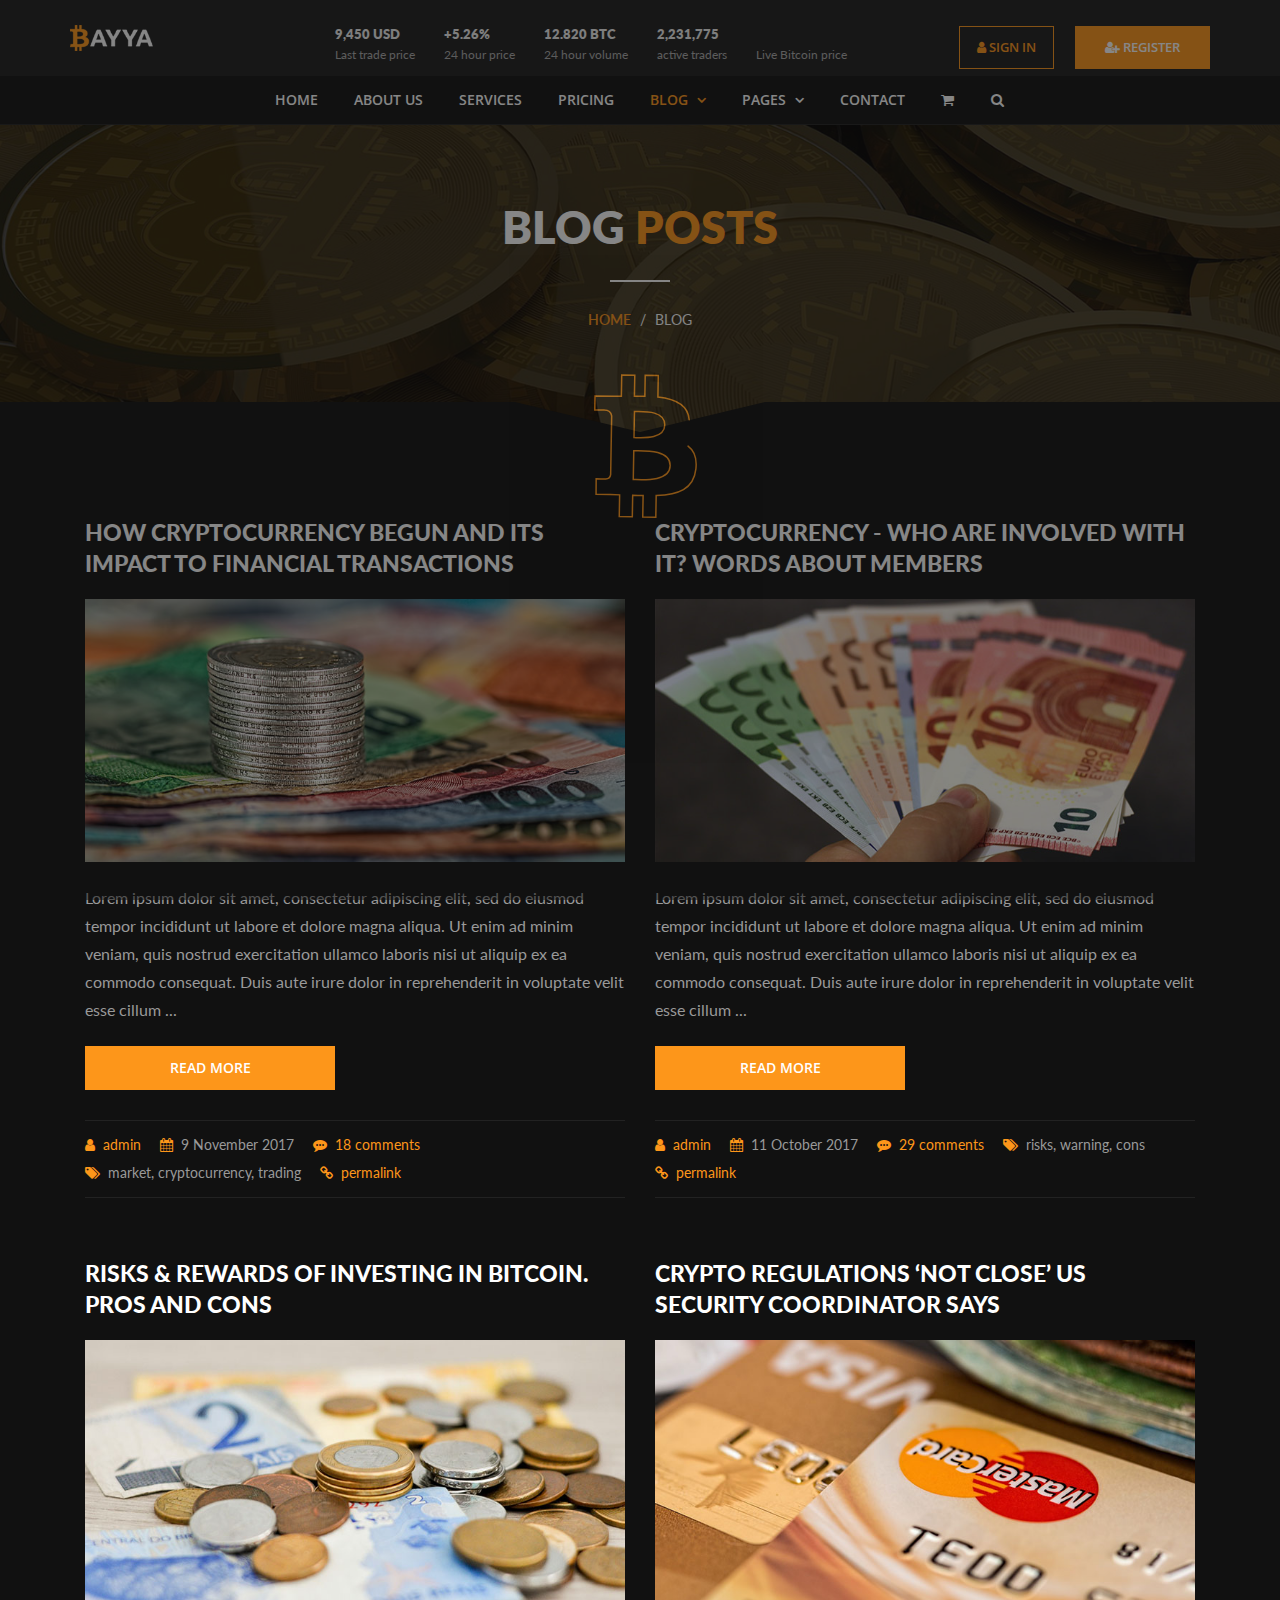
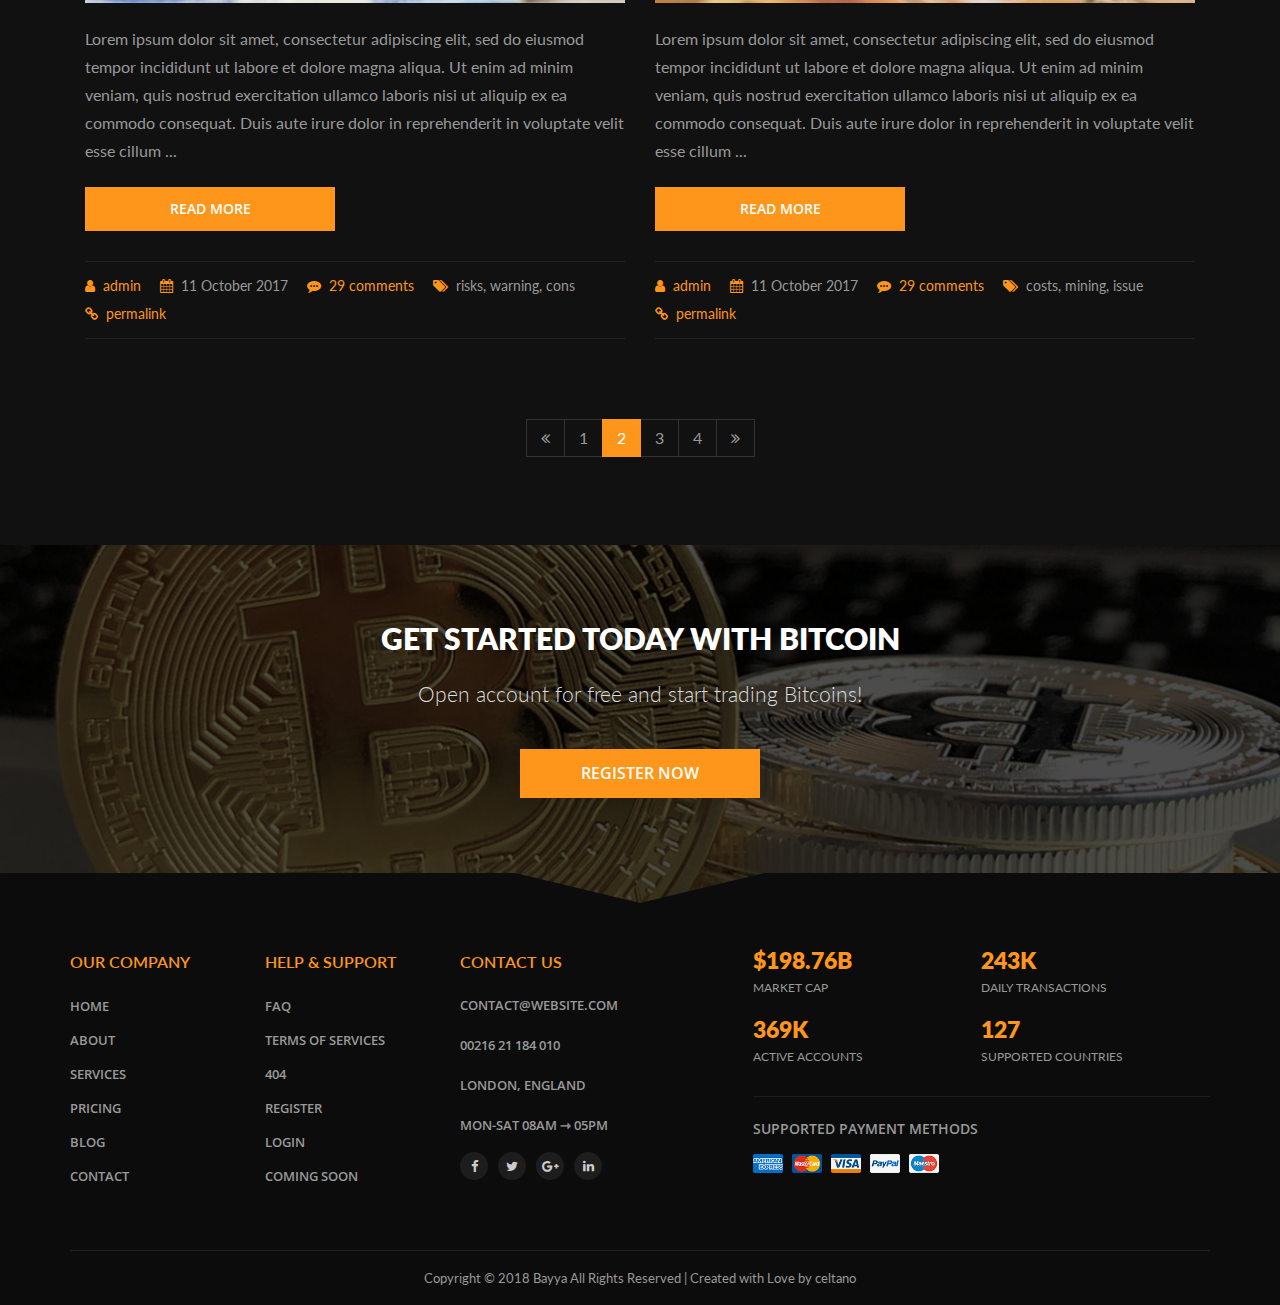
<file: blog-grid-no-sidebar.html>
<!DOCTYPE html>
<html lang="en">

<head>

    <meta charset="utf-8" />
    <title>Blog Right Sidebar - Bayya Bitcoin Crypto Currency Template</title>
    <meta name="viewport" content="width=device-width, initial-scale=1.0" />

    <!-- Favicon -->
    <link rel="shortcut icon" href="images/favicon.png">

    <!-- Template CSS Files -->
    <link rel="stylesheet" href="css/font-awesome.min.css">
    <link rel="stylesheet" href="css/bootstrap.min.css">
    <link rel="stylesheet" href="css/magnific-popup.css">
    <link rel="stylesheet" href="css/select2.min.css">
    <link rel="stylesheet" href="css/style.css">
	<link rel="stylesheet" href="css/skins/orange.css">

    <!-- Template JS Files -->
    <script src="js/modernizr.js"></script>

</head>

<body class="blog grid-no-sidebar">
    <!-- SVG Preloader Starts -->
    <div id="preloader">
        <div id="preloader-content">
            <svg version="1.1" id="Layer_1" xmlns="http://www.w3.org/2000/svg" xmlns:xlink="http://www.w3.org/1999/xlink" x="0px" y="0px" width="150px" height="150px" viewBox="100 100 400 400" xml:space="preserve">
                <filter id="dropshadow" height="130%">
                <feGaussianBlur in="SourceAlpha" stdDeviation="5"/>
                <feOffset dx="0" dy="0" result="offsetblur"/>
                <feFlood flood-color="red"/>
                <feComposite in2="offsetblur" operator="in"/>
                <feMerge>
                <feMergeNode/>
                <feMergeNode in="SourceGraphic"/>
                </feMerge>
                </filter>          
                <path class="path" fill="#000000" d="M446.089,261.45c6.135-41.001-25.084-63.033-67.769-77.735l13.844-55.532l-33.801-8.424l-13.48,54.068
                    c-8.896-2.217-18.015-4.304-27.091-6.371l13.568-54.429l-33.776-8.424l-13.861,55.521c-7.354-1.676-14.575-3.328-21.587-5.073
                    l0.034-0.171l-46.617-11.64l-8.993,36.102c0,0,25.08,5.746,24.549,6.105c13.689,3.42,16.159,12.478,15.75,19.658L208.93,357.23
                    c-1.675,4.158-5.925,10.401-15.494,8.031c0.338,0.485-24.579-6.134-24.579-6.134l-9.631,40.468l36.843,9.188
                    c8.178,2.051,16.209,4.19,24.098,6.217l-13.978,56.17l33.764,8.424l13.852-55.571c9.235,2.499,18.186,4.813,26.948,6.995
                    l-13.802,55.309l33.801,8.424l13.994-56.061c57.648,10.902,100.998,6.502,119.237-45.627c14.705-41.979-0.731-66.193-31.06-81.984
                    C425.008,305.984,441.655,291.455,446.089,261.45z M368.859,369.754c-10.455,41.983-81.128,19.285-104.052,13.589l18.562-74.404
                    C306.28,314.65,379.774,325.975,368.859,369.754z M379.302,260.846c-9.527,38.187-68.358,18.781-87.442,14.023l16.828-67.489
                    C327.767,212.14,389.234,221.02,379.302,260.846z"/>       
            </svg>
        </div>
    </div>
    <!-- SVG Preloader Ends -->
    <!-- Wrapper Starts -->
    <div class="wrapper">
        <!-- Header Starts -->
        <header class="header">
            <div class="container">
                <div class="row">
                    <!-- Logo Starts -->
                    <div class="main-logo col-xs-12 col-md-3 col-md-2 col-lg-2 hidden-xs">
                        <a href="index.html">
							<img style="width: 50%;" class="img-responsive" src="images/logo.png" alt="logo">
						</a>
                    </div>
                    <!-- Logo Ends -->
                    <!-- Statistics Starts -->
                    <div class="col-md-7 col-lg-7">
                        <ul class="unstyled bitcoin-stats text-center">
                            <li>
                                <h6>9,450 USD</h6><span>Last trade price</span></li>
                            <li>
                                <h6>+5.26%</h6><span>24 hour price</span></li>
                            <li>
                                <h6>12.820 BTC</h6><span>24 hour volume</span></li>
                            <li>
                                <h6>2,231,775</h6><span>active traders</span></li>
                            <li>
                                <div class="btcwdgt-price" data-bw-theme="light" data-bw-cur="usd"></div>
                                <span>Live Bitcoin price</span>
							</li>
                        </ul>
                    </div>
                    <!-- Statistics Ends -->
                    <!-- User Sign In/Sign Up Starts -->
                    <div class="col-md-3 col-lg-3">
                        <ul class="unstyled user">
                            <li class="sign-in"><a href="login.html" class="btn btn-primary"><i class="fa fa-user"></i> sign in</a></li>
                            <li class="sign-up"><a href="register.html" class="btn btn-primary"><i class="fa fa-user-plus"></i> register</a></li>
                        </ul>
                    </div>
                    <!-- User Sign In/Sign Up Ends -->
                </div>
            </div>
            <!-- Navigation Menu Starts -->
            <nav class="site-navigation navigation" id="site-navigation">
                <div class="container">
                    <div class="site-nav-inner">
                        <!-- Logo For ONLY Mobile display Starts -->
                        <a class="logo-mobile" href="index.html">
							<img class="img-responsive" src="images/logo.png" alt="">
						</a>
                        <!-- Logo For ONLY Mobile display Ends -->
                        <!-- Toggle Icon for Mobile Starts -->
                        <button type="button" class="navbar-toggle" data-toggle="collapse" data-target=".navbar-collapse">
							<span class="sr-only">Toggle navigation</span>
							<span class="icon-bar"></span>
							<span class="icon-bar"></span>
							<span class="icon-bar"></span>
						</button>
                        <!-- Toggle Icon for Mobile Ends -->
                        <div class="collapse navbar-collapse navbar-responsive-collapse">
                            <!-- Main Menu Starts -->
                            <ul class="nav navbar-nav">
                                <li><a href="index.html">Home</a></li>
                                <li><a href="about.html">About Us</a></li>
                                <li><a href="services.html">Services</a></li>
                                <li><a href="pricing.html">Pricing</a></li>
                                <li class="active dropdown">
                                    <a href="#" class="dropdown-toggle" data-toggle="dropdown">Blog <i class="fa fa-angle-down"></i></a>
                                    <ul class="dropdown-menu" role="menu">
                                        <li><a href="blog-right-sidebar.html">Right Sidebar</a></li>
                                        <li><a href="blog-left-sidebar.html">Left Sidebar</a></li>
										<li class="active"><a href="blog-grid-no-sidebar.html">Grid No Sidebar</a></li>
                                        <li><a href="blog-post.html">Single Post</a></li>
                                    </ul>
                                </li>
                                <li class="dropdown">
                                    <a href="#" class="dropdown-toggle" data-toggle="dropdown">pages <i class="fa fa-angle-down"></i></a>
                                    <ul class="dropdown-menu" role="menu">
                                        <li><a href="register.html">Register page</a></li>
                                        <li><a href="login.html">Login page</a></li>
										<li><a href="shopping-cart.html">Shopping cart</a></li>
                                        <li><a href="shopping-checkout.html">shopping checkout</a></li>
                                        <li><a href="faq.html">FAQ page</a></li>
                                        <li><a href="404.html">404 Page</a></li>
										<li><a href="503.html">Server Error Page</a></li>
                                        <li><a href="terms-of-services.html">Terms of Services</a></li>
										<li><a href="coming-soon.html">Coming Soon</a></li>
                                    </ul>
                                </li>
                                <li><a href="contact.html">Contact</a></li>
								<!-- Cart Icon Starts -->
								<li class="cart"><a href="shopping-cart.html"><i class="fa fa-shopping-cart"></i></a></li>
								<!-- Cart Icon Starts -->
                                <!-- Search Icon Starts -->
                                <li class="search"><button class="fa fa-search"></button></li>
                                <!-- Search Icon Ends -->
                            </ul>
                            <!-- Main Menu Ends -->
                        </div>
                    </div>
                </div>
                <!-- Search Input Starts -->
                <div class="site-search">
                    <div class="container">
                        <input type="text" placeholder="type your keyword and hit enter ...">
                        <span class="close">×</span>
                    </div>
                </div>
                <!-- Search Input Ends -->
            </nav>
            <!-- Navigation Menu Ends -->
        </header>
        <!-- Header Ends -->
		<!-- Banner Area Starts -->
		<section class="banner-area">
			<div class="banner-overlay">
				<div class="banner-text text-center">
					<div class="container">
						<!-- Section Title Starts -->
						<div class="row text-center">
							<div class="col-xs-12">
								<!-- Title Starts -->
								<h2 class="title-head">Blog <span>Posts</span></h2>
								<!-- Title Ends -->
								<hr>
								<!-- Breadcrumb Starts -->
								<ul class="breadcrumb">
									<li><a href="index.html"> home</a></li>
									<li>Blog</li>
								</ul>
								<!-- Breadcrumb Ends -->
							</div>
						</div>
						<!-- Section Title Ends -->
					</div>
				</div>
			</div>
		</section>
		<!-- Banner Area Ends -->
		<!-- Section Content Starts -->
        <section class="container blog-page">
			<div class="row">
				<div class="content col-xs-12 col-md-12">
					<!-- Article Starts -->
					<article class="col-md-6">
						<a href="blog-post.html"><h4>How Cryptocurrency Begun and Its Impact To Financial Transactions</h4></a>
						<!-- Figure Starts -->
						<figure>
							<a href="blog-post.html">
								<img class="img-responsive" src="images/blog/blog-post-1.jpg" alt="">
							</a>
						</figure>
						<!-- Figure Ends -->
						<!-- Excerpt Starts -->
						<p class="excerpt">Lorem ipsum dolor sit amet, consectetur adipiscing elit, sed do eiusmod tempor incididunt ut labore et dolore magna aliqua. Ut enim ad minim veniam, quis nostrud exercitation ullamco laboris nisi ut aliquip ex ea commodo consequat. Duis aute irure dolor in reprehenderit in voluptate velit esse cillum ...</p>
						<!-- Excerpt Ends -->
						<a href="blog-post.html" class="btn btn-primary btn-readmore">
							Read more
						</a>
						<!-- Meta Starts -->
						<div class="meta">
							<span><i class="fa fa-user"></i> <a href="#">admin</a></span>
							<span><i class="fa fa-calendar"></i> 9 November 2017</span>
							<span><i class="fa fa-commenting"></i> <a href="blog-post.html">18 comments</a></span>
							<span><i class="fa fa-tags"></i> market, cryptocurrency, trading</span>
							<span><i class="fa fa-link"></i> <a href="blog-post.html">permalink</a></span>
						</div>
						<!-- Meta Ends -->
					</article>
					<!-- Article Ends -->
					<!-- Article Starts -->
					<article class="col-md-6">
						<a href="blog-post.html"><h4>Cryptocurrency - Who Are Involved With It? Words about members</h4></a>
						<!-- Figure Starts -->
						<figure>
							<a href="blog-post.html">
								<img class="img-responsive" src="images/blog/blog-post-2.jpg" alt="">
							</a>
						</figure>
						<!-- Figure Ends -->
						<!-- Excerpt Starts -->
						<p class="excerpt">Lorem ipsum dolor sit amet, consectetur adipiscing elit, sed do eiusmod tempor incididunt ut labore et dolore magna aliqua. Ut enim ad minim veniam, quis nostrud exercitation ullamco laboris nisi ut aliquip ex ea commodo consequat. Duis aute irure dolor in reprehenderit in voluptate velit esse cillum ...</p>
						<!-- Excerpt Ends -->
						<a href="blog-post.html" class="btn btn-primary btn-readmore">
							Read more
						</a>
						<!-- Meta Starts -->
						<div class="meta">
							<span><i class="fa fa-user"></i> <a href="#">admin</a></span>
							<span><i class="fa fa-calendar"></i> 11 October 2017</span>
							<span><i class="fa fa-commenting"></i> <a href="blog-post.html">29 comments</a></span>
							<span><i class="fa fa-tags"></i> risks, warning, cons</span>
							<span><i class="fa fa-link"></i> <a href="blog-post.html">permalink</a></span>
						</div>
						<!-- Meta Ends -->
					</article>
					<!-- Article Ends -->
					<!-- Article Starts -->
					<article class="col-md-6">
						<a href="blog-post.html"><h4>Risks & Rewards Of Investing In Bitcoin. Pros and Cons</h4></a>
						<!-- Figure Starts -->
						<figure>
							<a href="blog-post.html">
								<img class="img-responsive" src="images/blog/blog-post-3.jpg" alt="">
							</a>
						</figure>
						<!-- Figure Ends -->
						<!-- Excerpt Starts -->
						<p class="excerpt">Lorem ipsum dolor sit amet, consectetur adipiscing elit, sed do eiusmod tempor incididunt ut labore et dolore magna aliqua. Ut enim ad minim veniam, quis nostrud exercitation ullamco laboris nisi ut aliquip ex ea commodo consequat. Duis aute irure dolor in reprehenderit in voluptate velit esse cillum ...</p>
						<!-- Excerpt Ends -->
						<a href="blog-post.html" class="btn btn-primary btn-readmore">
							Read more
						</a>
						<!-- Meta Starts -->
						<div class="meta">
							<span><i class="fa fa-user"></i> <a href="#">admin</a></span>
							<span><i class="fa fa-calendar"></i> 11 October 2017</span>
							<span><i class="fa fa-commenting"></i> <a href="blog-post.html">29 comments</a></span>
							<span><i class="fa fa-tags"></i> risks, warning, cons</span>
							<span><i class="fa fa-link"></i> <a href="blog-post.html">permalink</a></span>
						</div>
						<!-- Meta Ends -->
					</article>
					<!-- Article Ends -->
					<!-- Article Starts -->
					<article class="col-md-6">
						<a href="blog-post.html"><h4>Crypto Regulations ‘Not Close’ US Security Coordinator Says</h4></a>
						<!-- Figure Starts -->
						<figure>
							<a href="blog-post.html">
								<img class="img-responsive" src="images/blog/blog-post-4.jpg" alt="">
							</a>
						</figure>
						<!-- Figure Ends -->
						<!-- Excerpt Starts -->
						<p class="excerpt">Lorem ipsum dolor sit amet, consectetur adipiscing elit, sed do eiusmod tempor incididunt ut labore et dolore magna aliqua. Ut enim ad minim veniam, quis nostrud exercitation ullamco laboris nisi ut aliquip ex ea commodo consequat. Duis aute irure dolor in reprehenderit in voluptate velit esse cillum ...</p>
						<!-- Excerpt Ends -->
						<a href="blog-post.html" class="btn btn-primary btn-readmore">
							Read more
						</a>
						<!-- Meta Starts -->
						<div class="meta">
							<span><i class="fa fa-user"></i> <a href="#">admin</a></span>
							<span><i class="fa fa-calendar"></i> 11 October 2017</span>
							<span><i class="fa fa-commenting"></i> <a href="blog-post.html">29 comments</a></span>
							<span><i class="fa fa-tags"></i> costs, mining, issue</span>
							<span><i class="fa fa-link"></i> <a href="blog-post.html">permalink</a></span>
						</div>
						<!-- Meta Ends -->
					</article>
					<!-- Article Ends -->
					<nav class="col-xs-12 text-center" aria-label="Page navigation">
					  <ul class="pagination">
						<li>
						  <a href="#" aria-label="Previous">
							<span aria-hidden="true"><i class="fa fa-angle-double-left"></i></span>
						  </a>
						</li>
						<li><a href="#">1</a></li>
						<li class="active"><a href="#">2</a></li>
						<li><a href="#">3</a></li>
						<li><a href="#">4</a></li>
						<li>
						  <a href="#" aria-label="Next">
							<span aria-hidden="true"><i class="fa fa-angle-double-right"></i></span>
						  </a>
						</li>
					  </ul>
					</nav>
				</div>
			</div>
		</section>
		<!-- Section Content Ends -->
        <!-- Call To Action Section Starts -->
        <section class="call-action-all">
			<div class="call-action-all-overlay">
				<div class="container">
					<div class="row">
						<div class="col-xs-12">
							<!-- Call To Action Text Starts -->
							<div class="action-text">
								<h2>Get Started Today With Bitcoin</h2>
								<p class="lead">Open account for free and start trading Bitcoins!</p>
							</div>
							<!-- Call To Action Text Ends -->
							<!-- Call To Action Button Starts -->
							<p class="action-btn"><a class="btn btn-primary" href="register.html">Register Now</a></p>
							<!-- Call To Action Button Ends -->
						</div>
					</div>
				</div>
			</div>
        </section>
        <!-- Call To Action Section Ends -->
        <!-- Footer Starts -->
        <footer class="footer">
            <!-- Footer Top Area Starts -->
            <div class="top-footer">
                <div class="container">
                    <div class="row">
                        <!-- Footer Widget Starts -->
                        <div class="col-sm-4 col-md-2">
                            <h4>Our Company</h4>
                            <div class="menu">
                                <ul>
                                    <li><a href="index.html">Home</a></li>
                                    <li><a href="about.html">About</a></li>
                                    <li><a href="services.html">Services</a></li>
                                    <li><a href="pricing.html">Pricing</a></li>
                                    <li><a href="blog-right-sidebar.html">Blog</a></li>
                                    <li><a href="contact.html">Contact</a></li>
                                </ul>
                            </div>
                        </div>
                        <!-- Footer Widget Ends -->
                        <!-- Footer Widget Starts -->
                        <div class="col-sm-4 col-md-2">
                            <h4>Help & Support</h4>
                            <div class="menu">
                                <ul>
                                    <li><a href="faq.html">FAQ</a></li>
                                    <li><a href="terms-of-services.html">Terms of Services</a></li>
                                    <li><a href="404.html">404</a></li>
                                    <li><a href="register.html">Register</a></li>
                                    <li><a href="login.html">Login</a></li>
                                    <li><a href="coming-soon.html">Coming Soon</a></li>
                                </ul>
                            </div>
                        </div>
                        <!-- Footer Widget Ends -->
                        <!-- Footer Widget Starts -->
                        <div class="col-sm-4 col-md-3">
                            <h4>Contact Us </h4>
                            <div class="contacts">
                                <div>
                                    <span>contact@website.com</span>
                                </div>
                                <div>
                                    <span>00216 21 184 010</span>
                                </div>
                                <div>
                                    <span>London, England</span>
                                </div>
                                <div>
                                    <span>mon-sat 08am &#x21FE; 05pm</span>
                                </div>
                            </div>
							<!-- Social Media Profiles Starts -->
                            <div class="social-footer">
                                <ul>
                                    <li><a href="#" target="_blank"><i class="fa fa-facebook"></i></a></li>
                                    <li><a href="#" target="_blank"><i class="fa fa-twitter"></i></a></li>
                                    <li><a href="#" target="_blank"><i class="fa fa-google-plus"></i></a></li>
                                    <li><a href="#" target="_blank"><i class="fa fa-linkedin"></i></a></li>
                                </ul>
                            </div>
							<!-- Social Media Profiles Ends -->
                        </div>
                        <!-- Footer Widget Ends -->
						<!-- Footer Widget Starts -->
                        <div class="col-sm-12 col-md-5">
							<!-- Facts Starts -->
							<div class="facts-footer">
								<div>
									<h5>$198.76B</h5>
									<span>Market cap</span>
								</div>
								<div>
									<h5>243K</h5>
									<span>daily transactions</span>
								</div>
								<div>
									<h5>369K</h5>
									<span>active accounts</span>
								</div>
								<div>
									<h5>127</h5>
									<span>supported countries</span>
								</div>
							</div>
							<!-- Facts Ends -->
							<hr>
							<!-- Supported Payment Cards Logo Starts -->
							<div class="payment-logos">
								<h4 class="payment-title">supported payment methods</h4>
								<img src="images/icons/payment/american-express.png" alt="american-express">
								<img src="images/icons/payment/mastercard.png" alt="mastercard">
								<img src="images/icons/payment/visa.png" alt="visa">
								<img src="images/icons/payment/paypal.png" alt="paypal">
								<img class="last" src="images/icons/payment/maestro.png" alt="maestro">
							</div>
							<!-- Supported Payment Cards Logo Ends -->
                        </div>
                        <!-- Footer Widget Ends -->
                    </div>
                </div>
            </div>
            <!-- Footer Top Area Ends -->
            <!-- Footer Bottom Area Starts -->
            <div class="bottom-footer">
                <div class="container">
                    <div class="row">
                        <div class="col-xs-12">
                            <!-- Copyright Text Starts -->
                            <p class="text-center">Copyright © 2018 Bayya All Rights Reserved | Created with Love by <a href="https://themeforest.net/user/celtano" target="_blank">celtano</a></p>
                            <!-- Copyright Text Ends -->
                        </div>
                    </div>
                </div>
            </div>
            <!-- Footer Bottom Area Ends -->
        </footer>
        <!-- Footer Ends -->
		<!-- Back To Top Starts  -->
        <a href="#" id="back-to-top" class="back-to-top fa fa-arrow-up"></a>
		<!-- Back To Top Ends  -->
		
        <!-- Template JS Files -->
        <script src="js/jquery-2.2.4.min.js"></script>
        <script src="js/bootstrap.min.js"></script>
        <script src="js/select2.min.js"></script>
        <script src="js/jquery.magnific-popup.min.js"></script>
        <script src="js/custom.js"></script>

    </div>
    <!-- Wrapper Ends -->
</body>

</html>
</file>
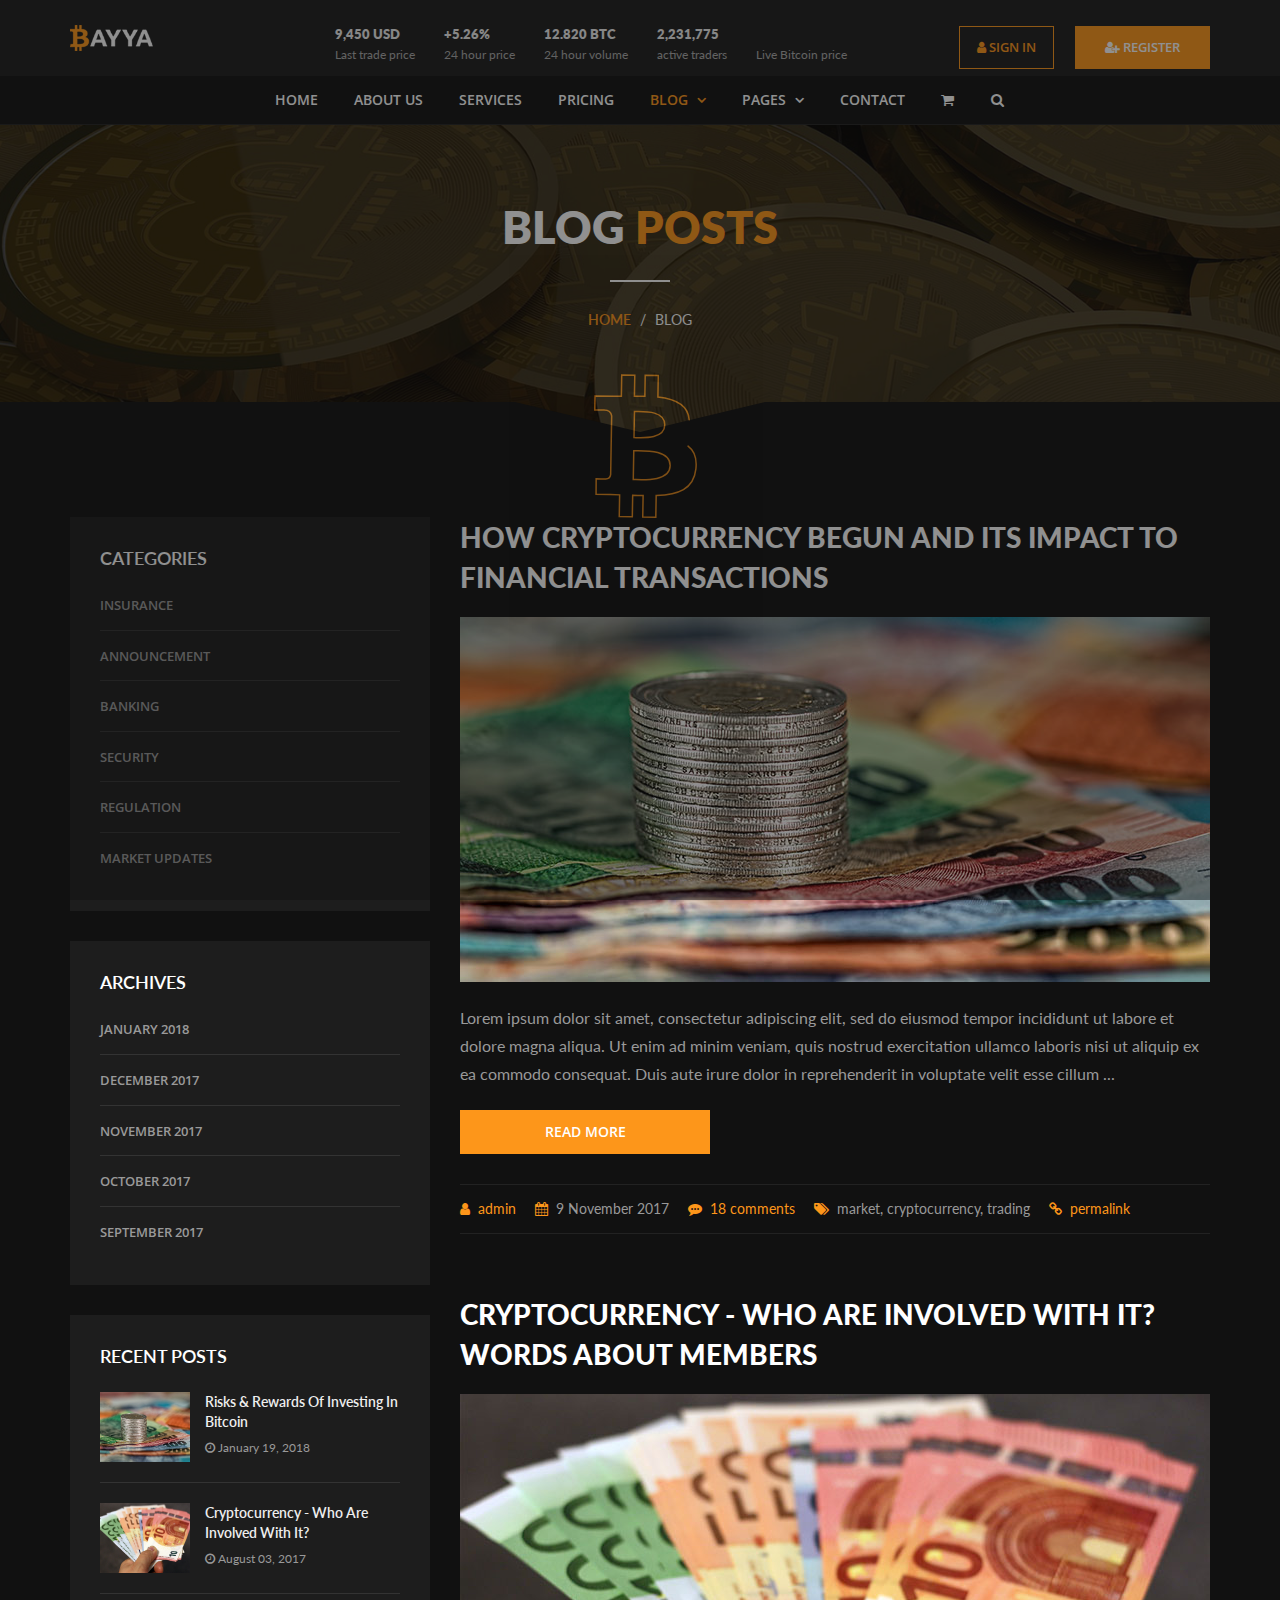
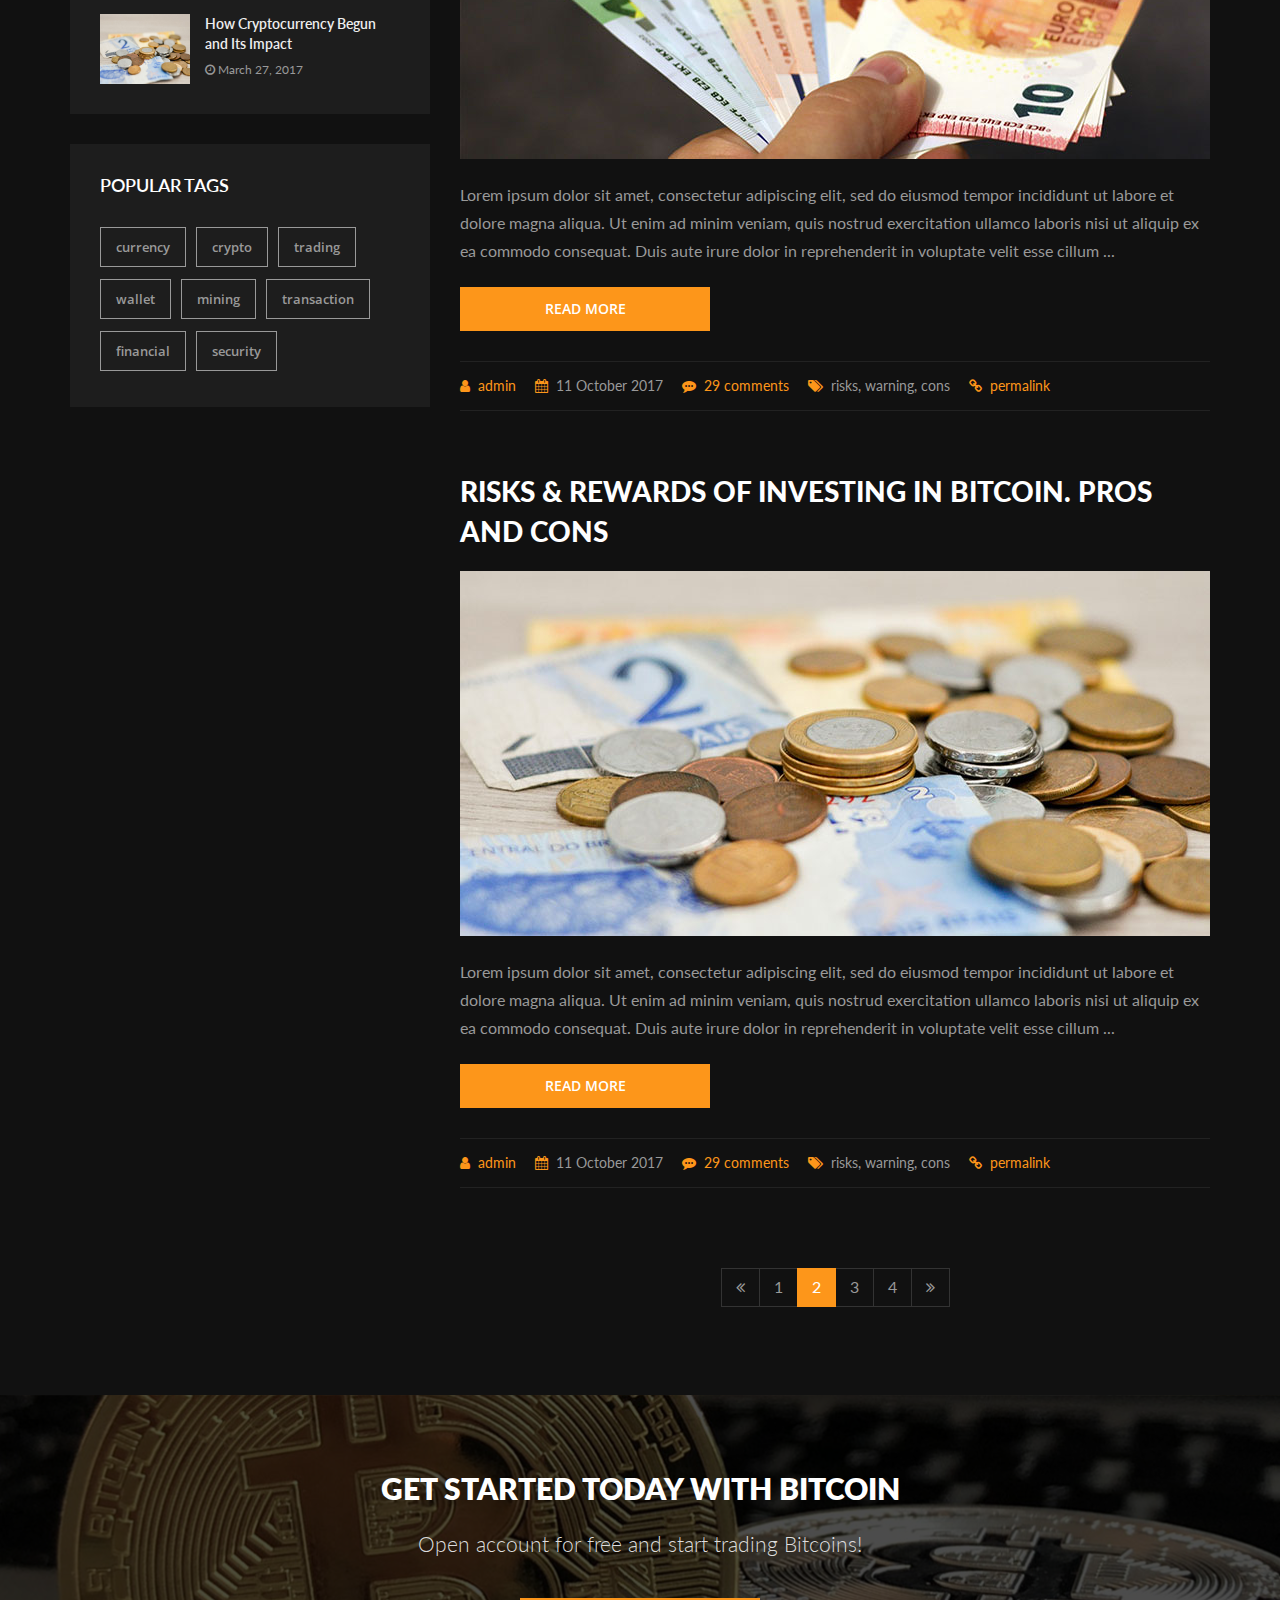
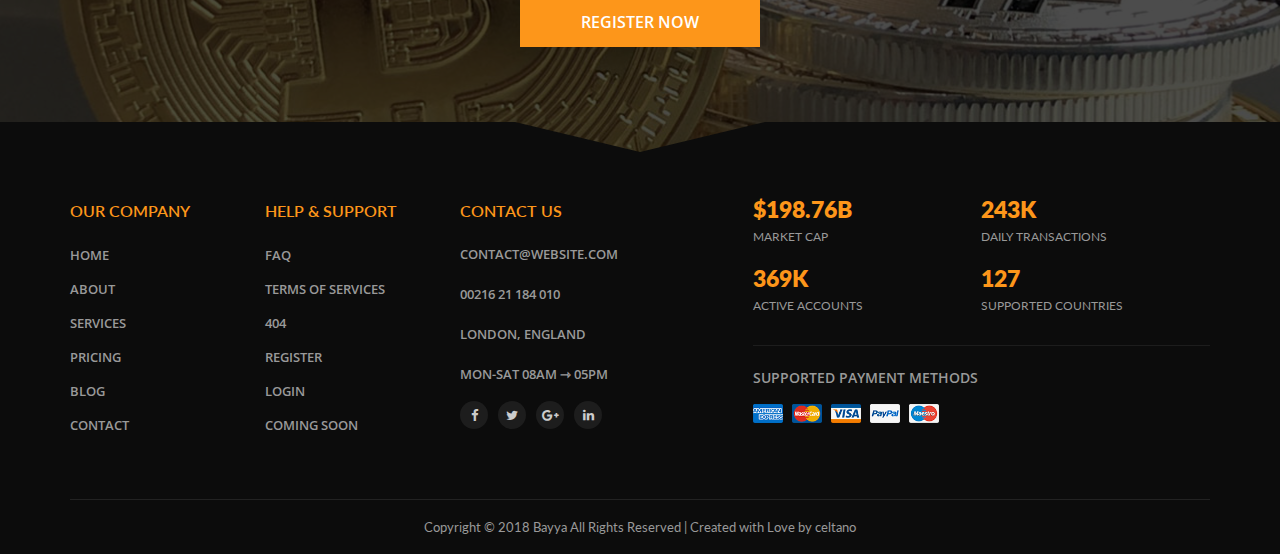
<file: blog-left-sidebar.html>
<!DOCTYPE html>
<html lang="en">

<head>

    <meta charset="utf-8" />
    <title>Blog Right Sidebar - Bayya Bitcoin Crypto Currency Template</title>
    <meta name="viewport" content="width=device-width, initial-scale=1.0" />

    <!-- Favicon -->
    <link rel="shortcut icon" href="images/favicon.png">

    <!-- Template CSS Files -->
    <link rel="stylesheet" href="css/font-awesome.min.css">
    <link rel="stylesheet" href="css/bootstrap.min.css">
    <link rel="stylesheet" href="css/magnific-popup.css">
    <link rel="stylesheet" href="css/select2.min.css">
    <link rel="stylesheet" href="css/style.css">
	<link rel="stylesheet" href="css/skins/orange.css">

    <!-- Template JS Files -->
    <script src="js/modernizr.js"></script>

</head>

<body class="blog">
    <!-- SVG Preloader Starts -->
    <div id="preloader">
        <div id="preloader-content">
            <svg version="1.1" id="Layer_1" xmlns="http://www.w3.org/2000/svg" xmlns:xlink="http://www.w3.org/1999/xlink" x="0px" y="0px" width="150px" height="150px" viewBox="100 100 400 400" xml:space="preserve">
                <filter id="dropshadow" height="130%">
                <feGaussianBlur in="SourceAlpha" stdDeviation="5"/>
                <feOffset dx="0" dy="0" result="offsetblur"/>
                <feFlood flood-color="red"/>
                <feComposite in2="offsetblur" operator="in"/>
                <feMerge>
                <feMergeNode/>
                <feMergeNode in="SourceGraphic"/>
                </feMerge>
                </filter>          
                <path class="path" fill="#000000" d="M446.089,261.45c6.135-41.001-25.084-63.033-67.769-77.735l13.844-55.532l-33.801-8.424l-13.48,54.068
                    c-8.896-2.217-18.015-4.304-27.091-6.371l13.568-54.429l-33.776-8.424l-13.861,55.521c-7.354-1.676-14.575-3.328-21.587-5.073
                    l0.034-0.171l-46.617-11.64l-8.993,36.102c0,0,25.08,5.746,24.549,6.105c13.689,3.42,16.159,12.478,15.75,19.658L208.93,357.23
                    c-1.675,4.158-5.925,10.401-15.494,8.031c0.338,0.485-24.579-6.134-24.579-6.134l-9.631,40.468l36.843,9.188
                    c8.178,2.051,16.209,4.19,24.098,6.217l-13.978,56.17l33.764,8.424l13.852-55.571c9.235,2.499,18.186,4.813,26.948,6.995
                    l-13.802,55.309l33.801,8.424l13.994-56.061c57.648,10.902,100.998,6.502,119.237-45.627c14.705-41.979-0.731-66.193-31.06-81.984
                    C425.008,305.984,441.655,291.455,446.089,261.45z M368.859,369.754c-10.455,41.983-81.128,19.285-104.052,13.589l18.562-74.404
                    C306.28,314.65,379.774,325.975,368.859,369.754z M379.302,260.846c-9.527,38.187-68.358,18.781-87.442,14.023l16.828-67.489
                    C327.767,212.14,389.234,221.02,379.302,260.846z"/>       
            </svg>
        </div>
    </div>
    <!-- SVG Preloader Ends -->
    <!-- Wrapper Starts -->
    <div class="wrapper">
        <!-- Header Starts -->
        <header class="header">
            <div class="container">
                <div class="row">
                    <!-- Logo Starts -->
                    <div class="main-logo col-xs-12 col-md-3 col-md-2 col-lg-2 hidden-xs">
                        <a href="index.html">
							<img style="width: 50%;" class="img-responsive" src="images/logo.png" alt="logo">
						</a>
                    </div>
                    <!-- Logo Ends -->
                    <!-- Statistics Starts -->
                    <div class="col-md-7 col-lg-7">
                        <ul class="unstyled bitcoin-stats text-center">
                            <li>
                                <h6>9,450 USD</h6><span>Last trade price</span></li>
                            <li>
                                <h6>+5.26%</h6><span>24 hour price</span></li>
                            <li>
                                <h6>12.820 BTC</h6><span>24 hour volume</span></li>
                            <li>
                                <h6>2,231,775</h6><span>active traders</span></li>
                            <li>
                                <div class="btcwdgt-price" data-bw-theme="light" data-bw-cur="usd"></div>
                                <span>Live Bitcoin price</span>
							</li>
                        </ul>
                    </div>
                    <!-- Statistics Ends -->
                    <!-- User Sign In/Sign Up Starts -->
                    <div class="col-md-3 col-lg-3">
                        <ul class="unstyled user">
                            <li class="sign-in"><a href="login.html" class="btn btn-primary"><i class="fa fa-user"></i> sign in</a></li>
                            <li class="sign-up"><a href="register.html" class="btn btn-primary"><i class="fa fa-user-plus"></i> register</a></li>
                        </ul>
                    </div>
                    <!-- User Sign In/Sign Up Ends -->
                </div>
            </div>
            <!-- Navigation Menu Starts -->
            <nav class="site-navigation navigation" id="site-navigation">
                <div class="container">
                    <div class="site-nav-inner">
                        <!-- Logo For ONLY Mobile display Starts -->
                        <a class="logo-mobile" href="index.html">
							<img class="img-responsive" src="images/logo.png" alt="">
						</a>
                        <!-- Logo For ONLY Mobile display Ends -->
                        <!-- Toggle Icon for Mobile Starts -->
                        <button type="button" class="navbar-toggle" data-toggle="collapse" data-target=".navbar-collapse">
							<span class="sr-only">Toggle navigation</span>
							<span class="icon-bar"></span>
							<span class="icon-bar"></span>
							<span class="icon-bar"></span>
						</button>
                        <!-- Toggle Icon for Mobile Ends -->
                        <div class="collapse navbar-collapse navbar-responsive-collapse">
                            <!-- Main Menu Starts -->
                            <ul class="nav navbar-nav">
                                <li><a href="index.html">Home</a></li>
                                <li><a href="about.html">About Us</a></li>
                                <li><a href="services.html">Services</a></li>
                                <li><a href="pricing.html">Pricing</a></li>
                                <li class="active dropdown">
                                    <a href="#" class="dropdown-toggle" data-toggle="dropdown">Blog <i class="fa fa-angle-down"></i></a>
                                    <ul class="dropdown-menu" role="menu">
                                        <li><a href="blog-right-sidebar.html">Right Sidebar</a></li>
                                        <li class="active"><a href="blog-left-sidebar.html">Left Sidebar</a></li>
										<li><a href="blog-grid-no-sidebar.html">Grid No Sidebar</a></li>
                                        <li><a href="blog-post.html">Single Post</a></li>
                                    </ul>
                                </li>
                                <li class="dropdown">
                                    <a href="#" class="dropdown-toggle" data-toggle="dropdown">pages <i class="fa fa-angle-down"></i></a>
                                    <ul class="dropdown-menu" role="menu">
                                        <li><a href="register.html">Register page</a></li>
                                        <li><a href="login.html">Login page</a></li>
										<li><a href="shopping-cart.html">Shopping cart</a></li>
                                        <li><a href="shopping-checkout.html">shopping checkout</a></li>
                                        <li><a href="faq.html">FAQ page</a></li>
                                        <li><a href="404.html">404 Page</a></li>
										<li><a href="503.html">Server Error Page</a></li>
                                        <li><a href="terms-of-services.html">Terms of Services</a></li>
										<li><a href="coming-soon.html">Coming Soon</a></li>
                                    </ul>
                                </li>
                                <li><a href="contact.html">Contact</a></li>
								<!-- Cart Icon Starts -->
								<li class="cart"><a href="shopping-cart.html"><i class="fa fa-shopping-cart"></i></a></li>
								<!-- Cart Icon Starts -->
                                <!-- Search Icon Starts -->
                                <li class="search"><button class="fa fa-search"></button></li>
                                <!-- Search Icon Ends -->
                            </ul>
                            <!-- Main Menu Ends -->
                        </div>
                    </div>
                </div>
                <!-- Search Input Starts -->
                <div class="site-search">
                    <div class="container">
                        <input type="text" placeholder="type your keyword and hit enter ...">
                        <span class="close">×</span>
                    </div>
                </div>
                <!-- Search Input Ends -->
            </nav>
            <!-- Navigation Menu Ends -->
        </header>
        <!-- Header Ends -->
		<!-- Banner Area Starts -->
		<section class="banner-area">
			<div class="banner-overlay">
				<div class="banner-text text-center">
					<div class="container">
						<!-- Section Title Starts -->
						<div class="row text-center">
							<div class="col-xs-12">
								<!-- Title Starts -->
								<h2 class="title-head">Blog <span>Posts</span></h2>
								<!-- Title Ends -->
								<hr>
								<!-- Breadcrumb Starts -->
								<ul class="breadcrumb">
									<li><a href="index.html"> home</a></li>
									<li>Blog</li>
								</ul>
								<!-- Breadcrumb Ends -->
							</div>
						</div>
						<!-- Section Title Ends -->
					</div>
				</div>
			</div>
		</section>
		<!-- Banner Area Ends -->
		<!-- Section Content Starts -->
        <section class="container blog-page">
			<div class="row">
				<!-- Sidebar Starts -->
				<div class="sidebar col-xs-12 col-md-4">
					<!-- Categories Widget Starts -->
					<div class="widget">
						<h3 class="widget-title">Categories</h3>
						<ul class="nav nav-tabs">
							<li><a href="#">Insurance</a></li>
							<li><a href="#">Announcement</a></li>
							<li><a href="#">Banking</a></li>
							<li><a href="#">Security</a></li>
							<li><a href="#">Regulation</a></li>
							<li><a href="#">Market Updates</a></li>
						</ul>
					</div>
					<!-- Categories Widget Ends -->
					<!-- Archives Widget Starts -->
					<div class="widget">
						<h3 class="widget-title">Archives</h3>
						<ul class="arrow nav nav-tabs">
							<li><a href="#">January 2018</a></li>
							<li><a href="#">December 2017</a></li>
							<li><a href="#">November 2017</a></li>
							<li><a href="#">October 2017</a></li>
							<li><a href="#">September 2017</a></li>
						</ul>
					</div>
					<!-- Archives Widget Ends -->
					<!-- Latest Posts Widget Ends -->
					<div class="widget recent-posts">
						<h3 class="widget-title">Recent Posts</h3>
						<ul class="unstyled clearfix">
						<!-- Recent Post Widget Starts -->
						<li>
							<div class="posts-thumb pull-left"> 
								<a href="blog-post.html">
									<img alt="img" src="images/blog/blog-post-small-1.jpg">
								</a>
							</div>
							<div class="post-info">
								<h4 class="entry-title">
									<a href="blog-post.html">Risks & Rewards Of Investing In Bitcoin</a>
								</h4>
								<p class="post-meta">
									<span class="post-date"><i class="fa fa-clock-o"></i> January 19, 2018</span>
								</p>
							</div>
							<div class="clearfix"></div>
						</li>
						<!-- Recent Post Widget Ends -->
						<!-- Recent Post Widget Starts -->
						<li>
							<div class="posts-thumb pull-left"> 
								<a href="blog-post-light.html">
									<img alt="img" src="images/blog/blog-post-small-2.jpg">
								</a>
							</div>
							<div class="post-info">
								<h4 class="entry-title">
									<a href="blog-post-light.html">Cryptocurrency - Who Are Involved With It?</a>
								</h4>
								<p class="post-meta">
									<span class="post-date"><i class="fa fa-clock-o"></i>  August 03, 2017</span>
								</p>
							</div>
							<div class="clearfix"></div>
						</li>
						<!-- Recent Post Widget Ends -->
						<!-- Recent Post Widget Starts -->
						<li>
							<div class="posts-thumb pull-left"> 
								<a href="blog-post-light.html">
									<img alt="img" src="images/blog/blog-post-small-3.jpg">
								</a>
							</div>
							<div class="post-info">
								<h4 class="entry-title">
									<a href="blog-post-light.html">How Cryptocurrency Begun and Its Impact</a>
								</h4>
								<p class="post-meta">
									<span class="post-date"><i class="fa fa-clock-o"></i>  March 27, 2017</span>
								</p>
							</div>
							<div class="clearfix"></div>
						</li>
						<!-- Recent Post Widget Ends -->
						</ul>
					</div>
					<!-- Latest Posts Widget Ends -->
					<!-- Tags Widget Starts -->
					<div class="widget widget-tags">
						<h3 class="widget-title">Popular Tags </h3>
						<ul class="unstyled clearfix">
							<li><a href="#">currency</a></li>
							<li><a href="#">crypto</a></li>
							<li><a href="#">trading</a></li>
							<li><a href="#">wallet</a></li>
							<li><a href="#">mining</a></li>
							<li><a href="#">transaction</a></li>
							<li><a href="#">financial</a></li>
							<li><a href="#">security</a></li>
			            </ul>
					</div>
					<!-- Tags Widget Ends -->
				</div>
				<!-- Sidebar Ends -->
				<div class="content col-xs-12 col-md-8">
					<!-- Article Starts -->
					<article>
						<a href="blog-post.html"><h4>How Cryptocurrency Begun and Its Impact To Financial Transactions</h4></a>
						<!-- Figure Starts -->
						<figure>
							<a href="blog-post.html">
								<img class="img-responsive" src="images/blog/blog-post-1.jpg" alt="">
							</a>
						</figure>
						<!-- Figure Ends -->
						<!-- Excerpt Starts -->
						<p class="excerpt">Lorem ipsum dolor sit amet, consectetur adipiscing elit, sed do eiusmod tempor incididunt ut labore et dolore magna aliqua. Ut enim ad minim veniam, quis nostrud exercitation ullamco laboris nisi ut aliquip ex ea commodo consequat. Duis aute irure dolor in reprehenderit in voluptate velit esse cillum ...</p>
						<!-- Excerpt Ends -->
						<a href="blog-post.html" class="btn btn-primary btn-readmore">
							Read more
						</a>
						<!-- Meta Starts -->
						<div class="meta">
							<span><i class="fa fa-user"></i> <a href="#">admin</a></span>
							<span><i class="fa fa-calendar"></i> 9 November 2017</span>
							<span><i class="fa fa-commenting"></i> <a href="blog-post.html">18 comments</a></span>
							<span><i class="fa fa-tags"></i> market, cryptocurrency, trading</span>
							<span><i class="fa fa-link"></i> <a href="blog-post.html">permalink</a></span>
						</div>
						<!-- Meta Ends -->
					</article>
					<!-- Article Ends -->
					<!-- Article Starts -->
					<article>
						<a href="blog-post.html"><h4>Cryptocurrency - Who Are Involved With It? Words about members</h4></a>
						<!-- Figure Starts -->
						<figure>
							<a href="blog-post.html">
								<img class="img-responsive" src="images/blog/blog-post-2.jpg" alt="">
							</a>
						</figure>
						<!-- Figure Ends -->
						<!-- Excerpt Starts -->
						<p class="excerpt">Lorem ipsum dolor sit amet, consectetur adipiscing elit, sed do eiusmod tempor incididunt ut labore et dolore magna aliqua. Ut enim ad minim veniam, quis nostrud exercitation ullamco laboris nisi ut aliquip ex ea commodo consequat. Duis aute irure dolor in reprehenderit in voluptate velit esse cillum ...</p>
						<!-- Excerpt Ends -->
						<a href="blog-post.html" class="btn btn-primary btn-readmore">
							Read more
						</a>
						<!-- Meta Starts -->
						<div class="meta">
							<span><i class="fa fa-user"></i> <a href="#">admin</a></span>
							<span><i class="fa fa-calendar"></i> 11 October 2017</span>
							<span><i class="fa fa-commenting"></i> <a href="blog-post.html">29 comments</a></span>
							<span><i class="fa fa-tags"></i> risks, warning, cons</span>
							<span><i class="fa fa-link"></i> <a href="blog-post.html">permalink</a></span>
						</div>
						<!-- Meta Ends -->
					</article>
					<!-- Article Ends -->
					<!-- Article Starts -->
					<article>
						<a href="blog-post.html"><h4>Risks & Rewards Of Investing In Bitcoin. Pros and Cons</h4></a>
						<!-- Figure Starts -->
						<figure>
							<a href="blog-post.html">
								<img class="img-responsive" src="images/blog/blog-post-3.jpg" alt="">
							</a>
						</figure>
						<!-- Figure Ends -->
						<!-- Excerpt Starts -->
						<p class="excerpt">Lorem ipsum dolor sit amet, consectetur adipiscing elit, sed do eiusmod tempor incididunt ut labore et dolore magna aliqua. Ut enim ad minim veniam, quis nostrud exercitation ullamco laboris nisi ut aliquip ex ea commodo consequat. Duis aute irure dolor in reprehenderit in voluptate velit esse cillum ...</p>
						<!-- Excerpt Ends -->
						<a href="blog-post.html" class="btn btn-primary btn-readmore">
							Read more
						</a>
						<!-- Meta Starts -->
						<div class="meta">
							<span><i class="fa fa-user"></i> <a href="#">admin</a></span>
							<span><i class="fa fa-calendar"></i> 11 October 2017</span>
							<span><i class="fa fa-commenting"></i> <a href="blog-post.html">29 comments</a></span>
							<span><i class="fa fa-tags"></i> risks, warning, cons</span>
							<span><i class="fa fa-link"></i> <a href="blog-post.html">permalink</a></span>
						</div>
						<!-- Meta Ends -->
					</article>
					<!-- Article Ends -->
					<nav class="col-xs-12 text-center" aria-label="Page navigation">
					  <ul class="pagination">
						<li>
						  <a href="#" aria-label="Previous">
							<span aria-hidden="true"><i class="fa fa-angle-double-left"></i></span>
						  </a>
						</li>
						<li><a href="#">1</a></li>
						<li class="active"><a href="#">2</a></li>
						<li><a href="#">3</a></li>
						<li><a href="#">4</a></li>
						<li>
						  <a href="#" aria-label="Next">
							<span aria-hidden="true"><i class="fa fa-angle-double-right"></i></span>
						  </a>
						</li>
					  </ul>
					</nav>
				</div>
			</div>
		</section>
		<!-- Section Content Ends -->
        <!-- Call To Action Section Starts -->
        <section class="call-action-all">
			<div class="call-action-all-overlay">
				<div class="container">
					<div class="row">
						<div class="col-xs-12">
							<!-- Call To Action Text Starts -->
							<div class="action-text">
								<h2>Get Started Today With Bitcoin</h2>
								<p class="lead">Open account for free and start trading Bitcoins!</p>
							</div>
							<!-- Call To Action Text Ends -->
							<!-- Call To Action Button Starts -->
							<p class="action-btn"><a class="btn btn-primary" href="register.html">Register Now</a></p>
							<!-- Call To Action Button Ends -->
						</div>
					</div>
				</div>
			</div>
        </section>
        <!-- Call To Action Section Ends -->
        <!-- Footer Starts -->
        <footer class="footer">
            <!-- Footer Top Area Starts -->
            <div class="top-footer">
                <div class="container">
                    <div class="row">
                        <!-- Footer Widget Starts -->
                        <div class="col-sm-4 col-md-2">
                            <h4>Our Company</h4>
                            <div class="menu">
                                <ul>
                                    <li><a href="index.html">Home</a></li>
                                    <li><a href="about.html">About</a></li>
                                    <li><a href="services.html">Services</a></li>
                                    <li><a href="pricing.html">Pricing</a></li>
                                    <li><a href="blog-right-sidebar.html">Blog</a></li>
                                    <li><a href="contact.html">Contact</a></li>
                                </ul>
                            </div>
                        </div>
                        <!-- Footer Widget Ends -->
                        <!-- Footer Widget Starts -->
                        <div class="col-sm-4 col-md-2">
                            <h4>Help & Support</h4>
                            <div class="menu">
                                <ul>
                                    <li><a href="faq.html">FAQ</a></li>
                                    <li><a href="terms-of-services.html">Terms of Services</a></li>
                                    <li><a href="404.html">404</a></li>
                                    <li><a href="register.html">Register</a></li>
                                    <li><a href="login.html">Login</a></li>
                                    <li><a href="coming-soon.html">Coming Soon</a></li>
                                </ul>
                            </div>
                        </div>
                        <!-- Footer Widget Ends -->
                        <!-- Footer Widget Starts -->
                        <div class="col-sm-4 col-md-3">
                            <h4>Contact Us </h4>
                            <div class="contacts">
                                <div>
                                    <span>contact@website.com</span>
                                </div>
                                <div>
                                    <span>00216 21 184 010</span>
                                </div>
                                <div>
                                    <span>London, England</span>
                                </div>
                                <div>
                                    <span>mon-sat 08am &#x21FE; 05pm</span>
                                </div>
                            </div>
							<!-- Social Media Profiles Starts -->
                            <div class="social-footer">
                                <ul>
                                    <li><a href="#" target="_blank"><i class="fa fa-facebook"></i></a></li>
                                    <li><a href="#" target="_blank"><i class="fa fa-twitter"></i></a></li>
                                    <li><a href="#" target="_blank"><i class="fa fa-google-plus"></i></a></li>
                                    <li><a href="#" target="_blank"><i class="fa fa-linkedin"></i></a></li>
                                </ul>
                            </div>
							<!-- Social Media Profiles Ends -->
                        </div>
                        <!-- Footer Widget Ends -->
						<!-- Footer Widget Starts -->
                        <div class="col-sm-12 col-md-5">
							<!-- Facts Starts -->
							<div class="facts-footer">
								<div>
									<h5>$198.76B</h5>
									<span>Market cap</span>
								</div>
								<div>
									<h5>243K</h5>
									<span>daily transactions</span>
								</div>
								<div>
									<h5>369K</h5>
									<span>active accounts</span>
								</div>
								<div>
									<h5>127</h5>
									<span>supported countries</span>
								</div>
							</div>
							<!-- Facts Ends -->
							<hr>
							<!-- Supported Payment Cards Logo Starts -->
							<div class="payment-logos">
								<h4 class="payment-title">supported payment methods</h4>
								<img src="images/icons/payment/american-express.png" alt="american-express">
								<img src="images/icons/payment/mastercard.png" alt="mastercard">
								<img src="images/icons/payment/visa.png" alt="visa">
								<img src="images/icons/payment/paypal.png" alt="paypal">
								<img class="last" src="images/icons/payment/maestro.png" alt="maestro">
							</div>
							<!-- Supported Payment Cards Logo Ends -->
                        </div>
                        <!-- Footer Widget Ends -->
                    </div>
                </div>
            </div>
            <!-- Footer Top Area Ends -->
            <!-- Footer Bottom Area Starts -->
            <div class="bottom-footer">
                <div class="container">
                    <div class="row">
                        <div class="col-xs-12">
                            <!-- Copyright Text Starts -->
                            <p class="text-center">Copyright © 2018 Bayya All Rights Reserved | Created with Love by <a href="https://themeforest.net/user/celtano" target="_blank">celtano</a></p>
                            <!-- Copyright Text Ends -->
                        </div>
                    </div>
                </div>
            </div>
            <!-- Footer Bottom Area Ends -->
        </footer>
        <!-- Footer Ends -->
		<!-- Back To Top Starts  -->
        <a href="#" id="back-to-top" class="back-to-top fa fa-arrow-up"></a>
		<!-- Back To Top Ends  -->
		
        <!-- Template JS Files -->
        <script src="js/jquery-2.2.4.min.js"></script>
        <script src="js/bootstrap.min.js"></script>
        <script src="js/select2.min.js"></script>
        <script src="js/jquery.magnific-popup.min.js"></script>
        <script src="js/custom.js"></script>

    </div>
    <!-- Wrapper Ends -->
</body>

</html>
</file>
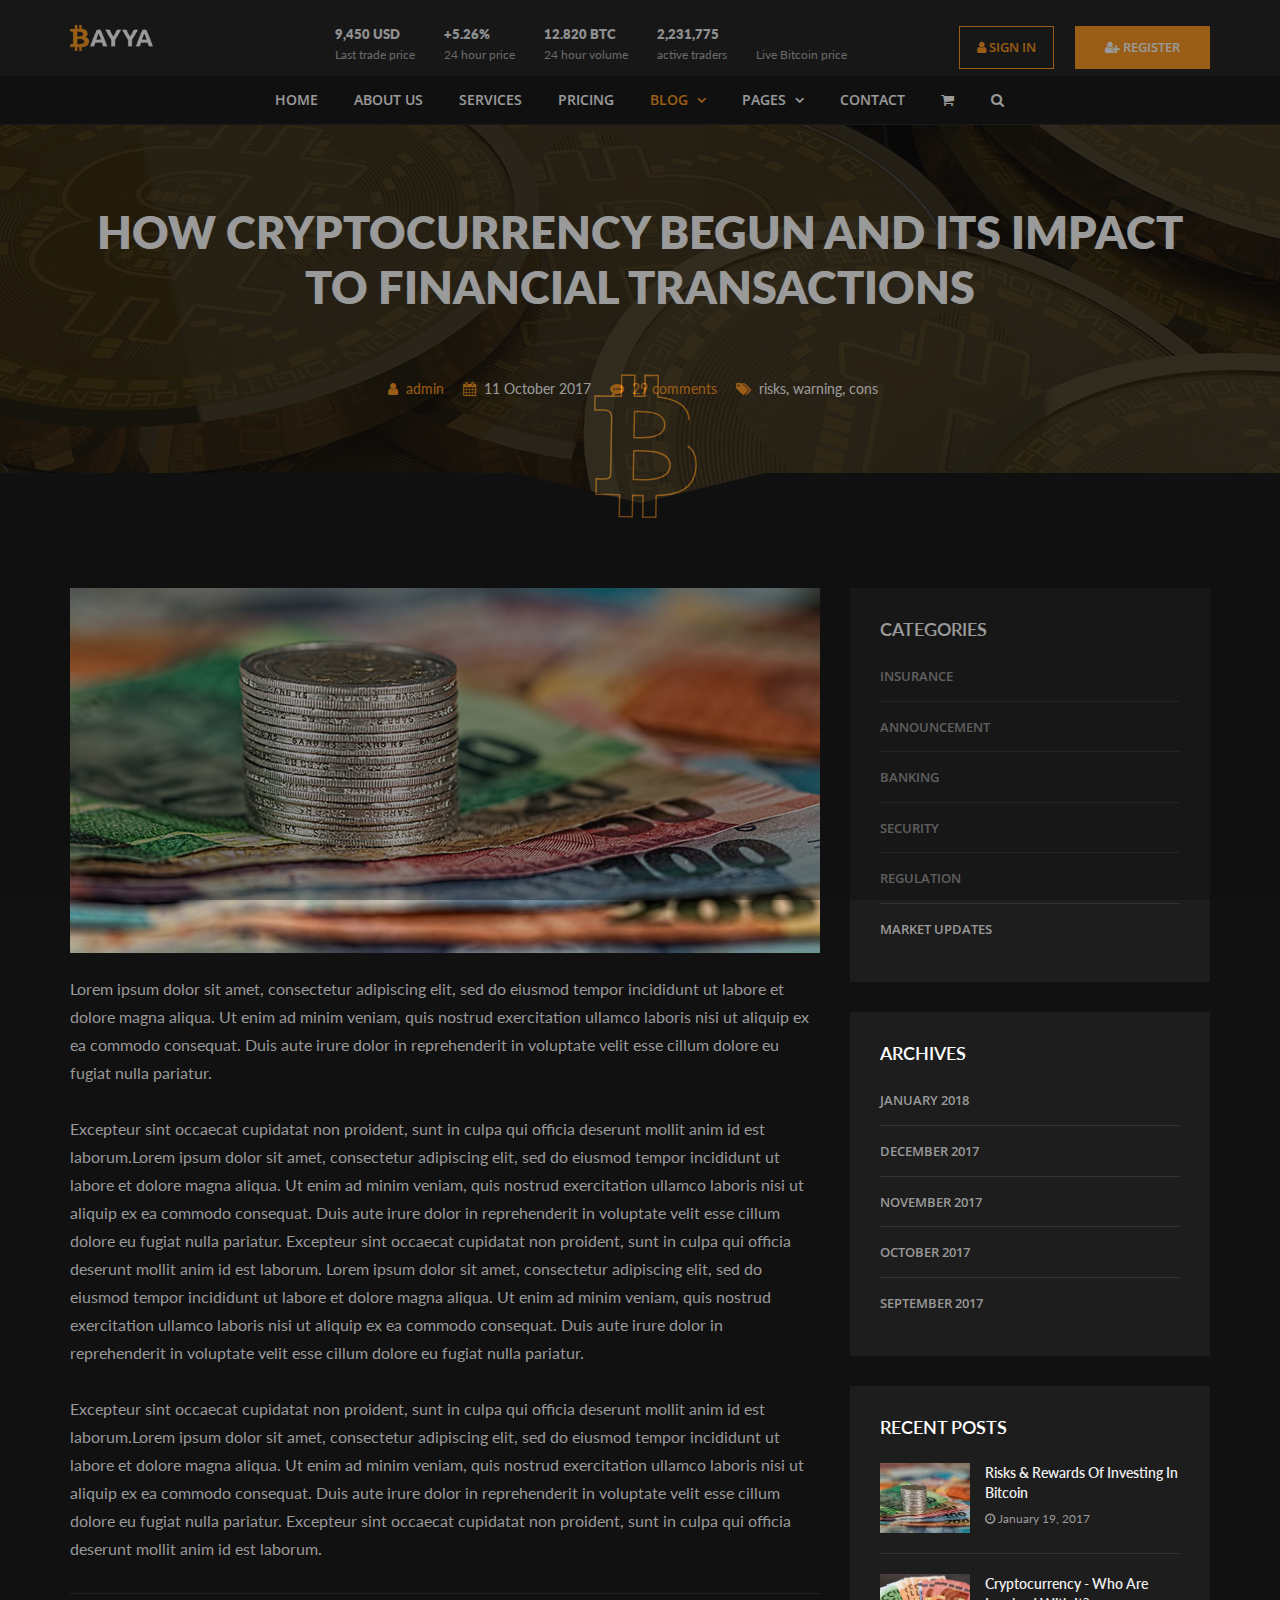
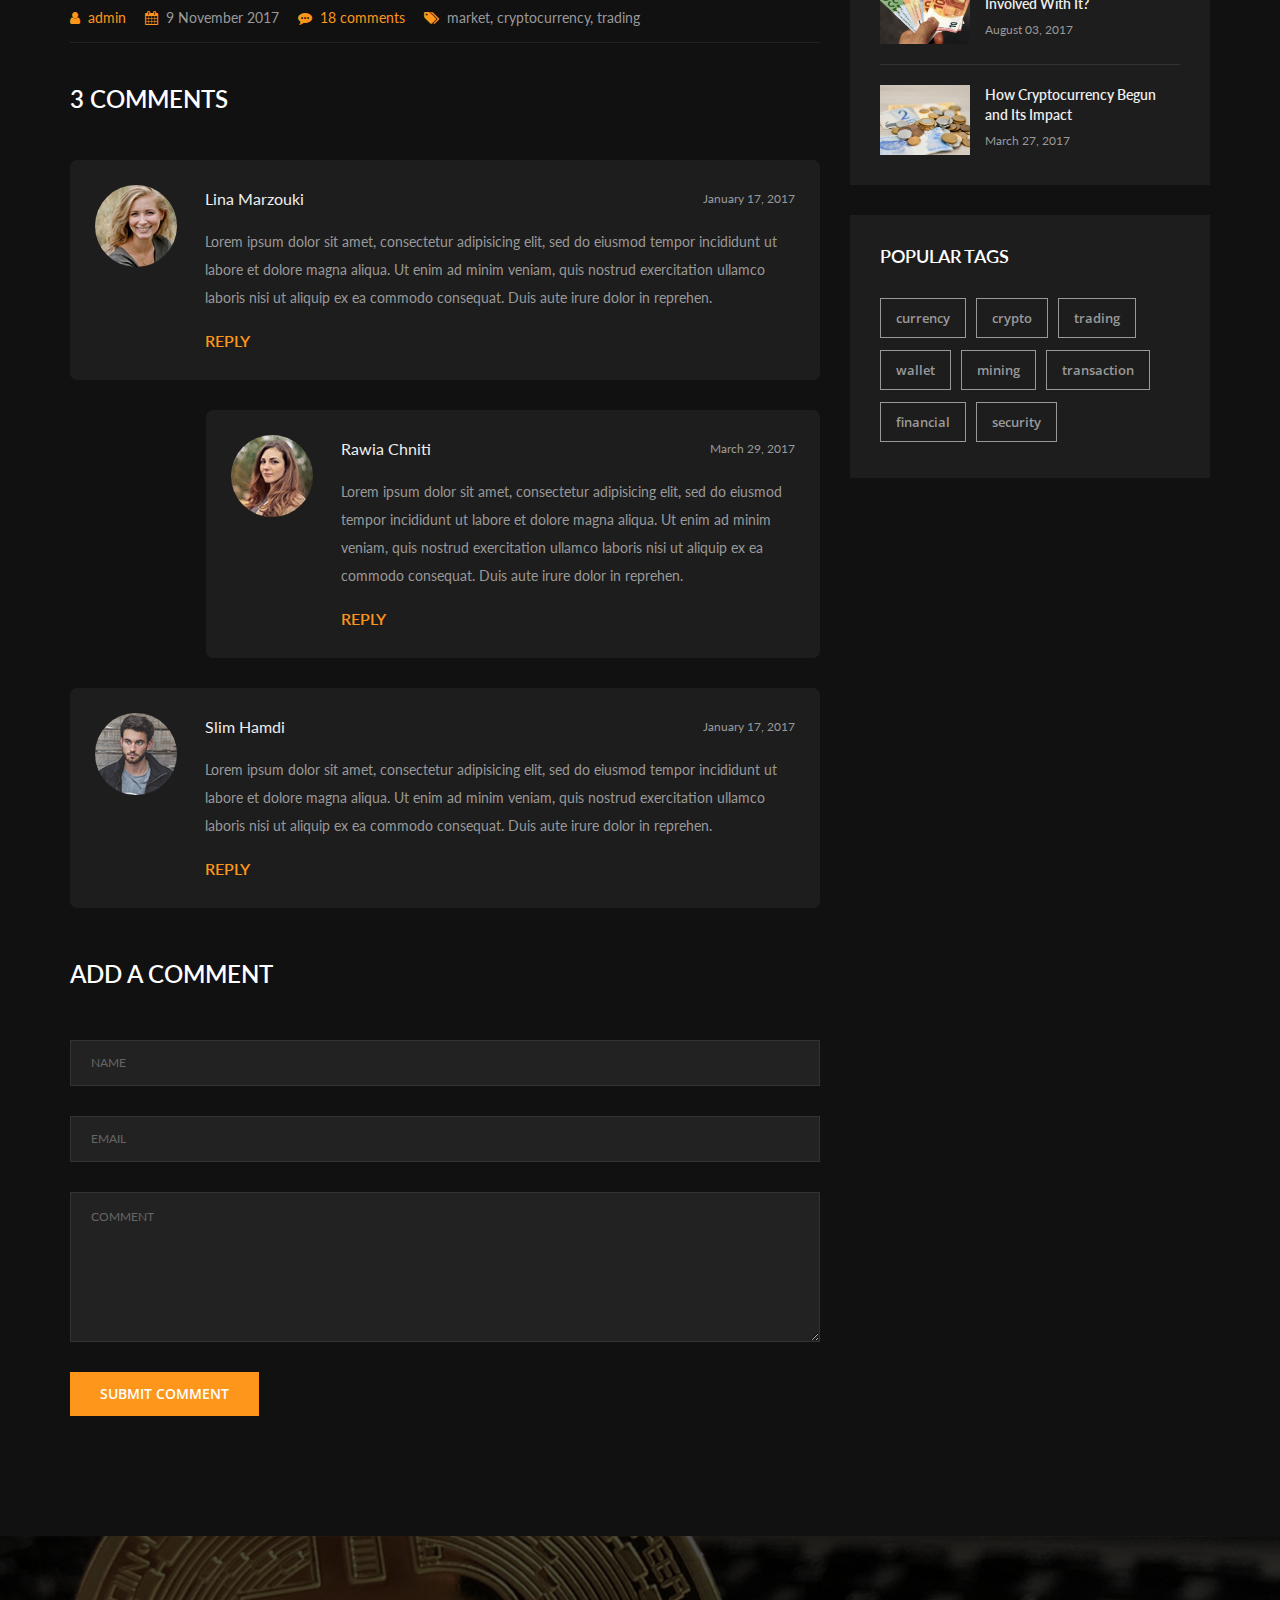
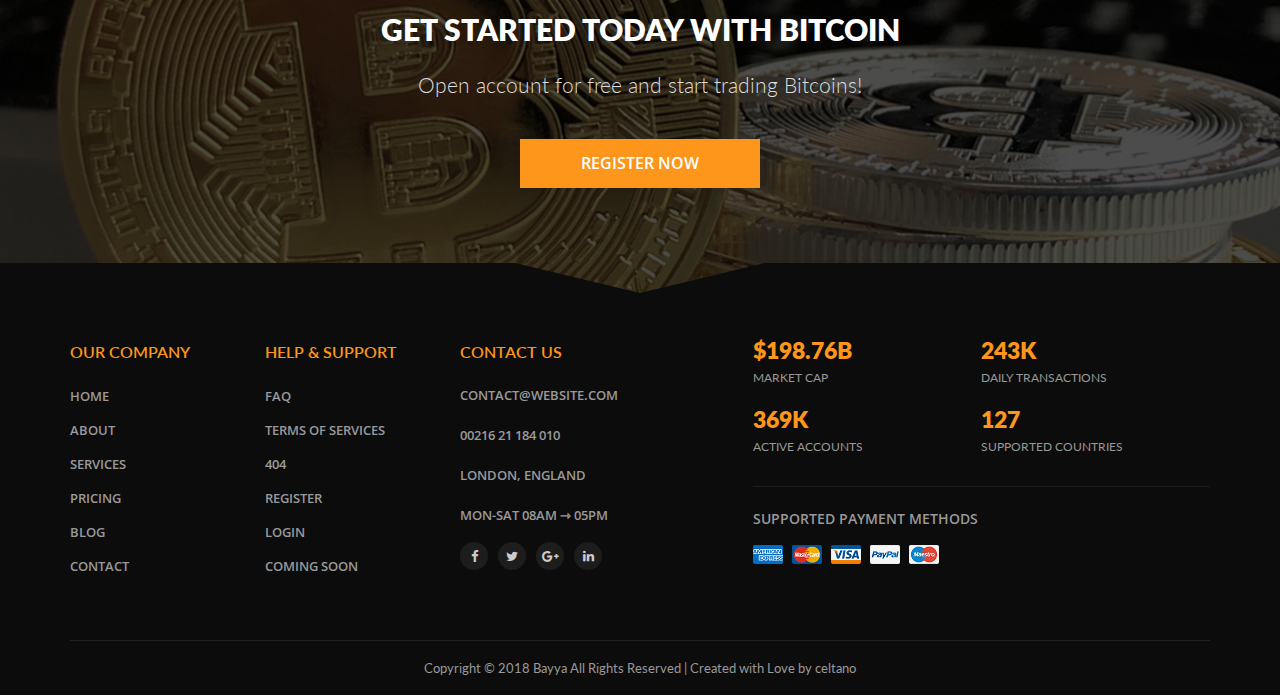
<file: blog-post.html>
<!DOCTYPE html>
<html lang="en">

<head>

    <meta charset="utf-8" />
    <title>Blog Post - Bayya Bitcoin Crypto Currency Template</title>
    <meta name="viewport" content="width=device-width, initial-scale=1.0" />

    <!-- Favicon -->
    <link rel="shortcut icon" href="images/favicon.png">

    <!-- Template CSS Files -->
    <link rel="stylesheet" href="css/font-awesome.min.css">
    <link rel="stylesheet" href="css/bootstrap.min.css">
    <link rel="stylesheet" href="css/magnific-popup.css">
    <link rel="stylesheet" href="css/select2.min.css">
    <link rel="stylesheet" href="css/style.css">
	<link rel="stylesheet" href="css/skins/orange.css">

    <!-- Template JS Files -->
    <script src="js/modernizr.js"></script>

</head>

<body class="blog">
    <!-- SVG Preloader Starts -->
    <div id="preloader">
        <div id="preloader-content">
            <svg version="1.1" id="Layer_1" xmlns="http://www.w3.org/2000/svg" xmlns:xlink="http://www.w3.org/1999/xlink" x="0px" y="0px" width="150px" height="150px" viewBox="100 100 400 400" xml:space="preserve">
                <filter id="dropshadow" height="130%">
                <feGaussianBlur in="SourceAlpha" stdDeviation="5"/>
                <feOffset dx="0" dy="0" result="offsetblur"/>
                <feFlood flood-color="red"/>
                <feComposite in2="offsetblur" operator="in"/>
                <feMerge>
                <feMergeNode/>
                <feMergeNode in="SourceGraphic"/>
                </feMerge>
                </filter>          
                <path class="path" fill="#000000" d="M446.089,261.45c6.135-41.001-25.084-63.033-67.769-77.735l13.844-55.532l-33.801-8.424l-13.48,54.068
                    c-8.896-2.217-18.015-4.304-27.091-6.371l13.568-54.429l-33.776-8.424l-13.861,55.521c-7.354-1.676-14.575-3.328-21.587-5.073
                    l0.034-0.171l-46.617-11.64l-8.993,36.102c0,0,25.08,5.746,24.549,6.105c13.689,3.42,16.159,12.478,15.75,19.658L208.93,357.23
                    c-1.675,4.158-5.925,10.401-15.494,8.031c0.338,0.485-24.579-6.134-24.579-6.134l-9.631,40.468l36.843,9.188
                    c8.178,2.051,16.209,4.19,24.098,6.217l-13.978,56.17l33.764,8.424l13.852-55.571c9.235,2.499,18.186,4.813,26.948,6.995
                    l-13.802,55.309l33.801,8.424l13.994-56.061c57.648,10.902,100.998,6.502,119.237-45.627c14.705-41.979-0.731-66.193-31.06-81.984
                    C425.008,305.984,441.655,291.455,446.089,261.45z M368.859,369.754c-10.455,41.983-81.128,19.285-104.052,13.589l18.562-74.404
                    C306.28,314.65,379.774,325.975,368.859,369.754z M379.302,260.846c-9.527,38.187-68.358,18.781-87.442,14.023l16.828-67.489
                    C327.767,212.14,389.234,221.02,379.302,260.846z"/>       
            </svg>
        </div>
    </div>
    <!-- SVG Preloader Ends -->
    <!-- Wrapper Starts -->
    <div class="wrapper">
        <!-- Header Starts -->
        <header class="header">
            <div class="container">
                <div class="row">
                    <!-- Logo Starts -->
                    <div class="main-logo col-xs-12 col-md-3 col-md-2 col-lg-2 hidden-xs">
                        <a href="index.html">
							<img style="width: 50%;" class="img-responsive" src="images/logo.png" alt="logo">
						</a>
                    </div>
                    <!-- Logo Ends -->
                    <!-- Statistics Starts -->
                    <div class="col-md-7 col-lg-7">
                        <ul class="unstyled bitcoin-stats text-center">
                            <li>
                                <h6>9,450 USD</h6><span>Last trade price</span></li>
                            <li>
                                <h6>+5.26%</h6><span>24 hour price</span></li>
                            <li>
                                <h6>12.820 BTC</h6><span>24 hour volume</span></li>
                            <li>
                                <h6>2,231,775</h6><span>active traders</span></li>
                            <li>
                                <div class="btcwdgt-price" data-bw-theme="light" data-bw-cur="usd"></div>
                                <span>Live Bitcoin price</span>
							</li>
                        </ul>
                    </div>
                    <!-- Statistics Ends -->
                    <!-- User Sign In/Sign Up Starts -->
                    <div class="col-md-3 col-lg-3">
                        <ul class="unstyled user">
                            <li class="sign-in"><a href="login.html" class="btn btn-primary"><i class="fa fa-user"></i> sign in</a></li>
                            <li class="sign-up"><a href="register.html" class="btn btn-primary"><i class="fa fa-user-plus"></i> register</a></li>
                        </ul>
                    </div>
                    <!-- User Sign In/Sign Up Ends -->
                </div>
            </div>
            <!-- Navigation Menu Starts -->
            <nav class="site-navigation navigation" id="site-navigation">
                <div class="container">
                    <div class="site-nav-inner">
                        <!-- Logo For ONLY Mobile display Starts -->
                        <a class="logo-mobile" href="index.html">
							<img class="img-responsive" src="images/logo.png" alt="">
						</a>
                        <!-- Logo For ONLY Mobile display Ends -->
                        <!-- Toggle Icon for Mobile Starts -->
                        <button type="button" class="navbar-toggle" data-toggle="collapse" data-target=".navbar-collapse">
							<span class="sr-only">Toggle navigation</span>
							<span class="icon-bar"></span>
							<span class="icon-bar"></span>
							<span class="icon-bar"></span>
						</button>
                        <!-- Toggle Icon for Mobile Ends -->
                        <div class="collapse navbar-collapse navbar-responsive-collapse">
                            <!-- Main Menu Starts -->
                            <ul class="nav navbar-nav">
                                <li><a href="index.html">Home</a></li>
                                <li><a href="about.html">About Us</a></li>
                                <li><a href="services.html">Services</a></li>
                                <li><a href="pricing.html">Pricing</a></li>
                                <li class="active dropdown">
                                    <a href="#" class="dropdown-toggle" data-toggle="dropdown">Blog <i class="fa fa-angle-down"></i></a>
                                    <ul class="dropdown-menu" role="menu">
                                        <li><a href="blog-right-sidebar.html">Right Sidebar</a></li>
                                        <li><a href="blog-left-sidebar.html">Left Sidebar</a></li>
										<li><a href="blog-grid-no-sidebar.html">Grid No Sidebar</a></li>
                                        <li class="active"><a href="blog-post.html">Single Post</a></li>
                                    </ul>
                                </li>
                                <li class="dropdown">
                                    <a href="#" class="dropdown-toggle" data-toggle="dropdown">pages <i class="fa fa-angle-down"></i></a>
                                    <ul class="dropdown-menu" role="menu">
                                        <li><a href="register.html">Register page</a></li>
                                        <li><a href="login.html">Login page</a></li>
										<li><a href="shopping-cart.html">Shopping cart</a></li>
                                        <li><a href="shopping-checkout.html">shopping checkout</a></li>
                                        <li><a href="faq.html">FAQ page</a></li>
                                        <li><a href="404.html">404 Page</a></li>
										<li><a href="503.html">Server Error Page</a></li>
                                        <li><a href="terms-of-services.html">Terms of Services</a></li>
										<li><a href="coming-soon.html">Coming Soon</a></li>
                                    </ul>
                                </li>
                                <li><a href="contact.html">Contact</a></li>
								<!-- Cart Icon Starts -->
								<li class="cart"><a href="shopping-cart.html"><i class="fa fa-shopping-cart"></i></a></li>
								<!-- Cart Icon Starts -->
                                <!-- Search Icon Starts -->
                                <li class="search"><button class="fa fa-search"></button></li>
                                <!-- Search Icon Ends -->
                            </ul>
                            <!-- Main Menu Ends -->
                        </div>
                    </div>
                </div>
                <!-- Search Input Starts -->
                <div class="site-search">
                    <div class="container">
                        <input type="text" placeholder="type your keyword and hit enter ...">
                        <span class="close">×</span>
                    </div>
                </div>
                <!-- Search Input Ends -->
            </nav>
            <!-- Navigation Menu Ends -->
        </header>
        <!-- Header Ends -->
		<!-- Banner Area Starts -->
		<section class="banner-area">
			<div class="banner-overlay">
				<div class="banner-text text-center">
					<div class="container">
						<!-- Section Title Starts -->
						<div class="row text-center">
							<div class="col-xs-12">
								<!-- Title Starts -->
								<h2 class="title-head banner-post-title">How Cryptocurrency Begun and Its Impact To Financial Transactions</h2>
								<!-- Title Ends -->
								<!-- Meta Starts -->
								<div class="meta">
									<span><i class="fa fa-user"></i> <a href="#">admin</a></span>
									<span class="date"><i class="fa fa-calendar"></i> 11 October 2017</span>
									<span><i class="fa fa-commenting"></i> <a href="blog-post.html">29 comments</a></span>
									<span><i class="fa fa-tags"></i> risks, warning, cons</span>
								</div>
								<!-- Meta Ends -->
							</div>
						</div>
						<!-- Section Title Ends -->
					</div>
				</div>
			</div>
		</section>
		<!-- Banner Area Ends -->
		<!-- Section Content Starts -->
        <section class="container blog-page">
			<div class="row">
				<div class="content col-xs-12 col-md-8">
					<!-- Article Starts -->
					<article>
						<!-- Figure Starts -->
						<figure class="blog-figure">
							<img class="img-responsive" src="images/blog/blog-post-1.jpg" alt="">
						</figure>
						<!-- Figure Ends -->
						<!-- Content Starts -->
						<p class="content-article">Lorem ipsum dolor sit amet, consectetur adipiscing elit, sed do eiusmod tempor incididunt ut labore et dolore magna aliqua. Ut enim ad minim veniam, quis nostrud exercitation ullamco laboris nisi ut aliquip ex ea commodo consequat. Duis aute irure dolor in reprehenderit in voluptate velit esse cillum dolore eu fugiat nulla pariatur. <br><br>Excepteur sint occaecat cupidatat non proident, sunt in culpa qui officia deserunt mollit anim id est laborum.Lorem ipsum dolor sit amet, consectetur adipiscing elit, sed do eiusmod tempor incididunt ut labore et dolore magna aliqua. Ut enim ad minim veniam, quis nostrud exercitation ullamco laboris nisi ut aliquip ex ea commodo consequat. Duis aute irure dolor in reprehenderit in voluptate velit esse cillum dolore eu fugiat nulla pariatur. Excepteur sint occaecat cupidatat non proident, sunt in culpa qui officia deserunt mollit anim id est laborum.

Lorem ipsum dolor sit amet, consectetur adipiscing elit, sed do eiusmod tempor incididunt ut labore et dolore magna aliqua. Ut enim ad minim veniam, quis nostrud exercitation ullamco laboris nisi ut aliquip ex ea commodo consequat. Duis aute irure dolor in reprehenderit in voluptate velit esse cillum dolore eu fugiat nulla pariatur. <br><br>Excepteur sint occaecat cupidatat non proident, sunt in culpa qui officia deserunt mollit anim id est laborum.Lorem ipsum dolor sit amet, consectetur adipiscing elit, sed do eiusmod tempor incididunt ut labore et dolore magna aliqua. Ut enim ad minim veniam, quis nostrud exercitation ullamco laboris nisi ut aliquip ex ea commodo consequat. Duis aute irure dolor in reprehenderit in voluptate velit esse cillum dolore eu fugiat nulla pariatur. Excepteur sint occaecat cupidatat non proident, sunt in culpa qui officia deserunt mollit anim id est laborum.</p>
						<!-- Content Ends -->
						<!-- Meta Starts -->
						<div class="meta second-font">
							<span><i class="fa fa-user"></i> <a href="#">admin</a></span>
							<span class="date"><i class="fa fa-calendar"></i> 9 November 2017</span>
							<span><i class="fa fa-commenting"></i> <a href="blog-post.html">18 comments</a></span>
							<span><i class="fa fa-tags"></i> market, cryptocurrency, trading</span>
						</div>
						<!-- Meta Ends -->
						<!-- Comments Starts -->
						<div class="comments">
							<h3 class="comments-heading uppercase">3 Comments</h3>
							<ul class="comments-list">
								<li>
									<!-- Comment Starts -->
									<div class="comment">
										<img class="comment-avatar pull-left" alt="" src="images/blog/user1.jpg">
										<div class="comment-body">
											<div class="meta-data">
												<span class="comment-author">Lina Marzouki</span>
												<span class="comment-date pull-right second-font">January 17, 2017</span>
											</div>
											<p class="comment-content">
											Lorem ipsum dolor sit amet, consectetur adipisicing elit, sed do eiusmod tempor incididunt ut labore et dolore magna aliqua. Ut enim ad minim veniam, quis nostrud exercitation ullamco laboris nisi ut aliquip ex ea commodo consequat. Duis aute irure dolor in reprehen.</p>
											<div>
												<a class="comment-reply" href="#">Reply</a>
											</div>	
										</div>
									</div>
									<!-- Comment Ends -->
									<ul class="comments-reply">
										<li>
											<!-- Comment Starts -->
											<div class="comment">
												<img class="comment-avatar pull-left" alt="" src="images/blog/user2.jpg">
												<div class="comment-body">
													<div class="meta-data">
														<span class="comment-author">Rawia Chniti</span>
														<span class="comment-date pull-right">March 29, 2017</span>
													</div>
													<p class="comment-content">
													Lorem ipsum dolor sit amet, consectetur adipisicing elit, sed do eiusmod tempor incididunt ut labore et dolore magna aliqua. Ut enim ad minim veniam, quis nostrud exercitation ullamco laboris nisi ut aliquip ex ea commodo consequat. Duis aute irure dolor in reprehen.</p>
													<div>
														<a class="comment-reply" href="#">Reply</a>
													</div>	
												</div>
											</div>
											<!-- Comment Ends -->
										</li>
									</ul>
									<!-- Comment Starts -->
									<div class="comment">
										<img class="comment-avatar pull-left" alt="" src="images/blog/user3.jpg">
										<div class="comment-body">
											<div class="meta-data">
												<span class="comment-author">Slim Hamdi</span>
												<span class="comment-date pull-right">January 17, 2017</span>
											</div>
											<p class="comment-content">
											Lorem ipsum dolor sit amet, consectetur adipisicing elit, sed do eiusmod tempor incididunt ut labore et dolore magna aliqua. Ut enim ad minim veniam, quis nostrud exercitation ullamco laboris nisi ut aliquip ex ea commodo consequat. Duis aute irure dolor in reprehen.</p>
											<div>
												<a class="comment-reply" href="#">Reply</a>
											</div>	
										</div>
									</div>
									<!-- Comment Ends -->
								</li>
							</ul>
							<h3 class="comments-heading add-comment">Add a comment</h3>
							<!-- Comments Form Starts -->
							<div class="comments-form">
								<form>
									<!-- Input Field Starts -->
									<div class="form-group">
										<input class="form-control" name="name" id="name" placeholder="NAME" type="text" required>
									</div>
									<!-- Input Field Ends -->
									<!-- Input Field Starts -->
									<div class="form-group">
										<input class="form-control" name="email" id="email" placeholder="EMAIL" type="email" required>
									</div>
									<!-- Input Field Ends -->
									<!-- Input Field Starts -->
									<div class="form-group">
										<textarea class="form-control" id="comment" name="comment" placeholder="COMMENT"  required></textarea>
									</div>
									<!-- Input Field Ends -->
									<!-- Submit Form Button Starts -->
									<div class="form-group">
										<button class="btn btn-primary" type="submit">submit comment</button>
									</div>
									<!-- Submit Form Button Ends -->
								</form>
							</div>
							<!-- Comments Form Ends -->
						</div>
					</article>
					<!-- Article Ends -->
				</div>
				<!-- Sidebar Starts -->
				<div class="sidebar col-xs-12 col-md-4">
					<!-- Categories Widget Starts -->
					<div class="widget">
						<h3 class="widget-title">Categories</h3>
						<ul class="arrow nav nav-tabs second-font uppercase">
							<li><a href="#">Insurance</a></li>
							<li><a href="#">Announcement</a></li>
							<li><a href="#">Banking</a></li>
							<li><a href="#">Security</a></li>
							<li><a href="#">Regulation</a></li>
							<li><a href="#">Market Updates</a></li>
						</ul>
					</div>
					<!-- Categories Widget Ends -->
					<!-- Archives Widget Starts -->
					<div class="widget">
						<h3 class="widget-title">Archives</h3>
						<ul class="arrow nav nav-tabs second-font uppercase">
							<li><a href="#">January 2018</a></li>
							<li><a href="#">December 2017</a></li>
							<li><a href="#">November 2017</a></li>
							<li><a href="#">October 2017</a></li>
							<li><a href="#">September 2017</a></li>
						</ul>
					</div>
					<!-- Archives Widget Ends -->
					<!-- Latest Posts Widget Ends -->
					<div class="widget recent-posts">
						<h3 class="widget-title">Recent Posts</h3>
						<ul class="unstyled clearfix">
						<!-- Recent Post Widget Starts -->
						<li>
							<div class="posts-thumb pull-left"> 
								<a href="blog-post.html">
									<img alt="img" src="images/blog/blog-post-small-1.jpg">
								</a>
							</div>
							<div class="post-info">
								<h4 class="entry-title">
									<a href="blog-post.html">Risks & Rewards Of Investing In Bitcoin</a>
								</h4>
								<p class="post-meta">
									<span class="post-date"><i class="fa fa-clock-o"></i> January 19, 2017</span>
								</p>
							</div>
							<div class="clearfix"></div>
						</li>
						<!-- Recent Post Widget Ends -->
						<!-- Recent Post Widget Starts -->
						<li>
							<div class="posts-thumb pull-left"> 
								<a href="blog-post-light.html">
									<img alt="img" src="images/blog/blog-post-small-2.jpg">
								</a>
							</div>
							<div class="post-info">
								<h4 class="entry-title">
									<a href="blog-post-light.html">Cryptocurrency - Who Are Involved With It?</a>
								</h4>
								<p class="post-meta">
									<span class="post-date"> August 03, 2017</span>
								</p>
							</div>
							<div class="clearfix"></div>
						</li>
						<!-- Recent Post Widget Ends -->
						<!-- Recent Post Widget Starts -->
						<li>
							<div class="posts-thumb pull-left"> 
								<a href="blog-post-light.html">
									<img alt="img" src="images/blog/blog-post-small-3.jpg">
								</a>
							</div>
							<div class="post-info">
								<h4 class="entry-title">
									<a href="blog-post-light.html">How Cryptocurrency Begun and Its Impact</a>
								</h4>
								<p class="post-meta">
									<span class="post-date"> March 27, 2017</span>
								</p>
							</div>
							<div class="clearfix"></div>
						</li>
						<!-- Recent Post Widget Ends -->
						</ul>
					</div>
					<!-- Latest Posts Widget Ends -->
					<!-- Tags Widget Starts -->
					<div class="widget widget-tags">
						<h3 class="widget-title">Popular Tags </h3>
						<ul class="unstyled clearfix">
							<li><a href="#">currency</a></li>
							<li><a href="#">crypto</a></li>
							<li><a href="#">trading</a></li>
							<li><a href="#">wallet</a></li>
							<li><a href="#">mining</a></li>
							<li><a href="#">transaction</a></li>
							<li><a href="#">financial</a></li>
							<li><a href="#">security</a></li>
			            </ul>
					</div>
					<!-- Tags Widget Ends -->
				</div>
				<!-- Sidebar Ends -->
			</div>
		</section>
		<!-- Section Content Ends -->
        <!-- Call To Action Section Starts -->
        <section class="call-action-all">
			<div class="call-action-all-overlay">
				<div class="container">
					<div class="row">
						<div class="col-xs-12">
							<!-- Call To Action Text Starts -->
							<div class="action-text">
								<h2>Get Started Today With Bitcoin</h2>
								<p class="lead">Open account for free and start trading Bitcoins!</p>
							</div>
							<!-- Call To Action Text Ends -->
							<!-- Call To Action Button Starts -->
							<p class="action-btn"><a class="btn btn-primary" href="register.html">Register Now</a></p>
							<!-- Call To Action Button Ends -->
						</div>
					</div>
				</div>
			</div>
        </section>
        <!-- Call To Action Section Ends -->
        <!-- Footer Starts -->
        <footer class="footer">
            <!-- Footer Top Area Starts -->
            <div class="top-footer">
                <div class="container">
                    <div class="row">
                        <!-- Footer Widget Starts -->
                        <div class="col-sm-4 col-md-2">
                            <h4>Our Company</h4>
                            <div class="menu">
                                <ul>
                                    <li><a href="index.html">Home</a></li>
                                    <li><a href="about.html">About</a></li>
                                    <li><a href="services.html">Services</a></li>
                                    <li><a href="pricing.html">Pricing</a></li>
                                    <li><a href="blog-right-sidebar.html">Blog</a></li>
                                    <li><a href="contact.html">Contact</a></li>
                                </ul>
                            </div>
                        </div>
                        <!-- Footer Widget Ends -->
                        <!-- Footer Widget Starts -->
                        <div class="col-sm-4 col-md-2">
                            <h4>Help & Support</h4>
                            <div class="menu">
                                <ul>
                                    <li><a href="faq.html">FAQ</a></li>
                                    <li><a href="terms-of-services.html">Terms of Services</a></li>
                                    <li><a href="404.html">404</a></li>
                                    <li><a href="register.html">Register</a></li>
                                    <li><a href="login.html">Login</a></li>
                                    <li><a href="coming-soon.html">Coming Soon</a></li>
                                </ul>
                            </div>
                        </div>
                        <!-- Footer Widget Ends -->
                        <!-- Footer Widget Starts -->
                        <div class="col-sm-4 col-md-3">
                            <h4>Contact Us </h4>
                            <div class="contacts">
                                <div>
                                    <span>contact@website.com</span>
                                </div>
                                <div>
                                    <span>00216 21 184 010</span>
                                </div>
                                <div>
                                    <span>London, England</span>
                                </div>
                                <div>
                                    <span>mon-sat 08am &#x21FE; 05pm</span>
                                </div>
                            </div>
							<!-- Social Media Profiles Starts -->
                            <div class="social-footer">
                                <ul>
                                    <li><a href="#" target="_blank"><i class="fa fa-facebook"></i></a></li>
                                    <li><a href="#" target="_blank"><i class="fa fa-twitter"></i></a></li>
                                    <li><a href="#" target="_blank"><i class="fa fa-google-plus"></i></a></li>
                                    <li><a href="#" target="_blank"><i class="fa fa-linkedin"></i></a></li>
                                </ul>
                            </div>
							<!-- Social Media Profiles Ends -->
                        </div>
                        <!-- Footer Widget Ends -->
						<!-- Footer Widget Starts -->
                        <div class="col-sm-12 col-md-5">
							<!-- Facts Starts -->
							<div class="facts-footer">
								<div>
									<h5>$198.76B</h5>
									<span>Market cap</span>
								</div>
								<div>
									<h5>243K</h5>
									<span>daily transactions</span>
								</div>
								<div>
									<h5>369K</h5>
									<span>active accounts</span>
								</div>
								<div>
									<h5>127</h5>
									<span>supported countries</span>
								</div>
							</div>
							<!-- Facts Ends -->
							<hr>
							<!-- Supported Payment Cards Logo Starts -->
							<div class="payment-logos">
								<h4 class="payment-title">supported payment methods</h4>
								<img src="images/icons/payment/american-express.png" alt="american-express">
								<img src="images/icons/payment/mastercard.png" alt="mastercard">
								<img src="images/icons/payment/visa.png" alt="visa">
								<img src="images/icons/payment/paypal.png" alt="paypal">
								<img class="last" src="images/icons/payment/maestro.png" alt="maestro">
							</div>
							<!-- Supported Payment Cards Logo Ends -->
                        </div>
                        <!-- Footer Widget Ends -->
                    </div>
                </div>
            </div>
            <!-- Footer Top Area Ends -->
            <!-- Footer Bottom Area Starts -->
            <div class="bottom-footer">
                <div class="container">
                    <div class="row">
                        <div class="col-xs-12">
                            <!-- Copyright Text Starts -->
                            <p class="text-center">Copyright © 2018 Bayya All Rights Reserved | Created with Love by <a href="https://themeforest.net/user/celtano" target="_blank">celtano</a></p>
                            <!-- Copyright Text Ends -->
                        </div>
                    </div>
                </div>
            </div>
            <!-- Footer Bottom Area Ends -->
        </footer>
        <!-- Footer Ends -->
		<!-- Back To Top Starts  -->
        <a href="#" id="back-to-top" class="back-to-top fa fa-arrow-up"></a>
		<!-- Back To Top Ends  -->
		
        <!-- Template JS Files -->
        <script src="js/jquery-2.2.4.min.js"></script>
        <script src="js/bootstrap.min.js"></script>
        <script src="js/select2.min.js"></script>
        <script src="js/jquery.magnific-popup.min.js"></script>
        <script src="js/custom.js"></script>

    </div>
    <!-- Wrapper Ends -->
</body>

</html>
</file>
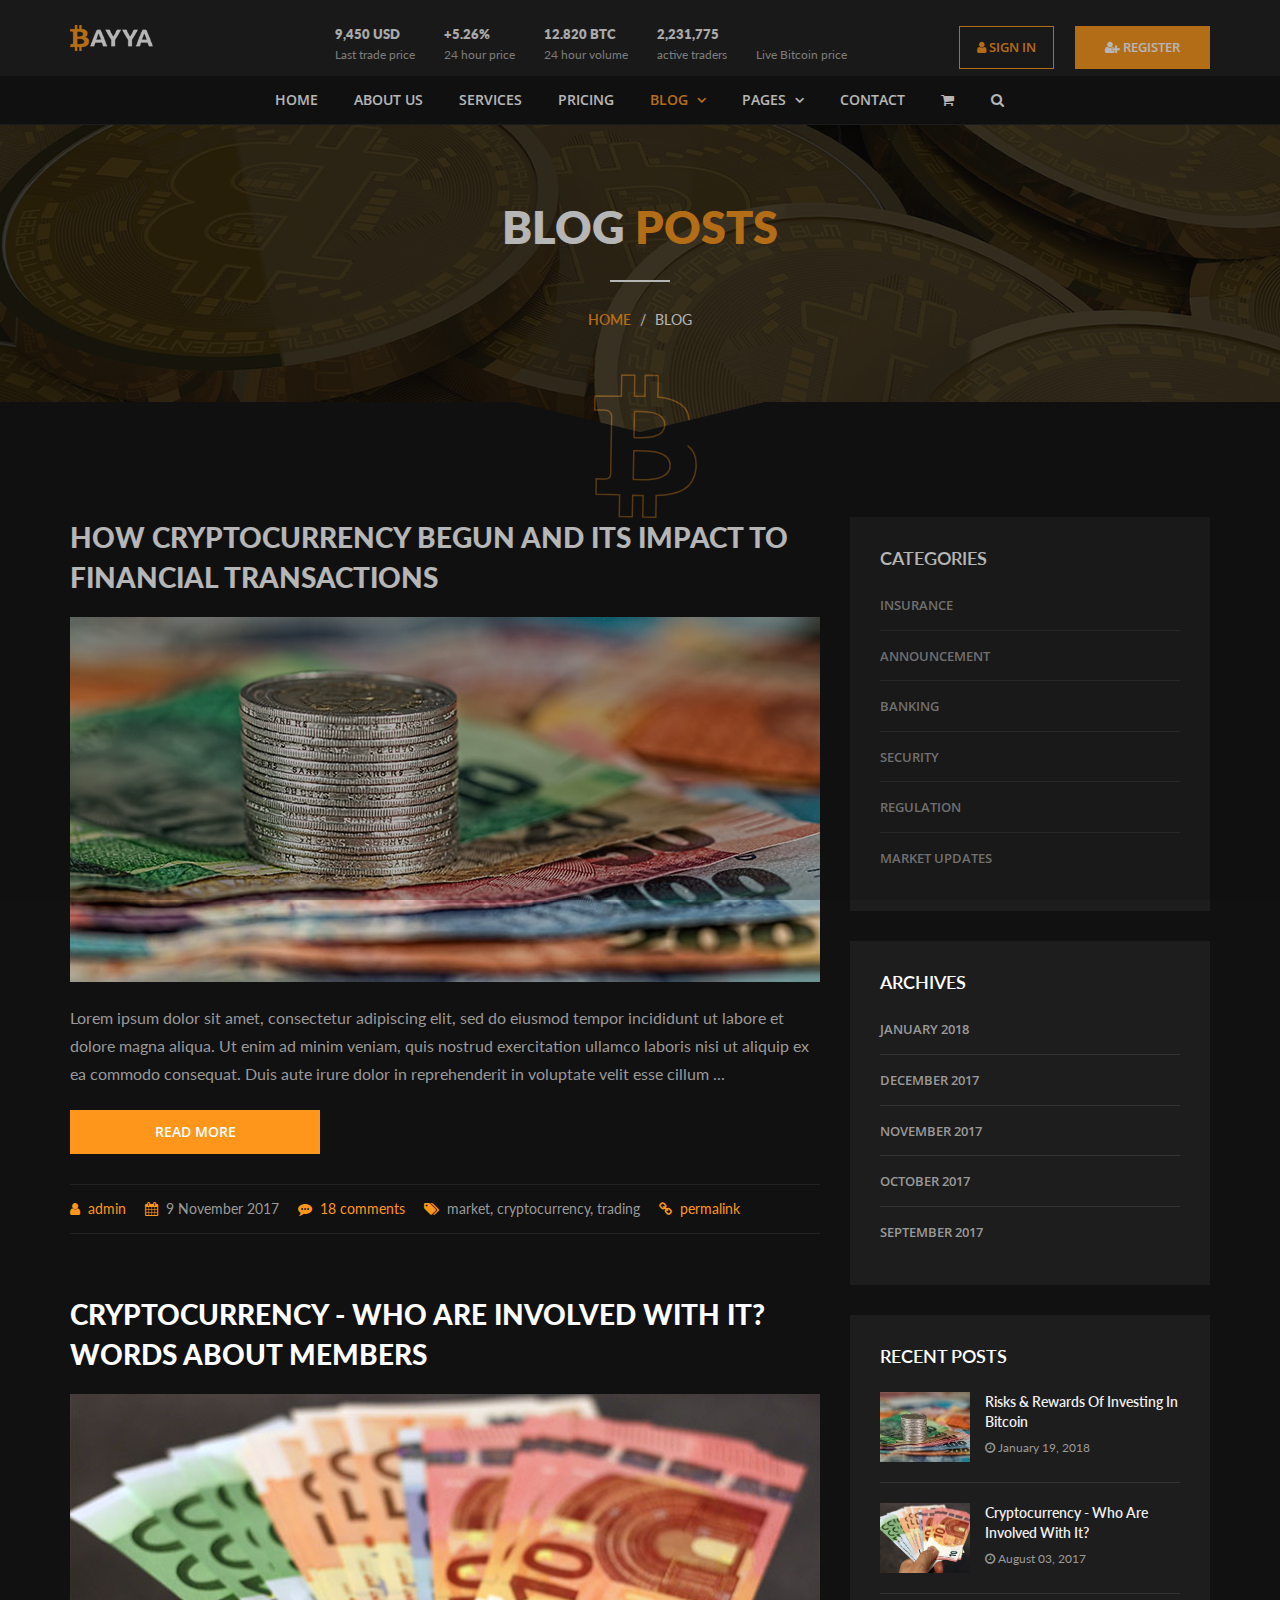
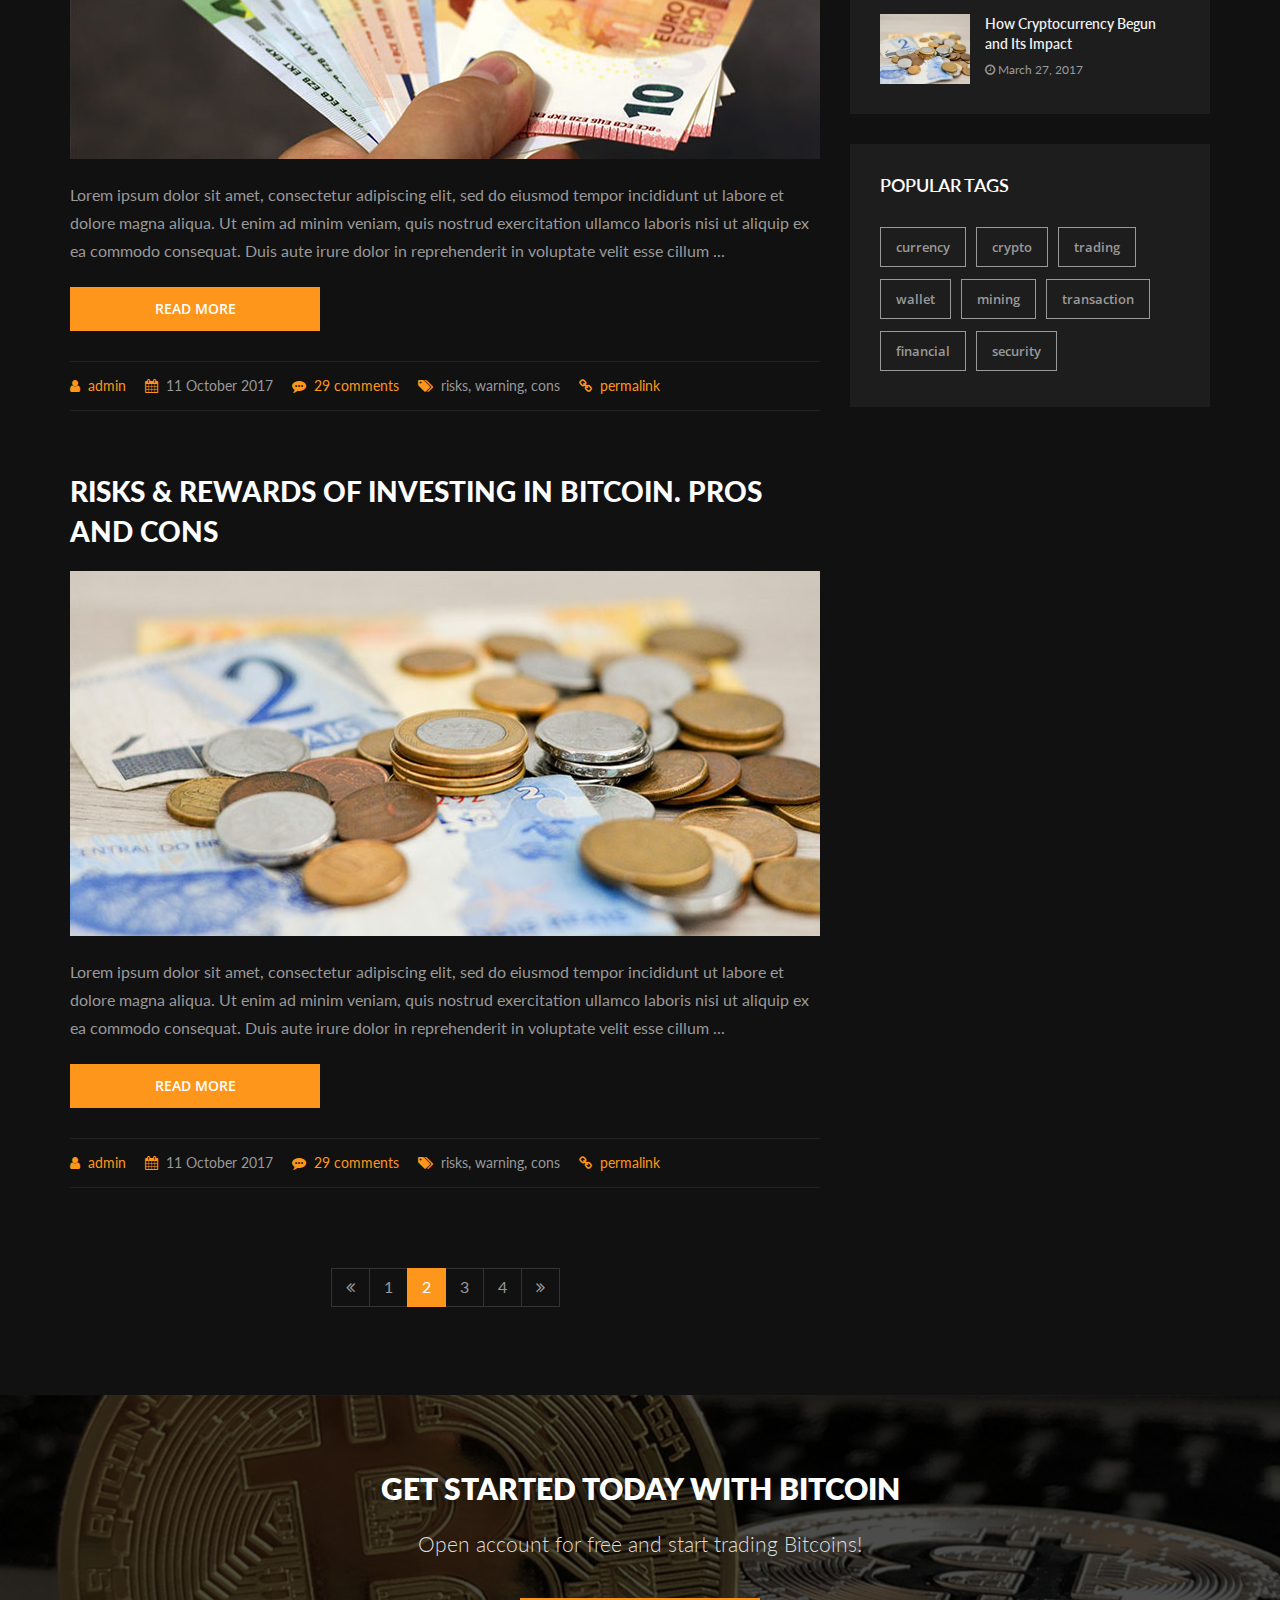
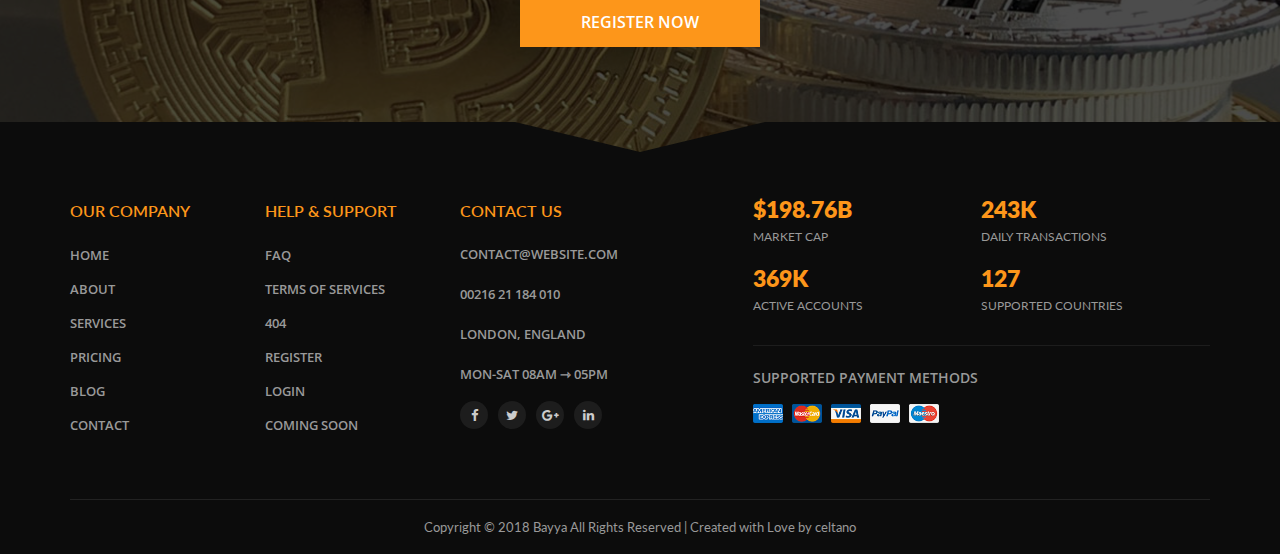
<file: blog-right-sidebar.html>
<!DOCTYPE html>
<html lang="en">

<head>

    <meta charset="utf-8" />
    <title>Blog Right Sidebar - Bayya Bitcoin Crypto Currency Template</title>
    <meta name="viewport" content="width=device-width, initial-scale=1.0" />

    <!-- Favicon -->
    <link rel="shortcut icon" href="images/favicon.png">

    <!-- Template CSS Files -->
    <link rel="stylesheet" href="css/font-awesome.min.css">
    <link rel="stylesheet" href="css/bootstrap.min.css">
    <link rel="stylesheet" href="css/magnific-popup.css">
    <link rel="stylesheet" href="css/select2.min.css">
    <link rel="stylesheet" href="css/style.css">
	<link rel="stylesheet" href="css/skins/orange.css">

    <!-- Template JS Files -->
    <script src="js/modernizr.js"></script>

</head>

<body class="blog">
    <!-- SVG Preloader Starts -->
    <div id="preloader">
        <div id="preloader-content">
            <svg version="1.1" id="Layer_1" xmlns="http://www.w3.org/2000/svg" xmlns:xlink="http://www.w3.org/1999/xlink" x="0px" y="0px" width="150px" height="150px" viewBox="100 100 400 400" xml:space="preserve">
                <filter id="dropshadow" height="130%">
                <feGaussianBlur in="SourceAlpha" stdDeviation="5"/>
                <feOffset dx="0" dy="0" result="offsetblur"/>
                <feFlood flood-color="red"/>
                <feComposite in2="offsetblur" operator="in"/>
                <feMerge>
                <feMergeNode/>
                <feMergeNode in="SourceGraphic"/>
                </feMerge>
                </filter>          
                <path class="path" fill="#000000" d="M446.089,261.45c6.135-41.001-25.084-63.033-67.769-77.735l13.844-55.532l-33.801-8.424l-13.48,54.068
                    c-8.896-2.217-18.015-4.304-27.091-6.371l13.568-54.429l-33.776-8.424l-13.861,55.521c-7.354-1.676-14.575-3.328-21.587-5.073
                    l0.034-0.171l-46.617-11.64l-8.993,36.102c0,0,25.08,5.746,24.549,6.105c13.689,3.42,16.159,12.478,15.75,19.658L208.93,357.23
                    c-1.675,4.158-5.925,10.401-15.494,8.031c0.338,0.485-24.579-6.134-24.579-6.134l-9.631,40.468l36.843,9.188
                    c8.178,2.051,16.209,4.19,24.098,6.217l-13.978,56.17l33.764,8.424l13.852-55.571c9.235,2.499,18.186,4.813,26.948,6.995
                    l-13.802,55.309l33.801,8.424l13.994-56.061c57.648,10.902,100.998,6.502,119.237-45.627c14.705-41.979-0.731-66.193-31.06-81.984
                    C425.008,305.984,441.655,291.455,446.089,261.45z M368.859,369.754c-10.455,41.983-81.128,19.285-104.052,13.589l18.562-74.404
                    C306.28,314.65,379.774,325.975,368.859,369.754z M379.302,260.846c-9.527,38.187-68.358,18.781-87.442,14.023l16.828-67.489
                    C327.767,212.14,389.234,221.02,379.302,260.846z"/>       
            </svg>
        </div>
    </div>
    <!-- SVG Preloader Ends -->
    <!-- Wrapper Starts -->
    <div class="wrapper">
        <!-- Header Starts -->
        <header class="header">
            <div class="container">
                <div class="row">
                    <!-- Logo Starts -->
                    <div class="main-logo col-xs-12 col-md-3 col-md-2 col-lg-2 hidden-xs">
                        <a href="index.html">
							<img style="width: 50%;" class="img-responsive" src="images/logo.png" alt="logo">
						</a>
                    </div>
                    <!-- Logo Ends -->
                    <!-- Statistics Starts -->
                    <div class="col-md-7 col-lg-7">
                        <ul class="unstyled bitcoin-stats text-center">
                            <li>
                                <h6>9,450 USD</h6><span>Last trade price</span></li>
                            <li>
                                <h6>+5.26%</h6><span>24 hour price</span></li>
                            <li>
                                <h6>12.820 BTC</h6><span>24 hour volume</span></li>
                            <li>
                                <h6>2,231,775</h6><span>active traders</span></li>
                            <li>
                                <div class="btcwdgt-price" data-bw-theme="light" data-bw-cur="usd"></div>
                                <span>Live Bitcoin price</span>
							</li>
                        </ul>
                    </div>
                    <!-- Statistics Ends -->
                    <!-- User Sign In/Sign Up Starts -->
                    <div class="col-md-3 col-lg-3">
                        <ul class="unstyled user">
                            <li class="sign-in"><a href="login.html" class="btn btn-primary"><i class="fa fa-user"></i> sign in</a></li>
                            <li class="sign-up"><a href="register.html" class="btn btn-primary"><i class="fa fa-user-plus"></i> register</a></li>
                        </ul>
                    </div>
                    <!-- User Sign In/Sign Up Ends -->
                </div>
            </div>
            <!-- Navigation Menu Starts -->
            <nav class="site-navigation navigation" id="site-navigation">
                <div class="container">
                    <div class="site-nav-inner">
                        <!-- Logo For ONLY Mobile display Starts -->
                        <a class="logo-mobile" href="index.html">
							<img class="img-responsive" src="images/logo.png" alt="">
						</a>
                        <!-- Logo For ONLY Mobile display Ends -->
                        <!-- Toggle Icon for Mobile Starts -->
                        <button type="button" class="navbar-toggle" data-toggle="collapse" data-target=".navbar-collapse">
							<span class="sr-only">Toggle navigation</span>
							<span class="icon-bar"></span>
							<span class="icon-bar"></span>
							<span class="icon-bar"></span>
						</button>
                        <!-- Toggle Icon for Mobile Ends -->
                        <div class="collapse navbar-collapse navbar-responsive-collapse">
                            <!-- Main Menu Starts -->
                            <ul class="nav navbar-nav">
                                <li><a href="index.html">Home</a></li>
                                <li><a href="about.html">About Us</a></li>
                                <li><a href="services.html">Services</a></li>
                                <li><a href="pricing.html">Pricing</a></li>
                                <li class="active dropdown">
                                    <a href="#" class="dropdown-toggle" data-toggle="dropdown">Blog <i class="fa fa-angle-down"></i></a>
                                    <ul class="dropdown-menu" role="menu">
                                        <li class="active"><a href="blog-right-sidebar.html">Right Sidebar</a></li>
                                        <li><a href="blog-left-sidebar.html">Left Sidebar</a></li>
										<li><a href="blog-grid-no-sidebar.html">Grid No Sidebar</a></li>
                                        <li><a href="blog-post.html">Single Post</a></li>
                                    </ul>
                                </li>
                                <li class="dropdown">
                                    <a href="#" class="dropdown-toggle" data-toggle="dropdown">pages <i class="fa fa-angle-down"></i></a>
                                    <ul class="dropdown-menu" role="menu">
                                        <li><a href="register.html">Register page</a></li>
                                        <li><a href="login.html">Login page</a></li>
										<li><a href="shopping-cart.html">Shopping cart</a></li>
                                        <li><a href="shopping-checkout.html">shopping checkout</a></li>
                                        <li><a href="faq.html">FAQ page</a></li>
                                        <li><a href="404.html">404 Page</a></li>
										<li><a href="503.html">Server Error Page</a></li>
                                        <li><a href="terms-of-services.html">Terms of Services</a></li>
										<li><a href="coming-soon.html">Coming Soon</a></li>
                                    </ul>
                                </li>
                                <li><a href="contact.html">Contact</a></li>
								<!-- Cart Icon Starts -->
								<li class="cart"><a href="shopping-cart.html"><i class="fa fa-shopping-cart"></i></a></li>
								<!-- Cart Icon Starts -->
                                <!-- Search Icon Starts -->
                                <li class="search"><button class="fa fa-search"></button></li>
                                <!-- Search Icon Ends -->
                            </ul>
                            <!-- Main Menu Ends -->
                        </div>
                    </div>
                </div>
                <!-- Search Input Starts -->
                <div class="site-search">
                    <div class="container">
                        <input type="text" placeholder="type your keyword and hit enter ...">
                        <span class="close">×</span>
                    </div>
                </div>
                <!-- Search Input Ends -->
            </nav>
            <!-- Navigation Menu Ends -->
        </header>
        <!-- Header Ends -->
		<!-- Banner Area Starts -->
		<section class="banner-area">
			<div class="banner-overlay">
				<div class="banner-text text-center">
					<div class="container">
						<!-- Section Title Starts -->
						<div class="row text-center">
							<div class="col-xs-12">
								<!-- Title Starts -->
								<h2 class="title-head">Blog <span>Posts</span></h2>
								<!-- Title Ends -->
								<hr>
								<!-- Breadcrumb Starts -->
								<ul class="breadcrumb">
									<li><a href="index.html"> home</a></li>
									<li>Blog</li>
								</ul>
								<!-- Breadcrumb Ends -->
							</div>
						</div>
						<!-- Section Title Ends -->
					</div>
				</div>
			</div>
		</section>
		<!-- Banner Area Ends -->
		<!-- Section Content Starts -->
        <section class="container blog-page">
			<div class="row">
				<div class="content col-xs-12 col-md-8">
					<!-- Article Starts -->
					<article>
						<a href="blog-post.html"><h4>How Cryptocurrency Begun and Its Impact To Financial Transactions</h4></a>
						<!-- Figure Starts -->
						<figure>
							<a href="blog-post.html">
								<img class="img-responsive" src="images/blog/blog-post-1.jpg" alt="">
							</a>
						</figure>
						<!-- Figure Ends -->
						<!-- Excerpt Starts -->
						<p class="excerpt">Lorem ipsum dolor sit amet, consectetur adipiscing elit, sed do eiusmod tempor incididunt ut labore et dolore magna aliqua. Ut enim ad minim veniam, quis nostrud exercitation ullamco laboris nisi ut aliquip ex ea commodo consequat. Duis aute irure dolor in reprehenderit in voluptate velit esse cillum ...</p>
						<!-- Excerpt Ends -->
						<a href="blog-post.html" class="btn btn-primary btn-readmore">
							Read more
						</a>
						<!-- Meta Starts -->
						<div class="meta">
							<span><i class="fa fa-user"></i> <a href="#">admin</a></span>
							<span><i class="fa fa-calendar"></i> 9 November 2017</span>
							<span><i class="fa fa-commenting"></i> <a href="blog-post.html">18 comments</a></span>
							<span><i class="fa fa-tags"></i> market, cryptocurrency, trading</span>
							<span><i class="fa fa-link"></i> <a href="blog-post.html">permalink</a></span>
						</div>
						<!-- Meta Ends -->
					</article>
					<!-- Article Ends -->
					<!-- Article Starts -->
					<article>
						<a href="blog-post.html"><h4>Cryptocurrency - Who Are Involved With It? Words about members</h4></a>
						<!-- Figure Starts -->
						<figure>
							<a href="blog-post.html">
								<img class="img-responsive" src="images/blog/blog-post-2.jpg" alt="">
							</a>
						</figure>
						<!-- Figure Ends -->
						<!-- Excerpt Starts -->
						<p class="excerpt">Lorem ipsum dolor sit amet, consectetur adipiscing elit, sed do eiusmod tempor incididunt ut labore et dolore magna aliqua. Ut enim ad minim veniam, quis nostrud exercitation ullamco laboris nisi ut aliquip ex ea commodo consequat. Duis aute irure dolor in reprehenderit in voluptate velit esse cillum ...</p>
						<!-- Excerpt Ends -->
						<a href="blog-post.html" class="btn btn-primary btn-readmore">
							Read more
						</a>
						<!-- Meta Starts -->
						<div class="meta">
							<span><i class="fa fa-user"></i> <a href="#">admin</a></span>
							<span><i class="fa fa-calendar"></i> 11 October 2017</span>
							<span><i class="fa fa-commenting"></i> <a href="blog-post.html">29 comments</a></span>
							<span><i class="fa fa-tags"></i> risks, warning, cons</span>
							<span><i class="fa fa-link"></i> <a href="blog-post.html">permalink</a></span>
						</div>
						<!-- Meta Ends -->
					</article>
					<!-- Article Ends -->
					<!-- Article Starts -->
					<article>
						<a href="blog-post.html"><h4>Risks & Rewards Of Investing In Bitcoin. Pros and Cons</h4></a>
						<!-- Figure Starts -->
						<figure>
							<a href="blog-post.html">
								<img class="img-responsive" src="images/blog/blog-post-3.jpg" alt="">
							</a>
						</figure>
						<!-- Figure Ends -->
						<!-- Excerpt Starts -->
						<p class="excerpt">Lorem ipsum dolor sit amet, consectetur adipiscing elit, sed do eiusmod tempor incididunt ut labore et dolore magna aliqua. Ut enim ad minim veniam, quis nostrud exercitation ullamco laboris nisi ut aliquip ex ea commodo consequat. Duis aute irure dolor in reprehenderit in voluptate velit esse cillum ...</p>
						<!-- Excerpt Ends -->
						<a href="blog-post.html" class="btn btn-primary btn-readmore">
							Read more
						</a>
						<!-- Meta Starts -->
						<div class="meta">
							<span><i class="fa fa-user"></i> <a href="#">admin</a></span>
							<span><i class="fa fa-calendar"></i> 11 October 2017</span>
							<span><i class="fa fa-commenting"></i> <a href="blog-post.html">29 comments</a></span>
							<span><i class="fa fa-tags"></i> risks, warning, cons</span>
							<span><i class="fa fa-link"></i> <a href="blog-post.html">permalink</a></span>
						</div>
						<!-- Meta Ends -->
					</article>
					<!-- Article Ends -->
					<nav class="col-xs-12 text-center" aria-label="Page navigation">
					  <ul class="pagination">
						<li>
						  <a href="#" aria-label="Previous">
							<span aria-hidden="true"><i class="fa fa-angle-double-left"></i></span>
						  </a>
						</li>
						<li><a href="#">1</a></li>
						<li class="active"><a href="#">2</a></li>
						<li><a href="#">3</a></li>
						<li><a href="#">4</a></li>
						<li>
						  <a href="#" aria-label="Next">
							<span aria-hidden="true"><i class="fa fa-angle-double-right"></i></span>
						  </a>
						</li>
					  </ul>
					</nav>
				</div>
				<!-- Sidebar Starts -->
				<div class="sidebar col-xs-12 col-md-4">
					<!-- Categories Widget Starts -->
					<div class="widget">
						<h3 class="widget-title">Categories</h3>
						<ul class="nav nav-tabs">
							<li><a href="#">Insurance</a></li>
							<li><a href="#">Announcement</a></li>
							<li><a href="#">Banking</a></li>
							<li><a href="#">Security</a></li>
							<li><a href="#">Regulation</a></li>
							<li><a href="#">Market Updates</a></li>
						</ul>
					</div>
					<!-- Categories Widget Ends -->
					<!-- Archives Widget Starts -->
					<div class="widget">
						<h3 class="widget-title">Archives</h3>
						<ul class="arrow nav nav-tabs">
							<li><a href="#">January 2018</a></li>
							<li><a href="#">December 2017</a></li>
							<li><a href="#">November 2017</a></li>
							<li><a href="#">October 2017</a></li>
							<li><a href="#">September 2017</a></li>
						</ul>
					</div>
					<!-- Archives Widget Ends -->
					<!-- Latest Posts Widget Ends -->
					<div class="widget recent-posts">
						<h3 class="widget-title">Recent Posts</h3>
						<ul class="unstyled clearfix">
						<!-- Recent Post Widget Starts -->
						<li>
							<div class="posts-thumb pull-left"> 
								<a href="blog-post.html">
									<img alt="img" src="images/blog/blog-post-small-1.jpg">
								</a>
							</div>
							<div class="post-info">
								<h4 class="entry-title">
									<a href="blog-post.html">Risks & Rewards Of Investing In Bitcoin</a>
								</h4>
								<p class="post-meta">
									<span class="post-date"><i class="fa fa-clock-o"></i> January 19, 2018</span>
								</p>
							</div>
							<div class="clearfix"></div>
						</li>
						<!-- Recent Post Widget Ends -->
						<!-- Recent Post Widget Starts -->
						<li>
							<div class="posts-thumb pull-left"> 
								<a href="blog-post-light.html">
									<img alt="img" src="images/blog/blog-post-small-2.jpg">
								</a>
							</div>
							<div class="post-info">
								<h4 class="entry-title">
									<a href="blog-post-light.html">Cryptocurrency - Who Are Involved With It?</a>
								</h4>
								<p class="post-meta">
									<span class="post-date"><i class="fa fa-clock-o"></i>  August 03, 2017</span>
								</p>
							</div>
							<div class="clearfix"></div>
						</li>
						<!-- Recent Post Widget Ends -->
						<!-- Recent Post Widget Starts -->
						<li>
							<div class="posts-thumb pull-left"> 
								<a href="blog-post-light.html">
									<img alt="img" src="images/blog/blog-post-small-3.jpg">
								</a>
							</div>
							<div class="post-info">
								<h4 class="entry-title">
									<a href="blog-post-light.html">How Cryptocurrency Begun and Its Impact</a>
								</h4>
								<p class="post-meta">
									<span class="post-date"><i class="fa fa-clock-o"></i>  March 27, 2017</span>
								</p>
							</div>
							<div class="clearfix"></div>
						</li>
						<!-- Recent Post Widget Ends -->
						</ul>
					</div>
					<!-- Latest Posts Widget Ends -->
					<!-- Tags Widget Starts -->
					<div class="widget widget-tags">
						<h3 class="widget-title">Popular Tags </h3>
						<ul class="unstyled clearfix">
							<li><a href="#">currency</a></li>
							<li><a href="#">crypto</a></li>
							<li><a href="#">trading</a></li>
							<li><a href="#">wallet</a></li>
							<li><a href="#">mining</a></li>
							<li><a href="#">transaction</a></li>
							<li><a href="#">financial</a></li>
							<li><a href="#">security</a></li>
			            </ul>
					</div>
					<!-- Tags Widget Ends -->
				</div>
				<!-- Sidebar Ends -->
			</div>
		</section>
		<!-- Section Content Ends -->
        <!-- Call To Action Section Starts -->
        <section class="call-action-all">
			<div class="call-action-all-overlay">
				<div class="container">
					<div class="row">
						<div class="col-xs-12">
							<!-- Call To Action Text Starts -->
							<div class="action-text">
								<h2>Get Started Today With Bitcoin</h2>
								<p class="lead">Open account for free and start trading Bitcoins!</p>
							</div>
							<!-- Call To Action Text Ends -->
							<!-- Call To Action Button Starts -->
							<p class="action-btn"><a class="btn btn-primary" href="register.html">Register Now</a></p>
							<!-- Call To Action Button Ends -->
						</div>
					</div>
				</div>
			</div>
        </section>
        <!-- Call To Action Section Ends -->
        <!-- Footer Starts -->
        <footer class="footer">
            <!-- Footer Top Area Starts -->
            <div class="top-footer">
                <div class="container">
                    <div class="row">
                        <!-- Footer Widget Starts -->
                        <div class="col-sm-4 col-md-2">
                            <h4>Our Company</h4>
                            <div class="menu">
                                <ul>
                                    <li><a href="index.html">Home</a></li>
                                    <li><a href="about.html">About</a></li>
                                    <li><a href="services.html">Services</a></li>
                                    <li><a href="pricing.html">Pricing</a></li>
                                    <li><a href="blog-right-sidebar.html">Blog</a></li>
                                    <li><a href="contact.html">Contact</a></li>
                                </ul>
                            </div>
                        </div>
                        <!-- Footer Widget Ends -->
                        <!-- Footer Widget Starts -->
                        <div class="col-sm-4 col-md-2">
                            <h4>Help & Support</h4>
                            <div class="menu">
                                <ul>
                                    <li><a href="faq.html">FAQ</a></li>
                                    <li><a href="terms-of-services.html">Terms of Services</a></li>
                                    <li><a href="404.html">404</a></li>
                                    <li><a href="register.html">Register</a></li>
                                    <li><a href="login.html">Login</a></li>
                                    <li><a href="coming-soon.html">Coming Soon</a></li>
                                </ul>
                            </div>
                        </div>
                        <!-- Footer Widget Ends -->
                        <!-- Footer Widget Starts -->
                        <div class="col-sm-4 col-md-3">
                            <h4>Contact Us </h4>
                            <div class="contacts">
                                <div>
                                    <span>contact@website.com</span>
                                </div>
                                <div>
                                    <span>00216 21 184 010</span>
                                </div>
                                <div>
                                    <span>London, England</span>
                                </div>
                                <div>
                                    <span>mon-sat 08am &#x21FE; 05pm</span>
                                </div>
                            </div>
							<!-- Social Media Profiles Starts -->
                            <div class="social-footer">
                                <ul>
                                    <li><a href="#" target="_blank"><i class="fa fa-facebook"></i></a></li>
                                    <li><a href="#" target="_blank"><i class="fa fa-twitter"></i></a></li>
                                    <li><a href="#" target="_blank"><i class="fa fa-google-plus"></i></a></li>
                                    <li><a href="#" target="_blank"><i class="fa fa-linkedin"></i></a></li>
                                </ul>
                            </div>
							<!-- Social Media Profiles Ends -->
                        </div>
                        <!-- Footer Widget Ends -->
						<!-- Footer Widget Starts -->
                        <div class="col-sm-12 col-md-5">
							<!-- Facts Starts -->
							<div class="facts-footer">
								<div>
									<h5>$198.76B</h5>
									<span>Market cap</span>
								</div>
								<div>
									<h5>243K</h5>
									<span>daily transactions</span>
								</div>
								<div>
									<h5>369K</h5>
									<span>active accounts</span>
								</div>
								<div>
									<h5>127</h5>
									<span>supported countries</span>
								</div>
							</div>
							<!-- Facts Ends -->
							<hr>
							<!-- Supported Payment Cards Logo Starts -->
							<div class="payment-logos">
								<h4 class="payment-title">supported payment methods</h4>
								<img src="images/icons/payment/american-express.png" alt="american-express">
								<img src="images/icons/payment/mastercard.png" alt="mastercard">
								<img src="images/icons/payment/visa.png" alt="visa">
								<img src="images/icons/payment/paypal.png" alt="paypal">
								<img class="last" src="images/icons/payment/maestro.png" alt="maestro">
							</div>
							<!-- Supported Payment Cards Logo Ends -->
                        </div>
                        <!-- Footer Widget Ends -->
                    </div>
                </div>
            </div>
            <!-- Footer Top Area Ends -->
            <!-- Footer Bottom Area Starts -->
            <div class="bottom-footer">
                <div class="container">
                    <div class="row">
                        <div class="col-xs-12">
                            <!-- Copyright Text Starts -->
                            <p class="text-center">Copyright © 2018 Bayya All Rights Reserved | Created with Love by <a href="https://themeforest.net/user/celtano" target="_blank">celtano</a></p>
                            <!-- Copyright Text Ends -->
                        </div>
                    </div>
                </div>
            </div>
            <!-- Footer Bottom Area Ends -->
        </footer>
        <!-- Footer Ends -->
		<!-- Back To Top Starts  -->
        <a href="#" id="back-to-top" class="back-to-top fa fa-arrow-up"></a>
		<!-- Back To Top Ends  -->
		
        <!-- Template JS Files -->
        <script src="js/jquery-2.2.4.min.js"></script>
        <script src="js/bootstrap.min.js"></script>
        <script src="js/select2.min.js"></script>
        <script src="js/jquery.magnific-popup.min.js"></script>
        <script src="js/custom.js"></script>

    </div>
    <!-- Wrapper Ends -->
</body>

</html>
</file>
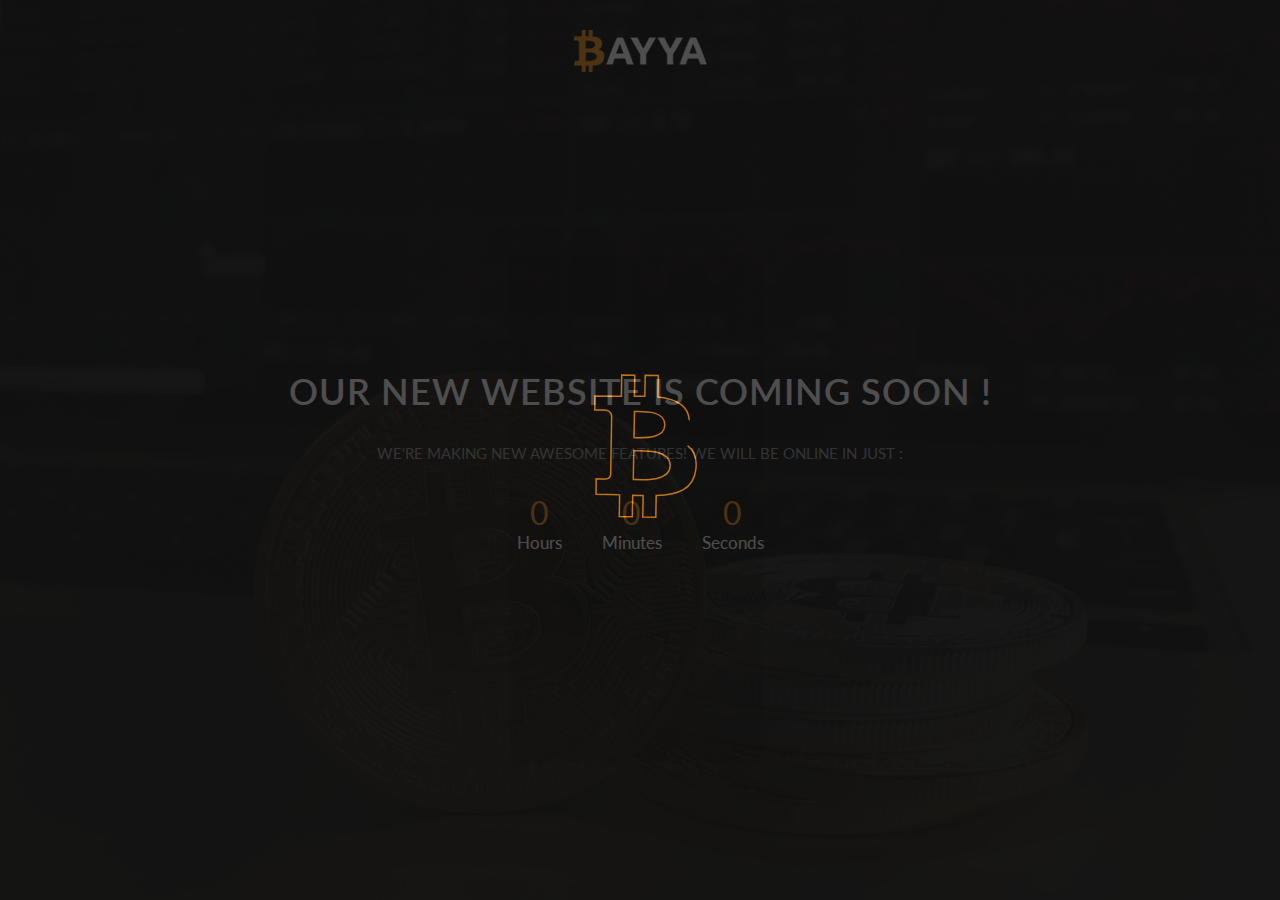
<file: coming-soon.html>
<!DOCTYPE html>
<html lang="en">

<head>

    <meta charset="utf-8" />
    <title>Coming Soon - Bayya Bitcoin Crypto Currency Template</title>
    <meta name="viewport" content="width=device-width, initial-scale=1.0" />

    <!-- Favicon -->
    <link rel="shortcut icon" href="images/favicon.png">

    <!-- Template CSS Files -->
    <link rel="stylesheet" href="css/font-awesome.min.css">
    <link rel="stylesheet" href="css/bootstrap.min.css">
    <link rel="stylesheet" href="css/magnific-popup.css">
    <link rel="stylesheet" href="css/select2.min.css">
    <link rel="stylesheet" href="css/style.css">
	<link rel="stylesheet" href="css/skins/orange.css">

    <!-- Template JS Files -->
    <script src="js/modernizr.js"></script>

</head>

<body class="error-page coming-soon">
    <!-- SVG Preloader Starts -->
    <div id="preloader">
        <div id="preloader-content">
            <svg version="1.1" id="Layer_1" xmlns="http://www.w3.org/2000/svg" xmlns:xlink="http://www.w3.org/1999/xlink" x="0px" y="0px" width="150px" height="150px" viewBox="100 100 400 400" xml:space="preserve">
                <filter id="dropshadow" height="130%">
                <feGaussianBlur in="SourceAlpha" stdDeviation="5"/>
                <feOffset dx="0" dy="0" result="offsetblur"/>
                <feFlood flood-color="red"/>
                <feComposite in2="offsetblur" operator="in"/>
                <feMerge>
                <feMergeNode/>
                <feMergeNode in="SourceGraphic"/>
                </feMerge>
                </filter>          
                <path class="path" fill="#000000" d="M446.089,261.45c6.135-41.001-25.084-63.033-67.769-77.735l13.844-55.532l-33.801-8.424l-13.48,54.068
                    c-8.896-2.217-18.015-4.304-27.091-6.371l13.568-54.429l-33.776-8.424l-13.861,55.521c-7.354-1.676-14.575-3.328-21.587-5.073
                    l0.034-0.171l-46.617-11.64l-8.993,36.102c0,0,25.08,5.746,24.549,6.105c13.689,3.42,16.159,12.478,15.75,19.658L208.93,357.23
                    c-1.675,4.158-5.925,10.401-15.494,8.031c0.338,0.485-24.579-6.134-24.579-6.134l-9.631,40.468l36.843,9.188
                    c8.178,2.051,16.209,4.19,24.098,6.217l-13.978,56.17l33.764,8.424l13.852-55.571c9.235,2.499,18.186,4.813,26.948,6.995
                    l-13.802,55.309l33.801,8.424l13.994-56.061c57.648,10.902,100.998,6.502,119.237-45.627c14.705-41.979-0.731-66.193-31.06-81.984
                    C425.008,305.984,441.655,291.455,446.089,261.45z M368.859,369.754c-10.455,41.983-81.128,19.285-104.052,13.589l18.562-74.404
                    C306.28,314.65,379.774,325.975,368.859,369.754z M379.302,260.846c-9.527,38.187-68.358,18.781-87.442,14.023l16.828-67.489
                    C327.767,212.14,389.234,221.02,379.302,260.846z"/>       
            </svg>
        </div>
    </div>
    <!-- SVG Preloader Ends -->
    <!-- Wrapper Starts -->
    <div class="wrapper">
        <div class="container-fluid error">
			<div>
				<div class="text-center">
					<!-- Logo Starts -->
					<a class="logo" href="index.html">
						<img class="img-responsive" src="images/logo.png" alt="logo">
					</a>
					<!-- Logo Ends -->
					<!-- Coming Soon Content Starts -->
					<h3 class="coming-soon-title">our new website is coming soon !</h3>
                    <p>we're making new awesome features! we will be online in just :</p>
					<div class="countdown" id="countdown"></div>
					<!-- Coming Soon Content Ends -->
				</div>
			</div>
		</div>
        <!-- Template JS Files -->
        <script src="js/jquery-2.2.4.min.js"></script>
        <script src="js/bootstrap.min.js"></script>
        <script src="js/select2.min.js"></script>
		<script src="js/jquery.plugin.min.js"></script>
		<script src="js/jquery.countdown.min.js"></script>
        <script src="js/jquery.magnific-popup.min.js"></script>
        <script src="js/custom.js"></script>
		<script>
		$(function () {
			$('#countdown').countdown({until: new Date(2023, 12-1, 25)});
		});
		</script>
    </div>
    <!-- Wrapper Ends -->
</body>

</html>
</file>
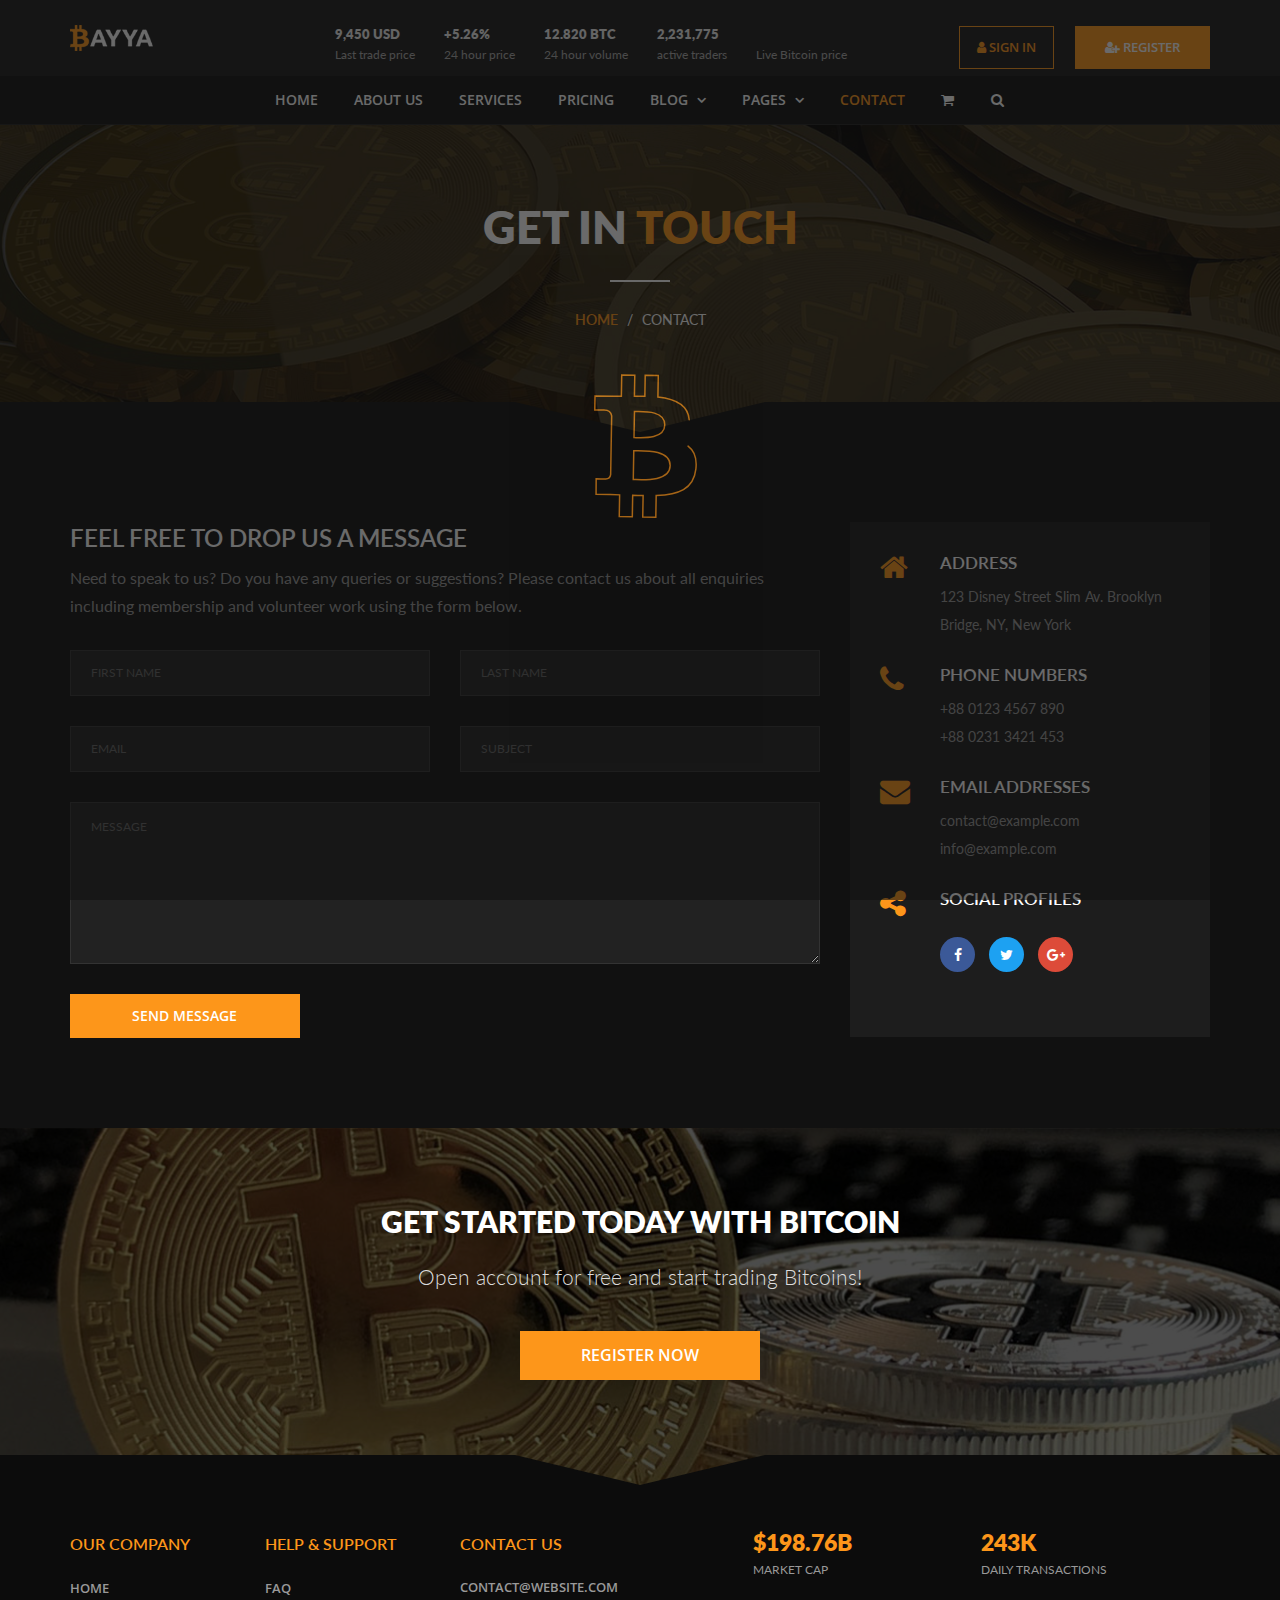
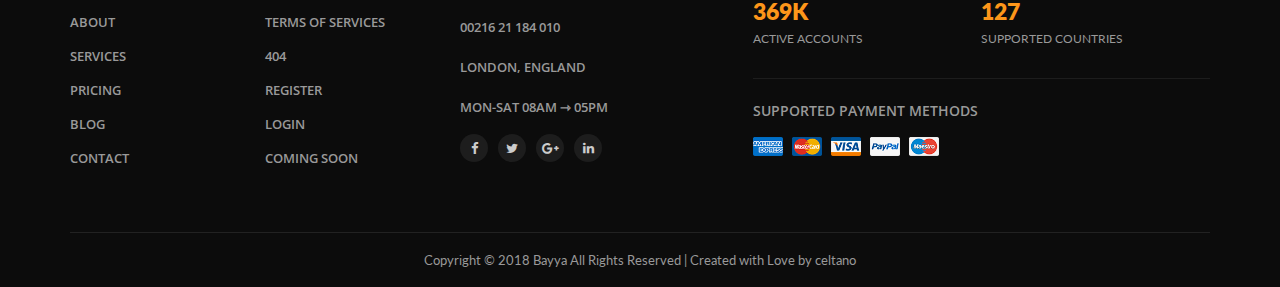
<file: contact.html>
<!DOCTYPE html>
<html lang="en">

<head>

    <meta charset="utf-8" />
    <title>Contact Us - Bayya Bitcoin Crypto Currency Template</title>
    <meta name="viewport" content="width=device-width, initial-scale=1.0" />

    <!-- Favicon -->
    <link rel="shortcut icon" href="images/favicon.png">

    <!-- Template CSS Files -->
    <link rel="stylesheet" href="css/font-awesome.min.css">
    <link rel="stylesheet" href="css/bootstrap.min.css">
    <link rel="stylesheet" href="css/magnific-popup.css">
    <link rel="stylesheet" href="css/select2.min.css">
    <link rel="stylesheet" href="css/style.css">
    <link rel="stylesheet" href="css/skins/orange.css">

    <!-- Template JS Files -->
    <script src="js/modernizr.js"></script>

</head>

<body>
    <!-- SVG Preloader Starts -->
    <div id="preloader">
        <div id="preloader-content">
            <svg version="1.1" id="Layer_1" xmlns="http://www.w3.org/2000/svg" xmlns:xlink="http://www.w3.org/1999/xlink" x="0px" y="0px" width="150px" height="150px" viewBox="100 100 400 400" xml:space="preserve">
                <filter id="dropshadow" height="130%">
                <feGaussianBlur in="SourceAlpha" stdDeviation="5"/>
                <feOffset dx="0" dy="0" result="offsetblur"/>
                <feFlood flood-color="red"/>
                <feComposite in2="offsetblur" operator="in"/>
                <feMerge>
                <feMergeNode/>
                <feMergeNode in="SourceGraphic"/>
                </feMerge>
                </filter>          
                <path class="path" fill="#000000" d="M446.089,261.45c6.135-41.001-25.084-63.033-67.769-77.735l13.844-55.532l-33.801-8.424l-13.48,54.068
                    c-8.896-2.217-18.015-4.304-27.091-6.371l13.568-54.429l-33.776-8.424l-13.861,55.521c-7.354-1.676-14.575-3.328-21.587-5.073
                    l0.034-0.171l-46.617-11.64l-8.993,36.102c0,0,25.08,5.746,24.549,6.105c13.689,3.42,16.159,12.478,15.75,19.658L208.93,357.23
                    c-1.675,4.158-5.925,10.401-15.494,8.031c0.338,0.485-24.579-6.134-24.579-6.134l-9.631,40.468l36.843,9.188
                    c8.178,2.051,16.209,4.19,24.098,6.217l-13.978,56.17l33.764,8.424l13.852-55.571c9.235,2.499,18.186,4.813,26.948,6.995
                    l-13.802,55.309l33.801,8.424l13.994-56.061c57.648,10.902,100.998,6.502,119.237-45.627c14.705-41.979-0.731-66.193-31.06-81.984
                    C425.008,305.984,441.655,291.455,446.089,261.45z M368.859,369.754c-10.455,41.983-81.128,19.285-104.052,13.589l18.562-74.404
                    C306.28,314.65,379.774,325.975,368.859,369.754z M379.302,260.846c-9.527,38.187-68.358,18.781-87.442,14.023l16.828-67.489
                    C327.767,212.14,389.234,221.02,379.302,260.846z"/>       
            </svg>
        </div>
    </div>
    <!-- SVG Preloader Ends -->
    <!-- Wrapper Starts -->
    <div class="wrapper">
        <!-- Header Starts -->
        <header class="header">
            <div class="container">
                <div class="row">
                    <!-- Logo Starts -->
                    <div class="main-logo col-xs-12 col-md-3 col-md-2 col-lg-2 hidden-xs">
                        <a href="index.html">
							<img style="width: 50%;" class="img-responsive" src="images/logo.png" alt="logo">
						</a>
                    </div>
                    <!-- Logo Ends -->
                    <!-- Statistics Starts -->
                    <div class="col-md-7 col-lg-7">
                        <ul class="unstyled bitcoin-stats text-center">
                            <li>
                                <h6>9,450 USD</h6><span>Last trade price</span></li>
                            <li>
                                <h6>+5.26%</h6><span>24 hour price</span></li>
                            <li>
                                <h6>12.820 BTC</h6><span>24 hour volume</span></li>
                            <li>
                                <h6>2,231,775</h6><span>active traders</span></li>
                            <li>
                                <div class="btcwdgt-price" data-bw-theme="light" data-bw-cur="usd"></div>
                                <span>Live Bitcoin price</span>
                            </li>
                        </ul>
                    </div>
                    <!-- Statistics Ends -->
                    <!-- User Sign In/Sign Up Starts -->
                    <div class="col-md-3 col-lg-3">
                        <ul class="unstyled user">
                            <li class="sign-in"><a href="login.html" class="btn btn-primary"><i class="fa fa-user"></i> sign in</a></li>
                            <li class="sign-up"><a href="register.html" class="btn btn-primary"><i class="fa fa-user-plus"></i> register</a></li>
                        </ul>
                    </div>
                    <!-- User Sign In/Sign Up Ends -->
                </div>
            </div>
            <!-- Navigation Menu Starts -->
            <nav class="site-navigation navigation" id="site-navigation">
                <div class="container">
                    <div class="site-nav-inner">
                        <!-- Logo For ONLY Mobile display Starts -->
                        <a class="logo-mobile" href="index.html">
							<img class="img-responsive" src="images/logo.png" alt="">
						</a>
                        <!-- Logo For ONLY Mobile display Ends -->
                        <!-- Toggle Icon for Mobile Starts -->
                        <button type="button" class="navbar-toggle" data-toggle="collapse" data-target=".navbar-collapse">
							<span class="sr-only">Toggle navigation</span>
							<span class="icon-bar"></span>
							<span class="icon-bar"></span>
							<span class="icon-bar"></span>
						</button>
                        <!-- Toggle Icon for Mobile Ends -->
                        <div class="collapse navbar-collapse navbar-responsive-collapse">
                            <!-- Main Menu Starts -->
                            <ul class="nav navbar-nav">
                                <li><a href="index.html">Home</a></li>
                                <li><a href="about.html">About Us</a></li>
                                <li><a href="services.html">Services</a></li>
                                <li><a href="pricing.html">Pricing</a></li>
                                <li class="dropdown">
                                    <a href="#" class="dropdown-toggle" data-toggle="dropdown">Blog <i class="fa fa-angle-down"></i></a>
                                    <ul class="dropdown-menu" role="menu">
                                        <li><a href="blog-right-sidebar.html">Right Sidebar</a></li>
                                        <li><a href="blog-left-sidebar.html">Left Sidebar</a></li>
                                        <li><a href="blog-grid-no-sidebar.html">Grid No Sidebar</a></li>
                                        <li><a href="blog-post.html">Single Post</a></li>
                                    </ul>
                                </li>
                                <li class="dropdown">
                                    <a href="#" class="dropdown-toggle" data-toggle="dropdown">pages <i class="fa fa-angle-down"></i></a>
                                    <ul class="dropdown-menu" role="menu">
                                        <li><a href="register.html">Register page</a></li>
                                        <li><a href="login.html">Login page</a></li>
										<li><a href="shopping-cart.html">Shopping cart</a></li>
                                        <li><a href="shopping-checkout.html">shopping checkout</a></li>
                                        <li><a href="faq.html">FAQ page</a></li>
                                        <li><a href="404.html">404 Page</a></li>
                                        <li><a href="503.html">Server Error Page</a></li>
                                        <li><a href="terms-of-services.html">Terms of Services</a></li>
                                        <li><a href="coming-soon.html">Coming Soon</a></li>
                                    </ul>
                                </li>
                                <li class="active"><a href="contact.html">Contact</a></li>
								<!-- Cart Icon Starts -->
								<li class="cart"><a href="shopping-cart.html"><i class="fa fa-shopping-cart"></i></a></li>
								<!-- Cart Icon Starts -->
                                <!-- Search Icon Starts -->
                                <li class="search"><button class="fa fa-search"></button></li>
                                <!-- Search Icon Ends -->
                            </ul>
                            <!-- Main Menu Ends -->
                        </div>
                    </div>
                </div>
                <!-- Search Input Starts -->
                <div class="site-search">
                    <div class="container">
                        <input type="text" placeholder="type your keyword and hit enter ...">
                        <span class="close">×</span>
                    </div>
                </div>
                <!-- Search Input Ends -->
            </nav>
            <!-- Navigation Menu Ends -->
        </header>
        <!-- Header Ends -->
        <!-- Banner Area Starts -->
        <section class="banner-area">
			<div class="banner-overlay">
				<div class="banner-text text-center">
					<div class="container">
						<!-- Section Title Starts -->
						<div class="row text-center">
							<div class="col-xs-12">
								<!-- Title Starts -->
								<h2 class="title-head">Get in <span>touch</span></h2>
								<!-- Title Ends -->
								<hr>
								<!-- Breadcrumb Starts -->
								<ul class="breadcrumb">
									<li><a href="index.html"> home</a></li>
									<li>contact</li>
								</ul>
								<!-- Breadcrumb Ends -->
							</div>
						</div>
						<!-- Section Title Ends -->
					</div>
				</div>
			</div>
        </section>
        <!-- Banner Area Ends -->
        <!-- Contact Section Starts -->
        <section class="contact">
            <div class="container">
                <div class="row">
                    <div class="col-xs-12 col-md-8 contact-form">
						<h3 class="col-xs-12">feel free to drop us a message</h3>
                        <p class="col-xs-12">Need to speak to us? Do you have any queries or suggestions? Please contact us about all enquiries including membership and volunteer work using the form below.</p>
                        <!-- Contact Form Starts -->
                        <form class="form-contact" method="post" action="php/process-form.php">
                            <!-- Input Field Starts -->
                            <div class="form-group col-md-6">
                                <input class="form-control" name="firstname" id="firstname" placeholder="FIRST NAME" type="text" required>
                            </div>
                            <!-- Input Field Ends -->
                            <!-- Input Field Starts -->
                            <div class="form-group col-md-6">
                                <input class="form-control" name="lastname" id="lastname" placeholder="LAST NAME" type="text" required>
                            </div>
                            <!-- Input Field Ends -->
                            <!-- Input Field Starts -->
                            <div class="form-group col-md-6">
                                <input class="form-control" name="email" id="email" placeholder="EMAIL" type="email" required>
                            </div>
                            <!-- Input Field Ends -->
                            <!-- Input Field Starts -->
                            <div class="form-group col-md-6">
                                <input class="form-control" name="text" id="subject" placeholder="SUBJECT" type="text" required>
                            </div>
                            <!-- Input Field Ends -->
                            <!-- Input Field Starts -->
                            <div class="form-group col-xs-12">
                                <textarea class="form-control" id="message" name="message" placeholder="MESSAGE" required></textarea>
                            </div>
                            <!-- Input Field Ends -->
                            <!-- Submit Form Button Starts -->
                            <div class="form-group col-xs-12 col-sm-4">
                                <button class="btn btn-primary btn-contact" type="submit">send message</button>
                            </div>
                            <!-- Submit Form Button Ends -->
                            <!-- Form Submit Message Starts -->
                            <div class="col-xs-12 text-center output_message_holder d-none">
								<p class="output_message"></p>
                            </div>
                             <!-- Form Submit Message Ends -->
                        </form>
						<!-- Contact Form Ends -->
                    </div>
					<!-- Contact Widget Starts -->
                    <div class="col-xs-12 col-md-4">
                        <div class="widget">
                            <div class="contact-page-info">
								<!-- Contact Info Box Starts -->
                                <div class="contact-info-box">
                                    <i class="fa fa-home big-icon"></i>
                                    <div class="contact-info-box-content">
                                        <h4>Address</h4>
                                        <p>123 Disney Street Slim Av. Brooklyn Bridge, NY, New York</p>
                                    </div>
                                </div>
								<!-- Contact Info Box Ends -->
								<!-- Contact Info Box Starts -->
                                <div class="contact-info-box">
                                    <i class="fa fa-phone big-icon"></i>
                                    <div class="contact-info-box-content">
                                        <h4>Phone Numbers</h4>
                                        <p>+88 0123 4567 890<br>+88 0231 3421 453</p>
                                    </div>
                                </div>
								<!-- Contact Info Box Ends -->
								<!-- Contact Info Box Starts -->
                                <div class="contact-info-box">
                                    <i class="fa fa-envelope big-icon"></i>
                                    <div class="contact-info-box-content">
                                        <h4>Email Addresses</h4>

                                        <p>contact@example.com<br>info@example.com</p>
                                    </div>
                                </div>
								<!-- Contact Info Box Ends -->
								<!-- Social Media Icons Starts -->
                                <div class="contact-info-box">
                                    <i class="fa fa-share-alt big-icon"></i>
                                    <div class="contact-info-box-content">
                                        <h4>Social Profiles</h4>
                                        <div class="social-contact">
                                            <ul>
                                                <li class="facebook"><a href="#" target="_blank"><i class="fa fa-facebook"></i></a></li>
                                                <li class="twitter"><a href="#" target="_blank"><i class="fa fa-twitter"></i></a></li>
                                                <li class="google-plus"><a href="#" target="_blank"><i class="fa fa-google-plus"></i></a></li>
                                            </ul>
                                        </div>
                                    </div>
                                </div>
								<!-- Social Media Icons Starts -->
                            </div>
                        </div>
                    </div>
					<!-- Contact Widget Ends -->
                </div>
            </div>
        </section>
        <!-- Contact Section Ends -->
        <!-- Call To Action Section Starts -->
        <section class="call-action-all">
			<div class="call-action-all-overlay">
				<div class="container">
					<div class="row">
						<div class="col-xs-12">
							<!-- Call To Action Text Starts -->
							<div class="action-text">
								<h2>Get Started Today With Bitcoin</h2>
								<p class="lead">Open account for free and start trading Bitcoins!</p>
							</div>
							<!-- Call To Action Text Ends -->
							<!-- Call To Action Button Starts -->
							<p class="action-btn"><a class="btn btn-primary" href="register.html">Register Now</a></p>
							<!-- Call To Action Button Ends -->
						</div>
					</div>
				</div>
			</div>
        </section>
        <!-- Call To Action Section Ends -->
        <!-- Footer Starts -->
        <footer class="footer">
            <!-- Footer Top Area Starts -->
            <div class="top-footer">
                <div class="container">
                    <div class="row">
                        <!-- Footer Widget Starts -->
                        <div class="col-sm-4 col-md-2">
                            <h4>Our Company</h4>
                            <div class="menu">
                                <ul>
                                    <li><a href="index.html">Home</a></li>
                                    <li><a href="about.html">About</a></li>
                                    <li><a href="services.html">Services</a></li>
                                    <li><a href="pricing.html">Pricing</a></li>
                                    <li><a href="blog-right-sidebar.html">Blog</a></li>
                                    <li><a href="contact.html">Contact</a></li>
                                </ul>
                            </div>
                        </div>
                        <!-- Footer Widget Ends -->
                        <!-- Footer Widget Starts -->
                        <div class="col-sm-4 col-md-2">
                            <h4>Help & Support</h4>
                            <div class="menu">
                                <ul>
                                    <li><a href="faq.html">FAQ</a></li>
                                    <li><a href="terms-of-services.html">Terms of Services</a></li>
                                    <li><a href="404.html">404</a></li>
                                    <li><a href="register.html">Register</a></li>
                                    <li><a href="login.html">Login</a></li>
                                    <li><a href="coming-soon.html">Coming Soon</a></li>
                                </ul>
                            </div>
                        </div>
                        <!-- Footer Widget Ends -->
                        <!-- Footer Widget Starts -->
                        <div class="col-sm-4 col-md-3">
                            <h4>Contact Us </h4>
                            <div class="contacts">
                                <div>
                                    <span>contact@website.com</span>
                                </div>
                                <div>
                                    <span>00216 21 184 010</span>
                                </div>
                                <div>
                                    <span>London, England</span>
                                </div>
                                <div>
                                    <span>mon-sat 08am &#x21FE; 05pm</span>
                                </div>
                            </div>
                            <!-- Social Media Profiles Starts -->
                            <div class="social-footer">
                                <ul>
                                    <li><a href="#" target="_blank"><i class="fa fa-facebook"></i></a></li>
                                    <li><a href="#" target="_blank"><i class="fa fa-twitter"></i></a></li>
                                    <li><a href="#" target="_blank"><i class="fa fa-google-plus"></i></a></li>
                                    <li><a href="#" target="_blank"><i class="fa fa-linkedin"></i></a></li>
                                </ul>
                            </div>
                            <!-- Social Media Profiles Ends -->
                        </div>
                        <!-- Footer Widget Ends -->
                        <!-- Footer Widget Starts -->
                        <div class="col-sm-12 col-md-5">
                            <!-- Facts Starts -->
                            <div class="facts-footer">
                                <div>
                                    <h5>$198.76B</h5>
                                    <span>Market cap</span>
                                </div>
                                <div>
                                    <h5>243K</h5>
                                    <span>daily transactions</span>
                                </div>
                                <div>
                                    <h5>369K</h5>
                                    <span>active accounts</span>
                                </div>
                                <div>
                                    <h5>127</h5>
                                    <span>supported countries</span>
                                </div>
                            </div>
                            <!-- Facts Ends -->
                            <hr>
                            <!-- Supported Payment Cards Logo Starts -->
                            <div class="payment-logos">
                                <h4 class="payment-title">supported payment methods</h4>
                                <img src="images/icons/payment/american-express.png" alt="american-express">
                                <img src="images/icons/payment/mastercard.png" alt="mastercard">
                                <img src="images/icons/payment/visa.png" alt="visa">
                                <img src="images/icons/payment/paypal.png" alt="paypal">
                                <img class="last" src="images/icons/payment/maestro.png" alt="maestro">
                            </div>
                            <!-- Supported Payment Cards Logo Ends -->
                        </div>
                        <!-- Footer Widget Ends -->
                    </div>
                </div>
            </div>
            <!-- Footer Top Area Ends -->
            <!-- Footer Bottom Area Starts -->
            <div class="bottom-footer">
                <div class="container">
                    <div class="row">
                        <div class="col-xs-12">
                            <!-- Copyright Text Starts -->
                            <p class="text-center">Copyright © 2018 Bayya All Rights Reserved | Created with Love by <a href="https://themeforest.net/user/celtano" target="_blank">celtano</a></p>
                            <!-- Copyright Text Ends -->
                        </div>
                    </div>
                </div>
            </div>
            <!-- Footer Bottom Area Ends -->
        </footer>
        <!-- Footer Ends -->
        <!-- Back To Top Starts  -->
        <a href="#" id="back-to-top" class="back-to-top fa fa-arrow-up"></a>
        <!-- Back To Top Ends  -->

        <!-- Template JS Files -->
        <script src="js/jquery-2.2.4.min.js"></script>
        <script src="js/bootstrap.min.js"></script>
        <script src="js/select2.min.js"></script>
        <script src="js/jquery.magnific-popup.min.js"></script>
        <script src="js/custom.js"></script>

    </div>
    <!-- Wrapper Ends -->
</body>

</html>
</file>
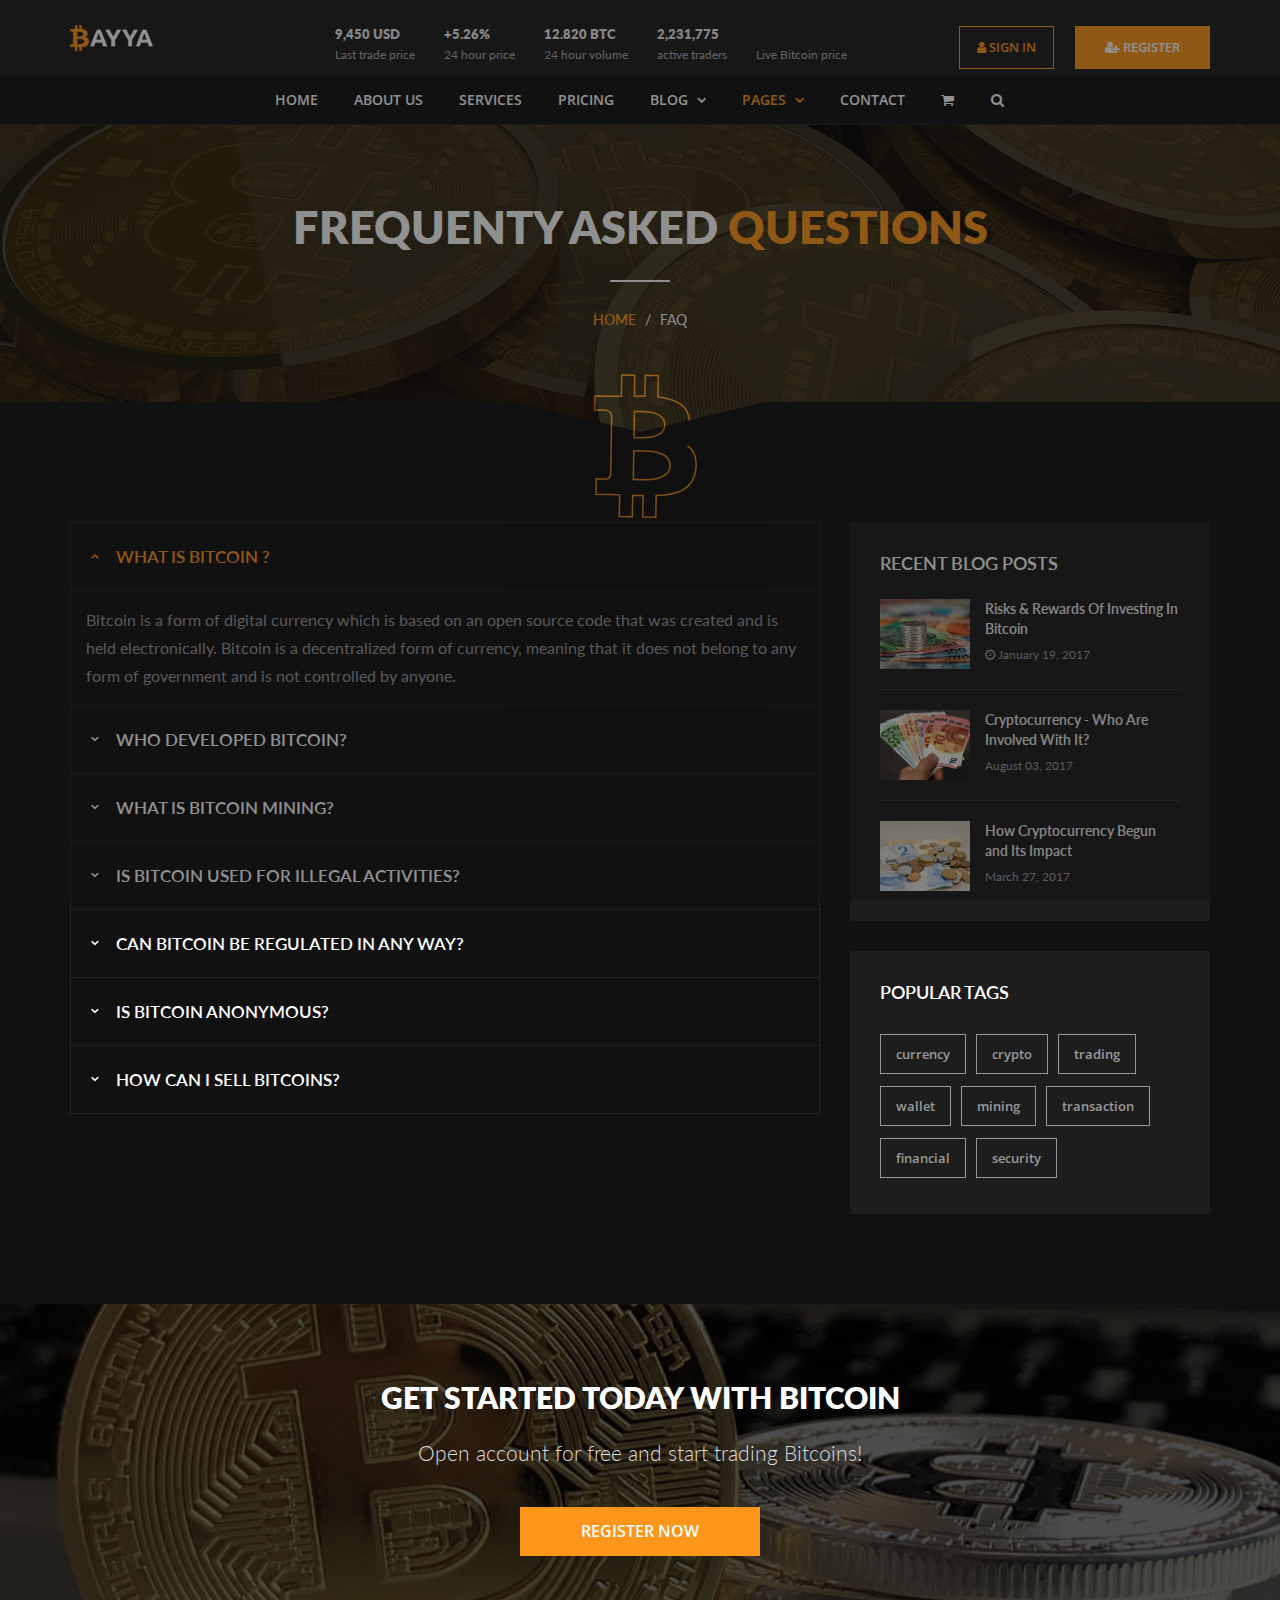
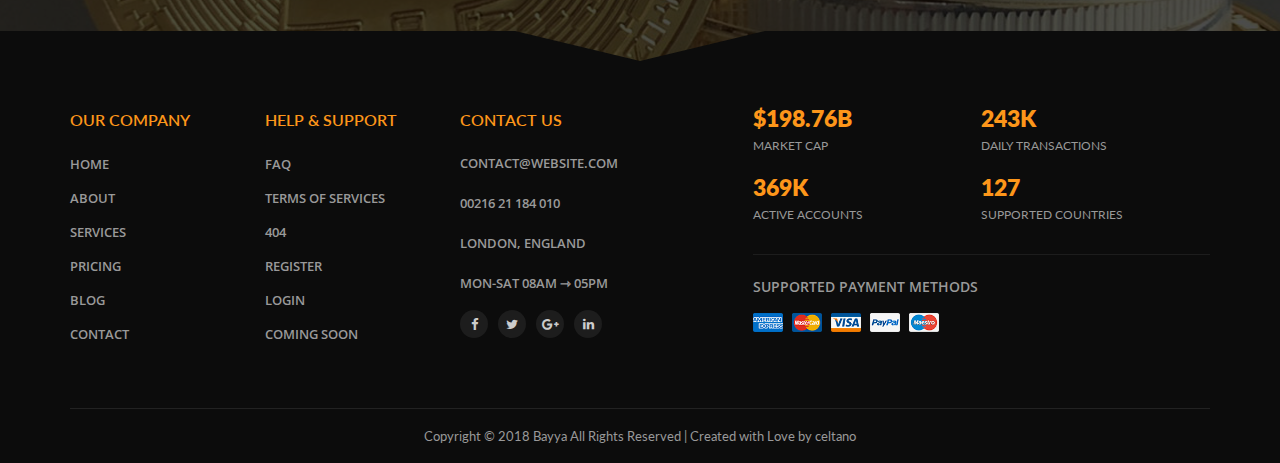
<file: faq.html>
<!DOCTYPE html>
<html lang="en">

<head>

    <meta charset="utf-8" />
    <title>FAQ - Bayya Bitcoin Crypto Currency Template</title>
    <meta name="viewport" content="width=device-width, initial-scale=1.0" />

    <!-- Favicon -->
    <link rel="shortcut icon" href="images/favicon.png">

    <!-- Template CSS Files -->
    <link rel="stylesheet" href="css/font-awesome.min.css">
    <link rel="stylesheet" href="css/bootstrap.min.css">
    <link rel="stylesheet" href="css/magnific-popup.css">
    <link rel="stylesheet" href="css/select2.min.css">
    <link rel="stylesheet" href="css/style.css">
    <link rel="stylesheet" href="css/skins/blue.css">

    <!-- Template JS Files -->
    <script src="js/modernizr.js"></script>

</head>

<body>
    <!-- SVG Preloader Starts -->
    <div id="preloader">
        <div id="preloader-content">
            <svg version="1.1" id="Layer_1" xmlns="http://www.w3.org/2000/svg" xmlns:xlink="http://www.w3.org/1999/xlink" x="0px" y="0px" width="150px" height="150px" viewBox="100 100 400 400" xml:space="preserve">
                <filter id="dropshadow" height="130%">
                <feGaussianBlur in="SourceAlpha" stdDeviation="5"/>
                <feOffset dx="0" dy="0" result="offsetblur"/>
                <feFlood flood-color="red"/>
                <feComposite in2="offsetblur" operator="in"/>
                <feMerge>
                <feMergeNode/>
                <feMergeNode in="SourceGraphic"/>
                </feMerge>
                </filter>          
                <path class="path" fill="#000000" d="M446.089,261.45c6.135-41.001-25.084-63.033-67.769-77.735l13.844-55.532l-33.801-8.424l-13.48,54.068
                    c-8.896-2.217-18.015-4.304-27.091-6.371l13.568-54.429l-33.776-8.424l-13.861,55.521c-7.354-1.676-14.575-3.328-21.587-5.073
                    l0.034-0.171l-46.617-11.64l-8.993,36.102c0,0,25.08,5.746,24.549,6.105c13.689,3.42,16.159,12.478,15.75,19.658L208.93,357.23
                    c-1.675,4.158-5.925,10.401-15.494,8.031c0.338,0.485-24.579-6.134-24.579-6.134l-9.631,40.468l36.843,9.188
                    c8.178,2.051,16.209,4.19,24.098,6.217l-13.978,56.17l33.764,8.424l13.852-55.571c9.235,2.499,18.186,4.813,26.948,6.995
                    l-13.802,55.309l33.801,8.424l13.994-56.061c57.648,10.902,100.998,6.502,119.237-45.627c14.705-41.979-0.731-66.193-31.06-81.984
                    C425.008,305.984,441.655,291.455,446.089,261.45z M368.859,369.754c-10.455,41.983-81.128,19.285-104.052,13.589l18.562-74.404
                    C306.28,314.65,379.774,325.975,368.859,369.754z M379.302,260.846c-9.527,38.187-68.358,18.781-87.442,14.023l16.828-67.489
                    C327.767,212.14,389.234,221.02,379.302,260.846z"/>       
            </svg>
        </div>
    </div>
    <!-- SVG Preloader Ends -->
    <!-- Wrapper Starts -->
    <div class="wrapper">
        <!-- Header Starts -->
        <header class="header">
            <div class="container">
                <div class="row">
                    <!-- Logo Starts -->
                    <div class="main-logo col-xs-12 col-md-3 col-md-2 col-lg-2 hidden-xs">
                        <a href="index.html">
                            <img style="width: 50%;" class="img-responsive" src="images/logo.png" alt="logo">
						</a>
                    </div>
                    <!-- Logo Ends -->
                    <!-- Statistics Starts -->
                    <div class="col-md-7 col-lg-7">
                        <ul class="unstyled bitcoin-stats text-center">
                            <li>
                                <h6>9,450 USD</h6><span>Last trade price</span></li>
                            <li>
                                <h6>+5.26%</h6><span>24 hour price</span></li>
                            <li>
                                <h6>12.820 BTC</h6><span>24 hour volume</span></li>
                            <li>
                                <h6>2,231,775</h6><span>active traders</span></li>
                            <li>
                                <div class="btcwdgt-price" data-bw-theme="light" data-bw-cur="usd"></div>
                                <span>Live Bitcoin price</span>
                            </li>
                        </ul>
                    </div>
                    <!-- Statistics Ends -->
                    <!-- User Sign In/Sign Up Starts -->
                    <div class="col-md-3 col-lg-3">
                        <ul class="unstyled user">
                            <li class="sign-in"><a href="login.html" class="btn btn-primary"><i class="fa fa-user"></i> sign in</a></li>
                            <li class="sign-up"><a href="register.html" class="btn btn-primary"><i class="fa fa-user-plus"></i> register</a></li>
                        </ul>
                    </div>
                    <!-- User Sign In/Sign Up Ends -->
                </div>
            </div>
            <!-- Navigation Menu Starts -->
            <nav class="site-navigation navigation" id="site-navigation">
                <div class="container">
                    <div class="site-nav-inner">
                        <!-- Logo For ONLY Mobile display Starts -->
                        <a class="logo-mobile" href="index.html">
							<img class="img-responsive" src="images/logo.png" alt="">
						</a>
                        <!-- Logo For ONLY Mobile display Ends -->
                        <!-- Toggle Icon for Mobile Starts -->
                        <button type="button" class="navbar-toggle" data-toggle="collapse" data-target=".navbar-collapse">
							<span class="sr-only">Toggle navigation</span>
							<span class="icon-bar"></span>
							<span class="icon-bar"></span>
							<span class="icon-bar"></span>
						</button>
                        <!-- Toggle Icon for Mobile Ends -->
                        <div class="collapse navbar-collapse navbar-responsive-collapse">
                            <!-- Main Menu Starts -->
                            <ul class="nav navbar-nav">
                                <li><a href="index.html">Home</a></li>
                                <li><a href="about.html">About Us</a></li>
                                <li><a href="services.html">Services</a></li>
                                <li><a href="pricing.html">Pricing</a></li>
                                <li class="dropdown">
                                    <a href="#" class="dropdown-toggle" data-toggle="dropdown">Blog <i class="fa fa-angle-down"></i></a>
                                    <ul class="dropdown-menu" role="menu">
                                        <li><a href="blog-right-sidebar.html">Right Sidebar</a></li>
                                        <li><a href="blog-left-sidebar.html">Left Sidebar</a></li>
                                        <li><a href="blog-grid-no-sidebar.html">Grid No Sidebar</a></li>
                                        <li><a href="blog-post.html">Single Post</a></li>
                                    </ul>
                                </li>
                                <li class="active dropdown">
                                    <a href="#" class="dropdown-toggle" data-toggle="dropdown">pages <i class="fa fa-angle-down"></i></a>
                                    <ul class="dropdown-menu" role="menu">
                                        <li><a href="register.html">Register page</a></li>
                                        <li><a href="login.html">Login page</a></li>
										<li><a href="shopping-cart.html">Shopping cart</a></li>
                                        <li><a href="shopping-checkout.html">shopping checkout</a></li>
                                        <li class="active"><a href="faq.html">FAQ page</a></li>
                                        <li><a href="404.html">404 Page</a></li>
                                        <li><a href="503.html">Server Error Page</a></li>
                                        <li><a href="terms-of-services.html">Terms of Services</a></li>
                                        <li><a href="coming-soon.html">Coming Soon</a></li>
                                    </ul>
                                </li>
                                <li><a href="contact.html">Contact</a></li>
								<!-- Cart Icon Starts -->
								<li class="cart"><a href="shopping-cart.html"><i class="fa fa-shopping-cart"></i></a></li>
								<!-- Cart Icon Starts -->
                                <!-- Search Icon Starts -->
                                <li class="search"><button class="fa fa-search"></button></li>
                                <!-- Search Icon Ends -->
                            </ul>
                            <!-- Main Menu Ends -->
                        </div>
                    </div>
                </div>
                <!-- Search Input Starts -->
                <div class="site-search">
                    <div class="container">
                        <input type="text" placeholder="type your keyword and hit enter ...">
                        <span class="close">×</span>
                    </div>
                </div>
                <!-- Search Input Ends -->
            </nav>
            <!-- Navigation Menu Ends -->
        </header>
        <!-- Header Ends -->
        <!-- Banner Area Starts -->
        <section class="banner-area">
			<div class="banner-overlay">
				<div class="banner-text text-center">
					<div class="container">
						<!-- Section Title Starts -->
						<div class="row text-center">
							<div class="col-xs-12">
								<!-- Title Starts -->
								<h2 class="title-head">Frequenty Asked <span>Questions</span></h2>
								<!-- Title Ends -->
								<hr>
								<!-- Breadcrumb Starts -->
								<ul class="breadcrumb">
									<li><a href="index.html"> home</a></li>
									<li>faq</li>
								</ul>
								<!-- Breadcrumb Ends -->
							</div>
						</div>
						<!-- Section Title Ends -->
					</div>
				</div>
			</div>
        </section>
        <!-- Banner Area Ends -->
        <!-- Section FAQ Starts -->
        <section class="faq">
            <div class="container">
                <div class="row">
                    <div class="col-xs-12 col-md-8">
                        <!-- Panel Group Starts -->
                        <div class="panel-group" id="accordion">
                            <!-- Panel Starts -->
                            <div class="panel panel-default">
                                <!-- Panel Heading Starts -->
                                <div class="panel-heading">
                                    <h4 class="panel-title">
                                        <a data-toggle="collapse" data-parent="#accordion" href="#collapse1">
								what is bitcoin ?</a>
                                    </h4>
                                </div>
                                <!-- Panel Heading Ends -->
                                <!-- Panel Content Starts -->
                                <div id="collapse1" class="panel-collapse collapse in">
                                    <div class="panel-body">Bitcoin is a form of digital currency which is based on an open source code that was created and is held electronically. Bitcoin is a decentralized form of currency, meaning that it does not belong to any form of government and is not controlled by anyone.</div>
                                </div>
                                <!-- Panel Content Starts -->
                            </div>
                            <!-- Panel Ends -->
                            <!-- Panel Starts -->
                            <div class="panel panel-default">
                                <!-- Panel Heading Starts -->
                                <div class="panel-heading">
                                    <h4 class="panel-title">
                                        <a class="collapsed" data-toggle="collapse" data-parent="#accordion" href="#collapse2">
								Who Developed Bitcoin?</a>
                                    </h4>
                                </div>
                                <!-- Panel Heading Ends -->
                                <!-- Panel Content Starts -->
                                <div id="collapse2" class="panel-collapse collapse">
                                    <div class="panel-body">The original Bitcoin code was designed by Satoshi Nakamoto under MIT open source credentials. In 2008 Nakamoto outlined the idea behind Bitcoin in his White Paper, which scientifically described how the cryptocurrency would function. Bitcoin is the first successful digital currency designed with trust in cryptography over central authorities. Satoshi left the Bitcoin code in the hands of developers and the community in 2010. Thus far hundreds of developers have added to the core code throughout the years.</div>
                                </div>
                                <!-- Panel Content Starts -->
                            </div>
                            <!-- Panel Ends -->
							<!-- Panel Starts -->
                            <div class="panel panel-default">
                                <!-- Panel Heading Starts -->
                                <div class="panel-heading">
                                    <h4 class="panel-title">
                                        <a class="collapsed" data-toggle="collapse" data-parent="#accordion" href="#collapse3">
								What is Bitcoin Mining?</a>
                                    </h4>
                                </div>
                                <!-- Panel Heading Ends -->
                                <!-- Panel Content Starts -->
                                <div id="collapse3" class="panel-collapse collapse">
                                    <div class="panel-body">Bitcoin mining is analogous to the mining of gold, but its digital form. The process involves specialized computers solving algorithmic equations or hash functions. These problems help miners to confirm blocks of transactions held within the network. Bitcoin mining provides a reward for miners by paying out in Bitcoin in turn the miners confirm transactions on the blockchain. Miners introduce new Bitcoin into the network and also secure the system with transaction confirmation. They are also rewarded network fees for when they harvest new coin and a time when the last bitcoin is found mining will continue.</div>
                                </div>
                                <!-- Panel Content Starts -->
                            </div>
                            <!-- Panel Ends -->
							<!-- Panel Starts -->
                            <div class="panel panel-default">
                                <!-- Panel Heading Starts -->
                                <div class="panel-heading">
                                    <h4 class="panel-title">
                                        <a class="collapsed" data-toggle="collapse" data-parent="#accordion" href="#collapse4">
								Is Bitcoin Used For Illegal Activities?</a>
                                    </h4>
                                </div>
                                <!-- Panel Heading Ends -->
                                <!-- Panel Content Starts -->
                                <div id="collapse4" class="panel-collapse collapse">
                                    <div class="panel-body">This is a yet another controversial topic. Because of the freedom and the degree of anonymity that the use of Bitcoin offers, many users who were seeking to purchase or solicit illegal goods or services initially turned to the use of Bitcoin as a method of payment.</div>
                                </div>
                                <!-- Panel Content Starts -->
                            </div>
                            <!-- Panel Ends -->
							<!-- Panel Starts -->
                            <div class="panel panel-default">
                                <!-- Panel Heading Starts -->
                                <div class="panel-heading">
                                    <h4 class="panel-title">
                                        <a class="collapsed" data-toggle="collapse" data-parent="#accordion" href="#collapse5">
								Can Bitcoin Be Regulated In Any Way?</a>
                                    </h4>
                                </div>
                                <!-- Panel Heading Ends -->
                                <!-- Panel Content Starts -->
                                <div id="collapse5" class="panel-collapse collapse">
                                    <div class="panel-body">Again, when a user decides to use a specific type of software for their Bitcoin wallet, they are deciding what direction the Bitcoin network is heading towards. In other words, you need the cooperation of nearly every single user in order to modify any aspect of the Bitcoin protocol.</div>
                                </div>
                                <!-- Panel Content Starts -->
                            </div>
                            <!-- Panel Ends -->
							<!-- Panel Starts -->
                            <div class="panel panel-default">
                                <!-- Panel Heading Starts -->
                                <div class="panel-heading">
                                    <h4 class="panel-title">
                                        <a class="collapsed" data-toggle="collapse" data-parent="#accordion" href="#collapse6">
								Is Bitcoin anonymous?</a>
                                    </h4>
                                </div>
                                <!-- Panel Heading Ends -->
                                <!-- Panel Content Starts -->
                                <div id="collapse6" class="panel-collapse collapse">
                                    <div class="panel-body">Participants in Bitcoin transactions are identified by public addresses – those are the long strings of around 30 characters you see in a person’s Bitcoin address, usually starting with the numerals ‘1’ or ‘3’. For every transaction, the sending and receiving addresses are publicly-viewable.</div>
                                </div>
                                <!-- Panel Content Starts -->
                            </div>
                            <!-- Panel Ends -->
							<!-- Panel Starts -->
                            <div class="panel panel-default">
                                <!-- Panel Heading Starts -->
                                <div class="panel-heading">
                                    <h4 class="panel-title">
                                        <a class="collapsed" data-toggle="collapse" data-parent="#accordion" href="#collapse7">
								How Can I Sell Bitcoins?</a>
                                    </h4>
                                </div>
                                <!-- Panel Heading Ends -->
                                <!-- Panel Content Starts -->
                                <div id="collapse7" class="panel-collapse collapse">
                                    <div class="panel-body">Bitcoins can be sold locally using LocalBitcoins, on Bitcoin brokerages / exchanges, using two-way Bitcoin Teller Machines (BTM’s) or you can pay for a good or service with them. Bitcoins can be sold to just about anyone as long as they have a Bitcoin address, and can be sold for any fiat currency in the world or traded for a physical good. Feel free to check out our recommended list of exchanges and brokerage services to sell your bitcoins online.</div>
                                </div>
                                <!-- Panel Content Starts -->
                            </div>
                            <!-- Panel Ends -->
                        </div>
                        <!-- Panel Group Ends -->
                    </div>
					<!-- Sidebar Starts -->
				<div class="sidebar col-xs-12 col-md-4">
					<!-- Latest Posts Widget Ends -->
					<div class="widget recent-posts">
						<h3 class="widget-title">Recent Blog Posts</h3>
						<ul class="unstyled clearfix">
						<!-- Recent Post Widget Starts -->
						<li>
							<div class="posts-thumb pull-left"> 
								<a href="blog-post.html">
									<img alt="img" src="images/blog/blog-post-small-1.jpg">
								</a>
							</div>
							<div class="post-info">
								<h4 class="entry-title">
									<a href="blog-post.html">Risks & Rewards Of Investing In Bitcoin</a>
								</h4>
								<p class="post-meta">
									<span class="post-date"><i class="fa fa-clock-o"></i> January 19, 2017</span>
								</p>
							</div>
							<div class="clearfix"></div>
						</li>
						<!-- Recent Post Widget Ends -->
						<!-- Recent Post Widget Starts -->
						<li>
							<div class="posts-thumb pull-left"> 
								<a href="blog-post-light.html">
									<img alt="img" src="images/blog/blog-post-small-2.jpg">
								</a>
							</div>
							<div class="post-info">
								<h4 class="entry-title">
									<a href="blog-post-light.html">Cryptocurrency - Who Are Involved With It?</a>
								</h4>
								<p class="post-meta">
									<span class="post-date"> August 03, 2017</span>
								</p>
							</div>
							<div class="clearfix"></div>
						</li>
						<!-- Recent Post Widget Ends -->
						<!-- Recent Post Widget Starts -->
						<li>
							<div class="posts-thumb pull-left"> 
								<a href="blog-post-light.html">
									<img alt="img" src="images/blog/blog-post-small-3.jpg">
								</a>
							</div>
							<div class="post-info">
								<h4 class="entry-title">
									<a href="blog-post-light.html">How Cryptocurrency Begun and Its Impact</a>
								</h4>
								<p class="post-meta">
									<span class="post-date"> March 27, 2017</span>
								</p>
							</div>
							<div class="clearfix"></div>
						</li>
						<!-- Recent Post Widget Ends -->
						</ul>
					</div>
					<!-- Latest Posts Widget Ends -->
					<!-- Tags Widget Starts -->
					<div class="widget widget-tags">
						<h3 class="widget-title">Popular Tags </h3>
						<ul class="unstyled clearfix">
							<li><a href="#">currency</a></li>
							<li><a href="#">crypto</a></li>
							<li><a href="#">trading</a></li>
							<li><a href="#">wallet</a></li>
							<li><a href="#">mining</a></li>
							<li><a href="#">transaction</a></li>
							<li><a href="#">financial</a></li>
							<li><a href="#">security</a></li>
			            </ul>
					</div>
					<!-- Tags Widget Ends -->
				</div>
				<!-- Sidebar Ends -->
                </div>
            </div>
        </section>
        <!-- Section FAQ Ends -->
        <!-- Call To Action Section Starts -->
        <section class="call-action-all">
			<div class="call-action-all-overlay">
				<div class="container">
					<div class="row">
						<div class="col-xs-12">
							<!-- Call To Action Text Starts -->
							<div class="action-text">
								<h2>Get Started Today With Bitcoin</h2>
								<p class="lead">Open account for free and start trading Bitcoins!</p>
							</div>
							<!-- Call To Action Text Ends -->
							<!-- Call To Action Button Starts -->
							<p class="action-btn"><a class="btn btn-primary" href="register.html">Register Now</a></p>
							<!-- Call To Action Button Ends -->
						</div>
					</div>
				</div>
			</div>
        </section>
        <!-- Call To Action Section Ends -->
        <!-- Footer Starts -->
        <footer class="footer">
            <!-- Footer Top Area Starts -->
            <div class="top-footer">
                <div class="container">
                    <div class="row">
                        <!-- Footer Widget Starts -->
                        <div class="col-sm-4 col-md-2">
                            <h4>Our Company</h4>
                            <div class="menu">
                                <ul>
                                    <li><a href="index.html">Home</a></li>
                                    <li><a href="about.html">About</a></li>
                                    <li><a href="services.html">Services</a></li>
                                    <li><a href="pricing.html">Pricing</a></li>
                                    <li><a href="blog-right-sidebar.html">Blog</a></li>
                                    <li><a href="contact.html">Contact</a></li>
                                </ul>
                            </div>
                        </div>
                        <!-- Footer Widget Ends -->
                        <!-- Footer Widget Starts -->
                        <div class="col-sm-4 col-md-2">
                            <h4>Help & Support</h4>
                            <div class="menu">
                                <ul>
                                    <li><a href="faq.html">FAQ</a></li>
                                    <li><a href="terms-of-services.html">Terms of Services</a></li>
                                    <li><a href="404.html">404</a></li>
                                    <li><a href="register.html">Register</a></li>
                                    <li><a href="login.html">Login</a></li>
                                    <li><a href="coming-soon.html">Coming Soon</a></li>
                                </ul>
                            </div>
                        </div>
                        <!-- Footer Widget Ends -->
                        <!-- Footer Widget Starts -->
                        <div class="col-sm-4 col-md-3">
                            <h4>Contact Us </h4>
                            <div class="contacts">
                                <div>
                                    <span>contact@website.com</span>
                                </div>
                                <div>
                                    <span>00216 21 184 010</span>
                                </div>
                                <div>
                                    <span>London, England</span>
                                </div>
                                <div>
                                    <span>mon-sat 08am &#x21FE; 05pm</span>
                                </div>
                            </div>
                            <!-- Social Media Profiles Starts -->
                            <div class="social-footer">
                                <ul>
                                    <li><a href="#" target="_blank"><i class="fa fa-facebook"></i></a></li>
                                    <li><a href="#" target="_blank"><i class="fa fa-twitter"></i></a></li>
                                    <li><a href="#" target="_blank"><i class="fa fa-google-plus"></i></a></li>
                                    <li><a href="#" target="_blank"><i class="fa fa-linkedin"></i></a></li>
                                </ul>
                            </div>
                            <!-- Social Media Profiles Ends -->
                        </div>
                        <!-- Footer Widget Ends -->
                        <!-- Footer Widget Starts -->
                        <div class="col-sm-12 col-md-5">
                            <!-- Facts Starts -->
                            <div class="facts-footer">
                                <div>
                                    <h5>$198.76B</h5>
                                    <span>Market cap</span>
                                </div>
                                <div>
                                    <h5>243K</h5>
                                    <span>daily transactions</span>
                                </div>
                                <div>
                                    <h5>369K</h5>
                                    <span>active accounts</span>
                                </div>
                                <div>
                                    <h5>127</h5>
                                    <span>supported countries</span>
                                </div>
                            </div>
                            <!-- Facts Ends -->
                            <hr>
                            <!-- Supported Payment Cards Logo Starts -->
                            <div class="payment-logos">
                                <h4 class="payment-title">supported payment methods</h4>
                                <img src="images/icons/payment/american-express.png" alt="american-express">
                                <img src="images/icons/payment/mastercard.png" alt="mastercard">
                                <img src="images/icons/payment/visa.png" alt="visa">
                                <img src="images/icons/payment/paypal.png" alt="paypal">
                                <img class="last" src="images/icons/payment/maestro.png" alt="maestro">
                            </div>
                            <!-- Supported Payment Cards Logo Ends -->
                        </div>
                        <!-- Footer Widget Ends -->
                    </div>
                </div>
            </div>
            <!-- Footer Top Area Ends -->
            <!-- Footer Bottom Area Starts -->
            <div class="bottom-footer">
                <div class="container">
                    <div class="row">
                        <div class="col-xs-12">
                            <!-- Copyright Text Starts -->
                            <p class="text-center">Copyright © 2018 Bayya All Rights Reserved | Created with Love by <a href="https://themeforest.net/user/celtano" target="_blank">celtano</a></p>
                            <!-- Copyright Text Ends -->
                        </div>
                    </div>
                </div>
            </div>
            <!-- Footer Bottom Area Ends -->
        </footer>
        <!-- Footer Ends -->
        <!-- Back To Top Starts  -->
        <a href="#" id="back-to-top" class="back-to-top fa fa-arrow-up"></a>
        <!-- Back To Top Ends  -->

        <!-- Template JS Files -->
        <script src="js/jquery-2.2.4.min.js"></script>
        <script src="js/bootstrap.min.js"></script>
        <script src="js/select2.min.js"></script>
        <script src="js/jquery.magnific-popup.min.js"></script>
        <script src="js/custom.js"></script>

    </div>
    <!-- Wrapper Ends -->
</body>

</html>
</file>
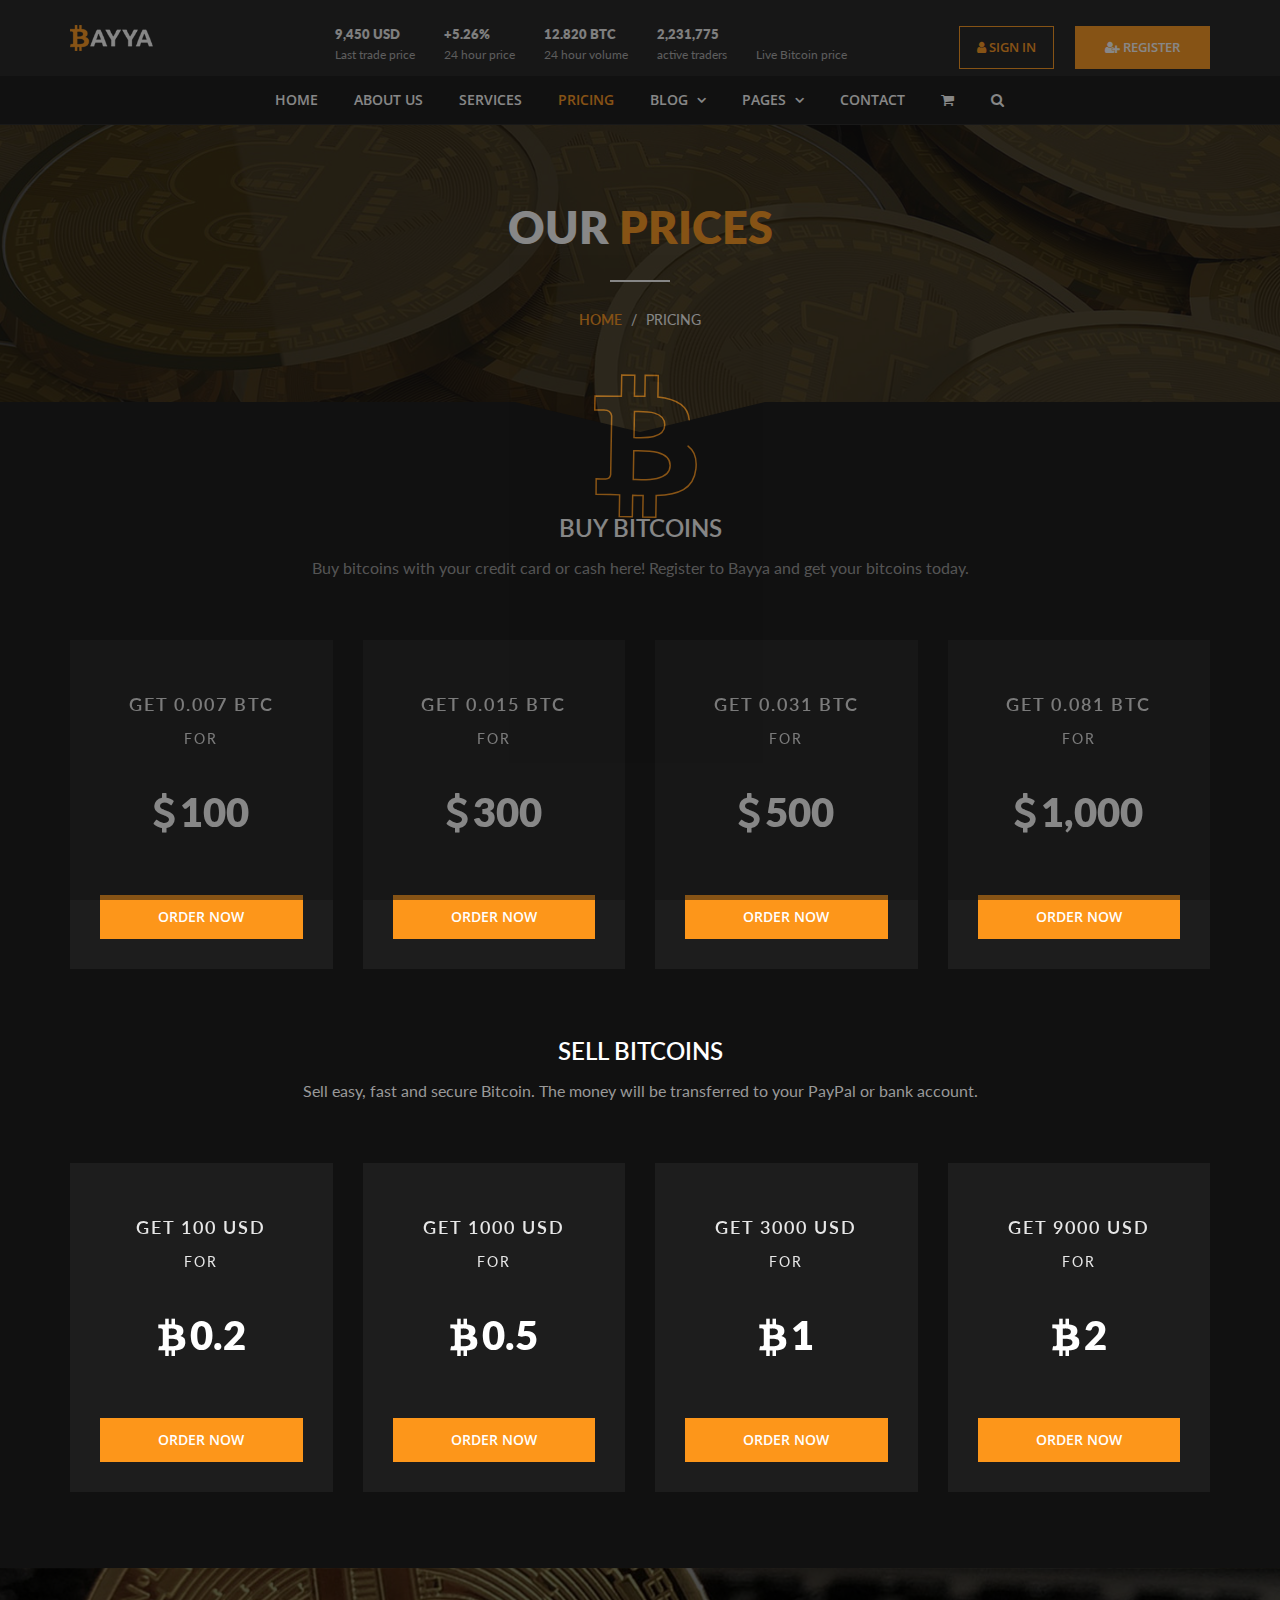
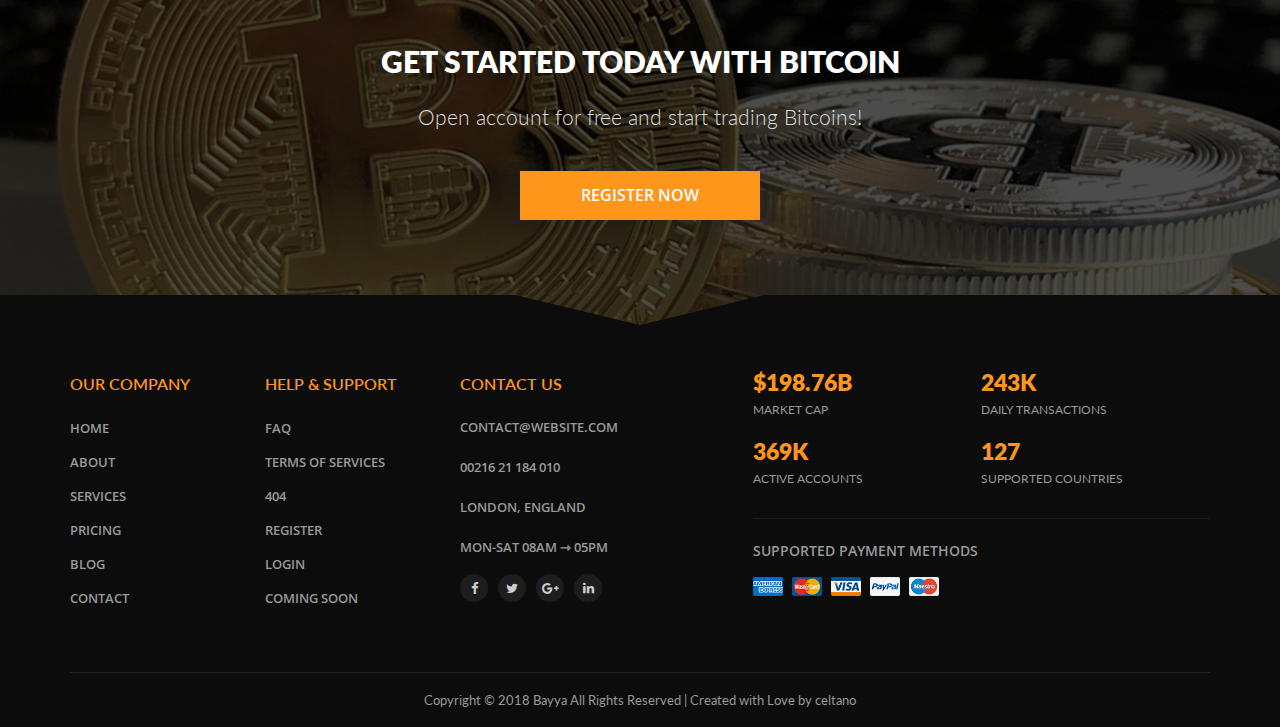
<file: pricing.html>
<!DOCTYPE html>
<html lang="en">

<head>

    <meta charset="utf-8" />
    <title>Pricing - Bayya Bitcoin Crypto Currency Template</title>
    <meta name="viewport" content="width=device-width, initial-scale=1.0" />

    <!-- Favicon -->
    <link rel="shortcut icon" href="images/favicon.png">

    <!-- Template CSS Files -->
    <link rel="stylesheet" href="css/font-awesome.min.css">
    <link rel="stylesheet" href="css/bootstrap.min.css">
    <link rel="stylesheet" href="css/magnific-popup.css">
    <link rel="stylesheet" href="css/select2.min.css">
    <link rel="stylesheet" href="css/style.css">
	<link rel="stylesheet" href="css/skins/orange.css">

</head>

<body>
    <!-- SVG Preloader Starts -->
    <div id="preloader">
        <div id="preloader-content">
            <svg version="1.1" id="Layer_1" xmlns="http://www.w3.org/2000/svg" xmlns:xlink="http://www.w3.org/1999/xlink" x="0px" y="0px" width="150px" height="150px" viewBox="100 100 400 400" xml:space="preserve">
                <filter id="dropshadow" height="130%">
                <feGaussianBlur in="SourceAlpha" stdDeviation="5"/>
                <feOffset dx="0" dy="0" result="offsetblur"/>
                <feFlood flood-color="red"/>
                <feComposite in2="offsetblur" operator="in"/>
                <feMerge>
                <feMergeNode/>
                <feMergeNode in="SourceGraphic"/>
                </feMerge>
                </filter>          
                <path class="path" fill="#000000" d="M446.089,261.45c6.135-41.001-25.084-63.033-67.769-77.735l13.844-55.532l-33.801-8.424l-13.48,54.068
                    c-8.896-2.217-18.015-4.304-27.091-6.371l13.568-54.429l-33.776-8.424l-13.861,55.521c-7.354-1.676-14.575-3.328-21.587-5.073
                    l0.034-0.171l-46.617-11.64l-8.993,36.102c0,0,25.08,5.746,24.549,6.105c13.689,3.42,16.159,12.478,15.75,19.658L208.93,357.23
                    c-1.675,4.158-5.925,10.401-15.494,8.031c0.338,0.485-24.579-6.134-24.579-6.134l-9.631,40.468l36.843,9.188
                    c8.178,2.051,16.209,4.19,24.098,6.217l-13.978,56.17l33.764,8.424l13.852-55.571c9.235,2.499,18.186,4.813,26.948,6.995
                    l-13.802,55.309l33.801,8.424l13.994-56.061c57.648,10.902,100.998,6.502,119.237-45.627c14.705-41.979-0.731-66.193-31.06-81.984
                    C425.008,305.984,441.655,291.455,446.089,261.45z M368.859,369.754c-10.455,41.983-81.128,19.285-104.052,13.589l18.562-74.404
                    C306.28,314.65,379.774,325.975,368.859,369.754z M379.302,260.846c-9.527,38.187-68.358,18.781-87.442,14.023l16.828-67.489
                    C327.767,212.14,389.234,221.02,379.302,260.846z"/>       
            </svg>
        </div>
    </div>
    <!-- SVG Preloader Ends -->
    <!-- Wrapper Starts -->
    <div class="wrapper">
        <!-- Header Starts -->
        <header class="header">
            <div class="container">
                <div class="row">
                    <!-- Logo Starts -->
                    <div class="main-logo col-xs-12 col-md-3 col-md-2 col-lg-2 hidden-xs">
                        <a href="index.html">
                            <img style="width: 50%;" class="img-responsive" src="images/logo.png" alt="logo">
						</a>
                    </div>
                    <!-- Logo Ends -->
                    <!-- Statistics Starts -->
                    <div class="col-md-7 col-lg-7">
                        <ul class="unstyled bitcoin-stats text-center">
                            <li>
                                <h6>9,450 USD</h6><span>Last trade price</span></li>
                            <li>
                                <h6>+5.26%</h6><span>24 hour price</span></li>
                            <li>
                                <h6>12.820 BTC</h6><span>24 hour volume</span></li>
                            <li>
                                <h6>2,231,775</h6><span>active traders</span></li>
                            <li>
                                <div class="btcwdgt-price" data-bw-theme="light" data-bw-cur="usd"></div>
                                <span>Live Bitcoin price</span>
							</li>
                        </ul>
                    </div>
                    <!-- Statistics Ends -->
                    <!-- User Sign In/Sign Up Starts -->
                    <div class="col-md-3 col-lg-3">
                        <ul class="unstyled user">
                            <li class="sign-in"><a href="login.html" class="btn btn-primary"><i class="fa fa-user"></i> sign in</a></li>
                            <li class="sign-up"><a href="register.html" class="btn btn-primary"><i class="fa fa-user-plus"></i> register</a></li>
                        </ul>
                    </div>
                    <!-- User Sign In/Sign Up Ends -->
                </div>
            </div>
            <!-- Navigation Menu Starts -->
            <nav class="site-navigation navigation" id="site-navigation">
                <div class="container">
                    <div class="site-nav-inner">
                        <!-- Logo For ONLY Mobile display Starts -->
                        <a class="logo-mobile" href="index.html">
							<img class="img-responsive" src="images/logo.png" alt="">
						</a>
                        <!-- Logo For ONLY Mobile display Ends -->
                        <!-- Toggle Icon for Mobile Starts -->
                        <button type="button" class="navbar-toggle" data-toggle="collapse" data-target=".navbar-collapse">
							<span class="sr-only">Toggle navigation</span>
							<span class="icon-bar"></span>
							<span class="icon-bar"></span>
							<span class="icon-bar"></span>
						</button>
                        <!-- Toggle Icon for Mobile Ends -->
                        <div class="collapse navbar-collapse navbar-responsive-collapse">
                            <!-- Main Menu Starts -->
                            <ul class="nav navbar-nav">
                                <li><a href="index.html">Home</a></li>
                                <li><a href="about.html">About Us</a></li>
                                <li><a href="services.html">Services</a></li>
                                <li class="active"><a href="pricing.html">Pricing</a></li>
                                <li class="dropdown">
                                    <a href="#" class="dropdown-toggle" data-toggle="dropdown">Blog <i class="fa fa-angle-down"></i></a>
                                    <ul class="dropdown-menu" role="menu">
                                        <li><a href="blog-right-sidebar.html">Right Sidebar</a></li>
                                        <li><a href="blog-left-sidebar.html">Left Sidebar</a></li>
										<li><a href="blog-grid-no-sidebar.html">Grid No Sidebar</a></li>
                                        <li><a href="blog-post.html">Single Post</a></li>
                                    </ul>
                                </li>
                                <li class="dropdown">
                                    <a href="#" class="dropdown-toggle" data-toggle="dropdown">pages <i class="fa fa-angle-down"></i></a>
                                    <ul class="dropdown-menu" role="menu">
                                        <li><a href="register.html">Register page</a></li>
                                        <li><a href="login.html">Login page</a></li>
										<li><a href="shopping-cart.html">Shopping cart</a></li>
                                        <li><a href="shopping-checkout.html">shopping checkout</a></li>
                                        <li><a href="faq.html">FAQ page</a></li>
                                        <li><a href="404.html">404 Page</a></li>
										<li><a href="503.html">Server Error Page</a></li>
                                        <li><a href="terms-of-services.html">Terms of Services</a></li>
										<li><a href="coming-soon.html">Coming Soon</a></li>
                                    </ul>
                                </li>
                                <li><a href="contact.html">Contact</a></li>
								<!-- Cart Icon Starts -->
								<li class="cart"><a href="shopping-cart.html"><i class="fa fa-shopping-cart"></i></a></li>
								<!-- Cart Icon Starts -->
                                <!-- Search Icon Starts -->
                                <li class="search"><button class="fa fa-search"></button></li>
                                <!-- Search Icon Ends -->
                            </ul>
                            <!-- Main Menu Ends -->
                        </div>
                    </div>
                </div>
                <!-- Search Input Starts -->
                <div class="site-search">
                    <div class="container">
                        <input type="text" placeholder="type your keyword and hit enter ...">
                        <span class="close">×</span>
                    </div>
                </div>
                <!-- Search Input Ends -->
            </nav>
            <!-- Navigation Menu Ends -->
        </header>
        <!-- Header Ends -->
		<!-- Banner Area Starts -->
		<section class="banner-area">
			<div class="banner-overlay">
				<div class="banner-text text-center">
					<div class="container">
						<!-- Section Title Starts -->
						<div class="row text-center">
							<div class="col-xs-12">
								<!-- Title Starts -->
								<h2 class="title-head">Our <span>Prices</span></h2>
								<!-- Title Ends -->
								<hr>
								<!-- Breadcrumb Starts -->
								<ul class="breadcrumb">
									<li><a href="index.html"> home</a></li>
									<li>pricing</li>
								</ul>
								<!-- Breadcrumb Ends -->
							</div>
						</div>
						<!-- Section Title Ends -->
					</div>
				</div>
			</div>
		</section>
		<!-- Banner Area Ends -->
        <!-- Pricing Starts -->
        <section class="pricing">
            <div class="container">
                <!-- Section Content Starts -->
				<h3 class="text-center">Buy Bitcoins</h3>
				<p class="text-center">Buy bitcoins with your credit card or cash here! Register to Bayya and get your bitcoins today.</p>
                <div class="row pricing-tables-content pricing-page">
                    <div class="pricing-container">
                        <!-- Pricing Tables Starts -->
                        <ul class="pricing-list bounce-invert">
                            <li class="col-xs-6 col-sm-6 col-md-3 col-lg-3">
                                <ul class="pricing-wrapper">
                                    <!-- Pricing Table #1 Starts -->
                                    <li>
                                        <header class="pricing-header">
                                            <h2>GET 0.007 BTC <span>For </span></h2>
                                            <div class="price">
                                                <span class="currency"><i class="fa fa-dollar"></i></span>
                                                <span class="value">100</span>
                                            </div>
                                        </header>
                                        <footer class="pricing-footer">
                                            <a href="#" class="btn btn-primary">ORDER NOW</a>
                                        </footer>
                                    </li>
                                    <!-- Pricing Table #1 Ends -->
                                </ul>
                            </li>
                            <li class="col-xs-6 col-sm-6 col-md-3 col-lg-3">
                                <ul class="pricing-wrapper">
                                    <!-- Pricing Table #2 Starts -->
                                    <li>
                                        <header class="pricing-header">
                                            <h2>GET 0.015 BTC <span>For </span></h2>
                                            <div class="price">
                                                <span class="currency"><i class="fa fa-dollar"></i></span>
                                                <span class="value">300</span>
                                            </div>
                                        </header>
                                        <footer class="pricing-footer">
                                            <a href="#" class="btn btn-primary">ORDER NOW</a>
                                        </footer>
                                    </li>
                                    <!-- Pricing Table #2 Ends -->
                                </ul>
                            </li>
                            <li class="col-xs-6 col-sm-6 col-md-3 col-lg-3">
                                <ul class="pricing-wrapper">
                                    <!-- Pricing Table #3 Starts -->
                                    <li>
                                        <header class="pricing-header">
                                            <h2>GET 0.031 BTC <span>For </span></h2>
                                            <div class="price">
                                                <span class="currency"><i class="fa fa-dollar"></i></span>
                                                <span class="value">500</span>
                                            </div>
                                        </header>
                                        <footer class="pricing-footer">
                                            <a href="#" class="btn btn-primary">ORDER NOW</a>
                                        </footer>
                                    </li>
                                    <!-- Pricing Table #3 Ends -->
                                </ul>
                            </li>
                            <li class="col-xs-6 col-sm-6 col-md-3 col-lg-3">
                                <ul class="pricing-wrapper">
                                    <!-- Pricing Table #4 Starts -->
                                    <li>
                                        <header class="pricing-header">
                                            <h2>GET 0.081 BTC <span>For </span></h2>
                                            <div class="price">
                                                <span class="currency"><i class="fa fa-dollar"></i></span>
                                                <span class="value">1,000</span>
                                            </div>
                                        </header>
                                        <footer class="pricing-footer">
                                            <a href="#" class="btn btn-primary">ORDER NOW</a>
                                        </footer>
                                    </li>
                                    <!-- Pricing Table #4 Ends -->
                                </ul>
                            </li>
                        </ul>
                    </div>
                </div>
				<h3 class="text-center sell-title">sell Bitcoins</h3>
				<p class="text-center">Sell easy, fast and secure Bitcoin. The money will be transferred to your PayPal or bank account.</p>
                <div class="row pricing-tables-content pricing-page">
                    <div class="pricing-container">
                        <!-- Pricing Tables Starts -->
                        <ul class="pricing-list bounce-invert">
                            <li class="col-xs-6 col-sm-6 col-md-3 col-lg-3">
                                <ul class="pricing-wrapper">
                                    <!-- Pricing Table #1 Starts -->
                                    <li>
                                        <header class="pricing-header">
                                            <h2>GET 100 USD <span>For </span></h2>

                                            <div class="price">
                                                <span class="currency"><i class="fa fa-bitcoin"></i></span>
                                                <span class="value">0.2</span>
                                            </div>
                                        </header>
                                        <footer class="pricing-footer">
                                            <a href="#" class="btn btn-primary">ORDER NOW</a>
                                        </footer>
                                    </li>
                                    <!-- Pricing Table #1 Ends -->
                                </ul>
                            </li>
                            <li class="col-xs-6 col-sm-6 col-md-3 col-lg-3">
                                <ul class="pricing-wrapper">
                                    <!-- Pricing Table #2 Starts -->
                                    <li>
                                        <header class="pricing-header">
                                            <h2>GET 1000 USD <span>For </span></h2>
                                            <div class="price">
                                                <span class="currency"><i class="fa fa-bitcoin"></i></span>
                                                <span class="value">0.5</span>
                                            </div>
                                        </header>
                                        <footer class="pricing-footer">
                                            <a href="#" class="btn btn-primary">ORDER NOW</a>
                                        </footer>
                                    </li>
                                    <!-- Pricing Table #2 Ends -->
                                </ul>
                            </li>
                            <li class="col-xs-6 col-sm-6 col-md-3 col-lg-3">
                                <ul class="pricing-wrapper">
                                    <!-- Yearlt Pricing Table #3 Starts -->
                                    <li>
                                        <header class="pricing-header">
                                            <h2>GET 3000 USD <span>For </span></h2>

                                            <div class="price">
                                                <span class="currency"><i class="fa fa-bitcoin"></i></span>
                                                <span class="value">1</span>
                                            </div>
                                        </header>
                                        <footer class="pricing-footer">
                                            <a href="#" class="btn btn-primary">ORDER NOW</a>
                                        </footer>
                                    </li>
                                    <!-- Pricing Table #3 Ends -->
                                </ul>
                            </li>
                            <li class="col-xs-6 col-sm-6 col-md-3 col-lg-3">
                                <ul class="pricing-wrapper">
                                    <!-- Pricing Table #4 Starts -->
                                    <li>
                                        <header class="pricing-header">
                                            <h2>GET 9000 USD <span>For </span></h2>
                                            <div class="price">
                                                <span class="currency"><i class="fa fa-bitcoin"></i></span>
                                                <span class="value">2</span>
                                            </div>
                                        </header>
                                        <footer class="pricing-footer">
                                            <a href="#" class="btn btn-primary">ORDER NOW</a>
                                        </footer>
                                    </li>
                                    <!-- Pricing Table #4 Ends -->
                                </ul>
                            </li>
                        </ul>
                    </div>
                </div>
            </div>
        </section>
        <!-- Pricing Ends -->
        <!-- Call To Action Section Starts -->
        <section class="call-action-all">
			<div class="call-action-all-overlay">
				<div class="container">
					<div class="row">
						<div class="col-xs-12">
							<!-- Call To Action Text Starts -->
							<div class="action-text">
								<h2>Get Started Today With Bitcoin</h2>
								<p class="lead">Open account for free and start trading Bitcoins!</p>
							</div>
							<!-- Call To Action Text Ends -->
							<!-- Call To Action Button Starts -->
							<p class="action-btn"><a class="btn btn-primary" href="register.html">Register Now</a></p>
							<!-- Call To Action Button Ends -->
						</div>
					</div>
				</div>
			</div>
        </section>
        <!-- Call To Action Section Ends -->
        <!-- Footer Starts -->
        <footer class="footer">
            <!-- Footer Top Area Starts -->
            <div class="top-footer">
                <div class="container">
                    <div class="row">
                        <!-- Footer Widget Starts -->
                        <div class="col-sm-4 col-md-2">
                            <h4>Our Company</h4>
                            <div class="menu">
                                <ul>
                                    <li><a href="index.html">Home</a></li>
                                    <li><a href="about.html">About</a></li>
                                    <li><a href="services.html">Services</a></li>
                                    <li><a href="pricing.html">Pricing</a></li>
                                    <li><a href="blog-right-sidebar.html">Blog</a></li>
                                    <li><a href="contact.html">Contact</a></li>
                                </ul>
                            </div>
                        </div>
                        <!-- Footer Widget Ends -->
                        <!-- Footer Widget Starts -->
                        <div class="col-sm-4 col-md-2">
                            <h4>Help & Support</h4>
                            <div class="menu">
                                <ul>
                                    <li><a href="faq.html">FAQ</a></li>
                                    <li><a href="terms-of-services.html">Terms of Services</a></li>
                                    <li><a href="404.html">404</a></li>
                                    <li><a href="register.html">Register</a></li>
                                    <li><a href="login.html">Login</a></li>
                                    <li><a href="coming-soon.html">Coming Soon</a></li>
                                </ul>
                            </div>
                        </div>
                        <!-- Footer Widget Ends -->
                        <!-- Footer Widget Starts -->
                        <div class="col-sm-4 col-md-3">
                            <h4>Contact Us </h4>
                            <div class="contacts">
                                <div>
                                    <span>contact@website.com</span>
                                </div>
                                <div>
                                    <span>00216 21 184 010</span>
                                </div>
                                <div>
                                    <span>London, England</span>
                                </div>
                                <div>
                                    <span>mon-sat 08am &#x21FE; 05pm</span>
                                </div>
                            </div>
							<!-- Social Media Profiles Starts -->
                            <div class="social-footer">
                                <ul>
                                    <li><a href="#" target="_blank"><i class="fa fa-facebook"></i></a></li>
                                    <li><a href="#" target="_blank"><i class="fa fa-twitter"></i></a></li>
                                    <li><a href="#" target="_blank"><i class="fa fa-google-plus"></i></a></li>
                                    <li><a href="#" target="_blank"><i class="fa fa-linkedin"></i></a></li>
                                </ul>
                            </div>
							<!-- Social Media Profiles Ends -->
                        </div>
                        <!-- Footer Widget Ends -->
						<!-- Footer Widget Starts -->
                        <div class="col-sm-12 col-md-5">
							<!-- Facts Starts -->
							<div class="facts-footer">
								<div>
									<h5>$198.76B</h5>
									<span>Market cap</span>
								</div>
								<div>
									<h5>243K</h5>
									<span>daily transactions</span>
								</div>
								<div>
									<h5>369K</h5>
									<span>active accounts</span>
								</div>
								<div>
									<h5>127</h5>
									<span>supported countries</span>
								</div>
							</div>
							<!-- Facts Ends -->
							<hr>
							<!-- Supported Payment Cards Logo Starts -->
							<div class="payment-logos">
								<h4 class="payment-title">supported payment methods</h4>
								<img src="images/icons/payment/american-express.png" alt="american-express">
								<img src="images/icons/payment/mastercard.png" alt="mastercard">
								<img src="images/icons/payment/visa.png" alt="visa">
								<img src="images/icons/payment/paypal.png" alt="paypal">
								<img class="last" src="images/icons/payment/maestro.png" alt="maestro">
							</div>
							<!-- Supported Payment Cards Logo Ends -->
                        </div>
                        <!-- Footer Widget Ends -->
                    </div>
                </div>
            </div>
            <!-- Footer Top Area Ends -->
            <!-- Footer Bottom Area Starts -->
            <div class="bottom-footer">
                <div class="container">
                    <div class="row">
                        <div class="col-xs-12">
                            <!-- Copyright Text Starts -->
                            <p class="text-center">Copyright © 2018 Bayya All Rights Reserved | Created with Love by <a href="https://themeforest.net/user/celtano" target="_blank">celtano</a></p>
                            <!-- Copyright Text Ends -->
                        </div>
                    </div>
                </div>
            </div>
            <!-- Footer Bottom Area Ends -->
        </footer>
        <!-- Footer Ends -->
		<!-- Back To Top Starts  -->
        <a href="#" id="back-to-top" class="back-to-top fa fa-arrow-up"></a>
		<!-- Back To Top Ends  -->
		
        <!-- Template JS Files -->
        <script src="js/jquery-2.2.4.min.js"></script>
        <script src="js/bootstrap.min.js"></script>
        <script src="js/select2.min.js"></script>
        <script src="js/jquery.magnific-popup.min.js"></script>
        <script src="js/custom.js"></script>

    </div>
    <!-- Wrapper Ends -->
</body>

</html>
</file>
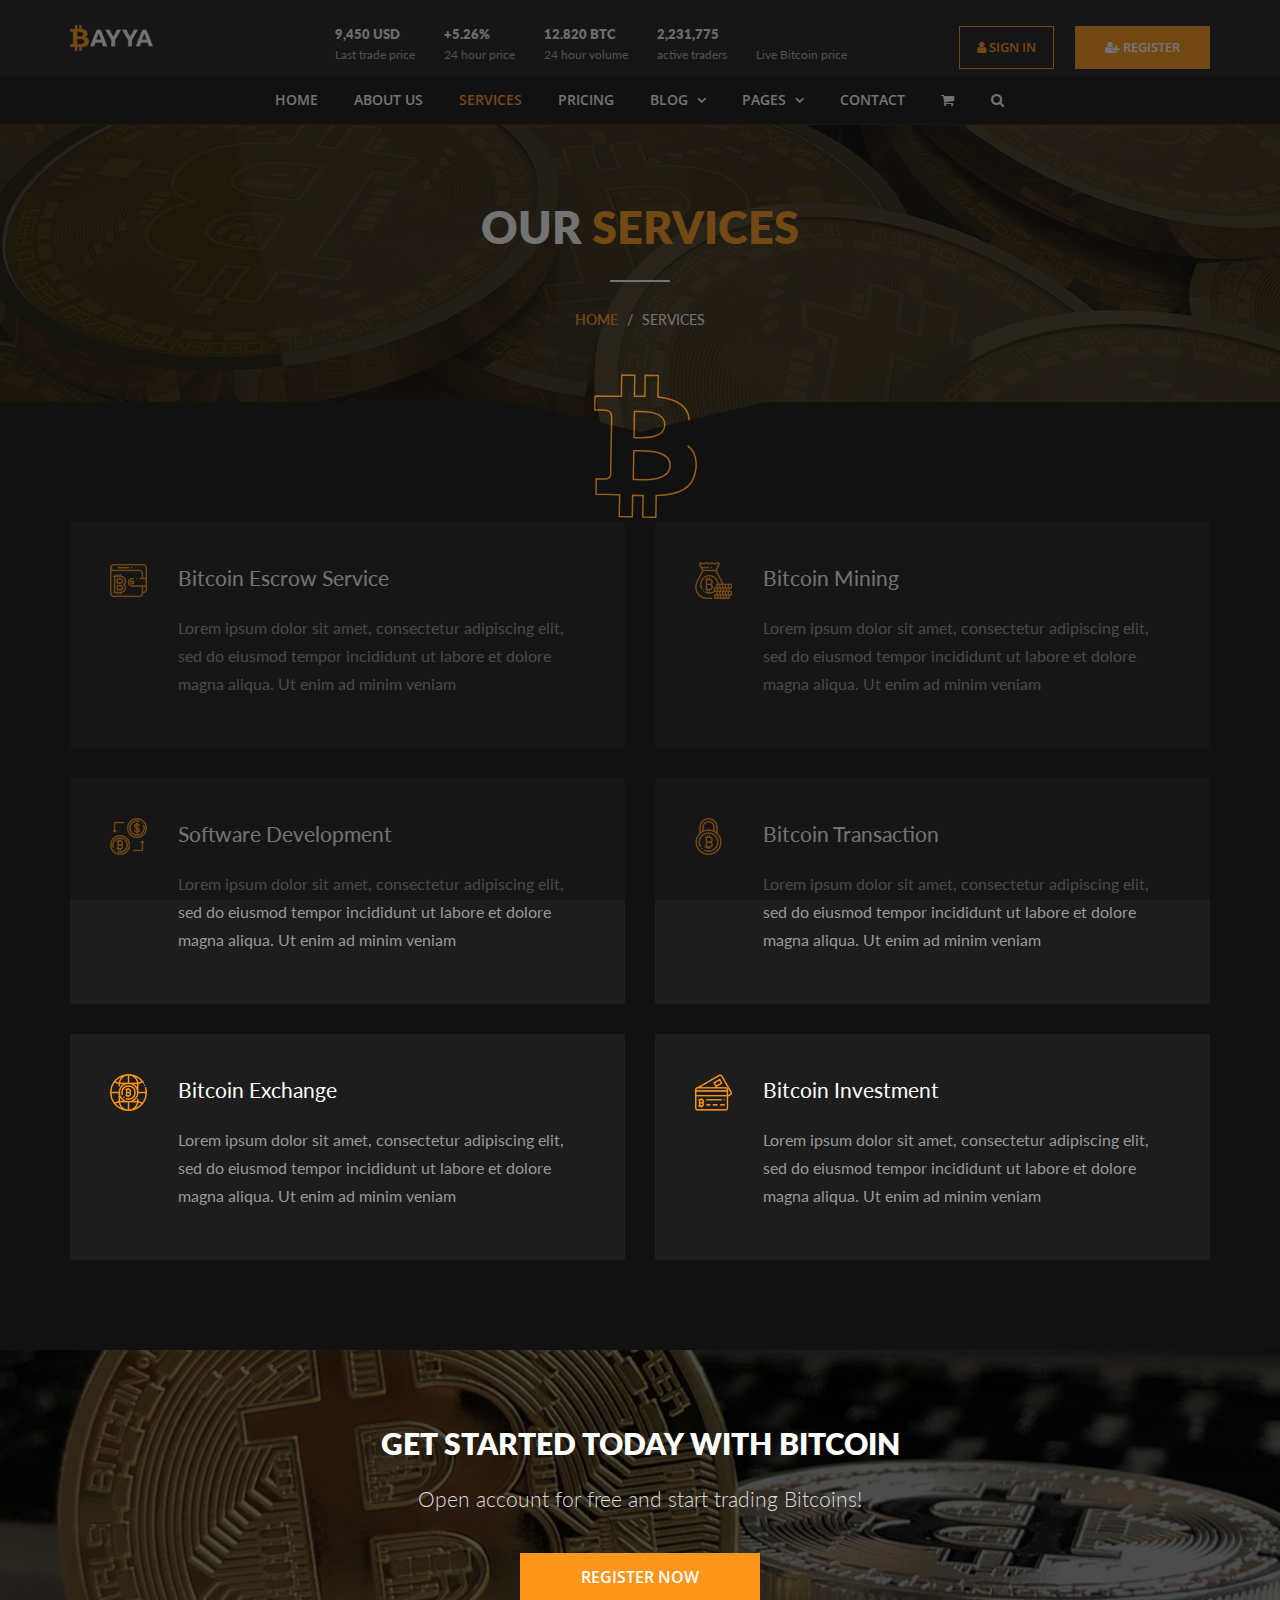
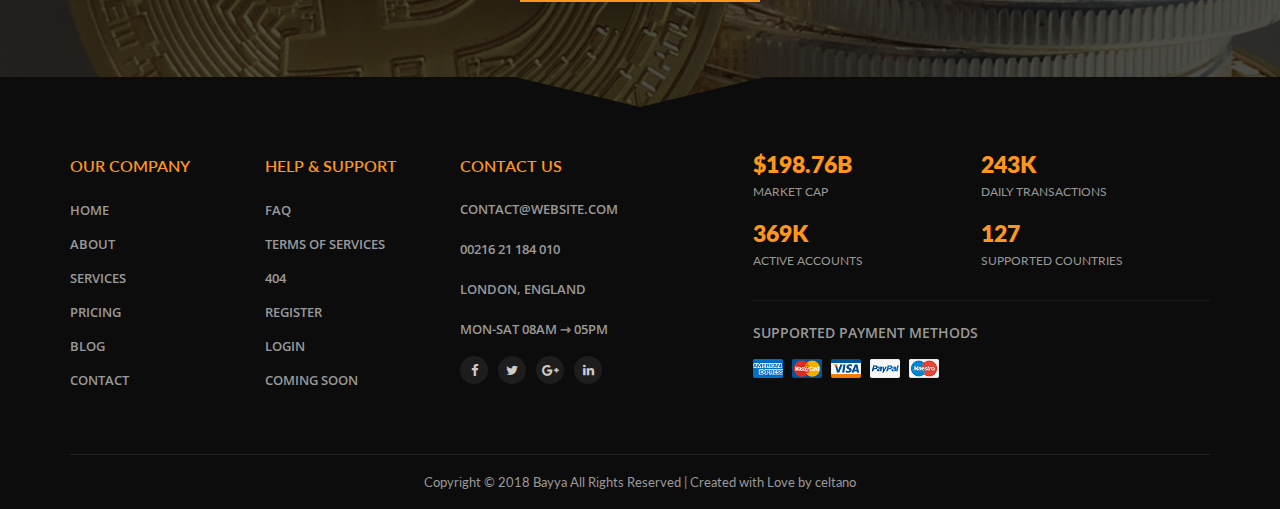
<file: services.html>
<!DOCTYPE html>
<html lang="en">

<head>

    <meta charset="utf-8" />
    <title>Our Services - Bayya Bitcoin Crypto Currency Template</title>
    <meta name="viewport" content="width=device-width, initial-scale=1.0" />

    <!-- Favicon -->
    <link rel="shortcut icon" href="images/favicon.png">

    <!-- Template CSS Files -->
    <link rel="stylesheet" href="css/font-awesome.min.css">
    <link rel="stylesheet" href="css/bootstrap.min.css">
    <link rel="stylesheet" href="css/magnific-popup.css">
    <link rel="stylesheet" href="css/select2.min.css">
    <link rel="stylesheet" href="css/style.css">
	<link rel="stylesheet" href="css/skins/orange.css">

    <!-- Template JS Files -->
    <script src="js/modernizr.js"></script>

</head>

<body>
    <!-- SVG Preloader Starts -->
    <div id="preloader">
        <div id="preloader-content">
            <svg version="1.1" id="Layer_1" xmlns="http://www.w3.org/2000/svg" xmlns:xlink="http://www.w3.org/1999/xlink" x="0px" y="0px" width="150px" height="150px" viewBox="100 100 400 400" xml:space="preserve">
                <filter id="dropshadow" height="130%">
                <feGaussianBlur in="SourceAlpha" stdDeviation="5"/>
                <feOffset dx="0" dy="0" result="offsetblur"/>
                <feFlood flood-color="red"/>
                <feComposite in2="offsetblur" operator="in"/>
                <feMerge>
                <feMergeNode/>
                <feMergeNode in="SourceGraphic"/>
                </feMerge>
                </filter>          
                <path class="path" fill="#000000" d="M446.089,261.45c6.135-41.001-25.084-63.033-67.769-77.735l13.844-55.532l-33.801-8.424l-13.48,54.068
                    c-8.896-2.217-18.015-4.304-27.091-6.371l13.568-54.429l-33.776-8.424l-13.861,55.521c-7.354-1.676-14.575-3.328-21.587-5.073
                    l0.034-0.171l-46.617-11.64l-8.993,36.102c0,0,25.08,5.746,24.549,6.105c13.689,3.42,16.159,12.478,15.75,19.658L208.93,357.23
                    c-1.675,4.158-5.925,10.401-15.494,8.031c0.338,0.485-24.579-6.134-24.579-6.134l-9.631,40.468l36.843,9.188
                    c8.178,2.051,16.209,4.19,24.098,6.217l-13.978,56.17l33.764,8.424l13.852-55.571c9.235,2.499,18.186,4.813,26.948,6.995
                    l-13.802,55.309l33.801,8.424l13.994-56.061c57.648,10.902,100.998,6.502,119.237-45.627c14.705-41.979-0.731-66.193-31.06-81.984
                    C425.008,305.984,441.655,291.455,446.089,261.45z M368.859,369.754c-10.455,41.983-81.128,19.285-104.052,13.589l18.562-74.404
                    C306.28,314.65,379.774,325.975,368.859,369.754z M379.302,260.846c-9.527,38.187-68.358,18.781-87.442,14.023l16.828-67.489
                    C327.767,212.14,389.234,221.02,379.302,260.846z"/>       
            </svg>
        </div>
    </div>
    <!-- SVG Preloader Ends -->
    <!-- Wrapper Starts -->
    <div class="wrapper">
        <!-- Header Starts -->
        <header class="header">
            <div class="container">
                <div class="row">
                    <!-- Logo Starts -->
                    <div class="main-logo col-xs-12 col-md-3 col-md-2 col-lg-2 hidden-xs">
                        <a href="index.html">
							<img style="width: 50%;" class="img-responsive" src="images/logo.png" alt="logo">
						</a>
                    </div>
                    <!-- Logo Ends -->
                    <!-- Statistics Starts -->
                    <div class="col-md-7 col-lg-7">
                        <ul class="unstyled bitcoin-stats text-center">
                            <li>
                                <h6>9,450 USD</h6><span>Last trade price</span></li>
                            <li>
                                <h6>+5.26%</h6><span>24 hour price</span></li>
                            <li>
                                <h6>12.820 BTC</h6><span>24 hour volume</span></li>
                            <li>
                                <h6>2,231,775</h6><span>active traders</span></li>
                            <li>
                                <div class="btcwdgt-price" data-bw-theme="light" data-bw-cur="usd"></div>
                                <span>Live Bitcoin price</span>
							</li>
                        </ul>
                    </div>
                    <!-- Statistics Ends -->
                    <!-- User Sign In/Sign Up Starts -->
                    <div class="col-md-3 col-lg-3">
                        <ul class="unstyled user">
                            <li class="sign-in"><a href="login.html" class="btn btn-primary"><i class="fa fa-user"></i> sign in</a></li>
                            <li class="sign-up"><a href="register.html" class="btn btn-primary"><i class="fa fa-user-plus"></i> register</a></li>
                        </ul>
                    </div>
                    <!-- User Sign In/Sign Up Ends -->
                </div>
            </div>
            <!-- Navigation Menu Starts -->
            <nav class="site-navigation navigation" id="site-navigation">
                <div class="container">
                    <div class="site-nav-inner">
                        <!-- Logo For ONLY Mobile display Starts -->
                        <a class="logo-mobile" href="index.html">
							<img class="img-responsive" src="images/logo.png" alt="">
						</a>
                        <!-- Logo For ONLY Mobile display Ends -->
                        <!-- Toggle Icon for Mobile Starts -->
                        <button type="button" class="navbar-toggle" data-toggle="collapse" data-target=".navbar-collapse">
							<span class="sr-only">Toggle navigation</span>
							<span class="icon-bar"></span>
							<span class="icon-bar"></span>
							<span class="icon-bar"></span>
						</button>
                        <!-- Toggle Icon for Mobile Ends -->
                        <div class="collapse navbar-collapse navbar-responsive-collapse">
                            <!-- Main Menu Starts -->
                            <ul class="nav navbar-nav">
                                <li><a href="index.html">Home</a></li>
                                <li><a href="about.html">About Us</a></li>
                                <li class="active"><a href="services.html">Services</a></li>
                                <li><a href="pricing.html">Pricing</a></li>
                                <li class="dropdown">
                                    <a href="#" class="dropdown-toggle" data-toggle="dropdown">Blog <i class="fa fa-angle-down"></i></a>
                                    <ul class="dropdown-menu" role="menu">
                                        <li><a href="blog-right-sidebar.html">Right Sidebar</a></li>
                                        <li><a href="blog-left-sidebar.html">Left Sidebar</a></li>
										<li><a href="blog-grid-no-sidebar.html">Grid No Sidebar</a></li>
                                        <li><a href="blog-post.html">Single Post</a></li>
                                    </ul>
                                </li>
                                <li class="dropdown">
                                    <a href="#" class="dropdown-toggle" data-toggle="dropdown">pages <i class="fa fa-angle-down"></i></a>
                                    <ul class="dropdown-menu" role="menu">
                                        <li><a href="register.html">Register page</a></li>
                                        <li><a href="login.html">Login page</a></li>
										<li><a href="shopping-cart.html">Shopping cart</a></li>
                                        <li><a href="shopping-checkout.html">shopping checkout</a></li>
                                        <li><a href="faq.html">FAQ page</a></li>
                                        <li><a href="404.html">404 Page</a></li>
										<li><a href="503.html">Server Error Page</a></li>
                                        <li><a href="terms-of-services.html">Terms of Services</a></li>
										<li><a href="coming-soon.html">Coming Soon</a></li>
                                    </ul>
                                </li>
                                <li><a href="contact.html">Contact</a></li>
								<!-- Cart Icon Starts -->
								<li class="cart"><a href="shopping-cart.html"><i class="fa fa-shopping-cart"></i></a></li>
								<!-- Cart Icon Starts -->
                                <!-- Search Icon Starts -->
                                <li class="search"><button class="fa fa-search"></button></li>
                                <!-- Search Icon Ends -->
                            </ul>
                            <!-- Main Menu Ends -->
                        </div>
                    </div>
                </div>
                <!-- Search Input Starts -->
                <div class="site-search">
                    <div class="container">
                        <input type="text" placeholder="type your keyword and hit enter ...">
                        <span class="close">×</span>
                    </div>
                </div>
                <!-- Search Input Ends -->
            </nav>
            <!-- Navigation Menu Ends -->
        </header>
        <!-- Header Ends -->
		<!-- Banner Area Starts -->
		<section class="banner-area">
			<div class="banner-overlay">
				<div class="banner-text text-center">
					<div class="container">
						<!-- Section Title Starts -->
						<div class="row text-center">
							<div class="col-xs-12">
								<!-- Title Starts -->
								<h2 class="title-head">our <span>services</span></h2>
								<!-- Title Ends -->
								<hr>
								<!-- Breadcrumb Starts -->
								<ul class="breadcrumb">
									<li><a href="index.html"> home</a></li>
									<li>services</li>
								</ul>
								<!-- Breadcrumb Ends -->
							</div>
						</div>
						<!-- Section Title Ends -->
					</div>
				</div>
			</div>
		</section>
		<!-- Banner Area Ends -->
		<!-- Section Services Starts -->
        <section class="services">
			<div class="container">
				<div class="row">
					<!-- Service Box Starts -->
					<div class="col-md-6 service-box">
						<div>
							<img src="images/icons/orange/download-bitcoin.png" alt="download bitcoin">
							<div class="service-box-content">
								<h3>Bitcoin Escrow Service</h3>
								<p>Lorem ipsum dolor sit amet, consectetur adipiscing elit, sed do eiusmod tempor incididunt ut labore et dolore magna aliqua. Ut enim ad minim veniam</p>
							</div>
						</div>
					</div>
					<!-- Service Box Ends -->
					<!-- Service Box Starts -->
					<div class="col-md-6 service-box">
						<div>
							<img src="images/icons/orange/add-bitcoins.png" alt="add bitcoins">
							<div class="service-box-content">
								<h3>Bitcoin Mining</h3>
								<p>Lorem ipsum dolor sit amet, consectetur adipiscing elit, sed do eiusmod tempor incididunt ut labore et dolore magna aliqua. Ut enim ad minim veniam</p>
							</div>
						</div>
					</div>
					<!-- Service Box Ends -->
					<!-- Service Box Starts -->
					<div class="col-md-6 service-box">
						<div>
							<img src="images/icons/orange/buy-sell-bitcoins.png" alt="buy and sell bitcoins">
							<div class="service-box-content">
								<h3>Software Development</h3>
								<p>Lorem ipsum dolor sit amet, consectetur adipiscing elit, sed do eiusmod tempor incididunt ut labore et dolore magna aliqua. Ut enim ad minim veniam</p>
							</div>
						</div>
					</div>
					<!-- Service Box Ends -->
					<!-- Service Box Starts -->
					<div class="col-md-6 service-box">
						<div>
							<img src="images/icons/orange/strong-security.png" alt="strong security"/>
							<div class="service-box-content">
								<h3>Bitcoin Transaction</h3>
								<p>Lorem ipsum dolor sit amet, consectetur adipiscing elit, sed do eiusmod tempor incididunt ut labore et dolore magna aliqua. Ut enim ad minim veniam</p>
							</div>
						</div>
					</div>
					<!-- Service Box Ends -->
					<!-- Service Box Starts -->
					<div class="col-md-6 service-box">
						<div>
							<img src="images/icons/orange/world-coverage.png" alt="world coverage"/>
							<div class="service-box-content">
								<h3>Bitcoin Exchange</h3>
								<p>Lorem ipsum dolor sit amet, consectetur adipiscing elit, sed do eiusmod tempor incididunt ut labore et dolore magna aliqua. Ut enim ad minim veniam</p>
							</div>
						</div>
					</div>
					<!-- Service Box Ends -->
					<!-- Service Box Starts -->
					<div class="col-md-6 service-box">
						<div>
							<img src="images/icons/orange/payment-options.png" alt="payment options"/>
							<div class="service-box-content">
								<h3>Bitcoin Investment</h3>
								<p>Lorem ipsum dolor sit amet, consectetur adipiscing elit, sed do eiusmod tempor incididunt ut labore et dolore magna aliqua. Ut enim ad minim veniam</p>
							</div>
						</div>
					</div>
					<!-- Service Box Ends -->
					
				</div>
			</div>
		</section>
		<!-- Section Services Ends -->
        <!-- Call To Action Section Starts -->
        <section class="call-action-all">
			<div class="call-action-all-overlay">
				<div class="container">
					<div class="row">
						<div class="col-xs-12">
							<!-- Call To Action Text Starts -->
							<div class="action-text">
								<h2>Get Started Today With Bitcoin</h2>
								<p class="lead">Open account for free and start trading Bitcoins!</p>
							</div>
							<!-- Call To Action Text Ends -->
							<!-- Call To Action Button Starts -->
							<p class="action-btn"><a class="btn btn-primary" href="register.html">Register Now</a></p>
							<!-- Call To Action Button Ends -->
						</div>
					</div>
				</div>
			</div>
        </section>
        <!-- Call To Action Section Ends -->
        <!-- Footer Starts -->
        <footer class="footer">
            <!-- Footer Top Area Starts -->
            <div class="top-footer">
                <div class="container">
                    <div class="row">
                        <!-- Footer Widget Starts -->
                        <div class="col-sm-4 col-md-2">
                            <h4>Our Company</h4>
                            <div class="menu">
                                <ul>
                                    <li><a href="index.html">Home</a></li>
                                    <li><a href="about.html">About</a></li>
                                    <li><a href="services.html">Services</a></li>
                                    <li><a href="pricing.html">Pricing</a></li>
                                    <li><a href="blog-right-sidebar.html">Blog</a></li>
                                    <li><a href="contact.html">Contact</a></li>
                                </ul>
                            </div>
                        </div>
                        <!-- Footer Widget Ends -->
                        <!-- Footer Widget Starts -->
                        <div class="col-sm-4 col-md-2">
                            <h4>Help & Support</h4>
                            <div class="menu">
                                <ul>
                                    <li><a href="faq.html">FAQ</a></li>
                                    <li><a href="terms-of-services.html">Terms of Services</a></li>
                                    <li><a href="404.html">404</a></li>
                                    <li><a href="register.html">Register</a></li>
                                    <li><a href="login.html">Login</a></li>
                                    <li><a href="coming-soon.html">Coming Soon</a></li>
                                </ul>
                            </div>
                        </div>
                        <!-- Footer Widget Ends -->
                        <!-- Footer Widget Starts -->
                        <div class="col-sm-4 col-md-3">
                            <h4>Contact Us </h4>
                            <div class="contacts">
                                <div>
                                    <span>contact@website.com</span>
                                </div>
                                <div>
                                    <span>00216 21 184 010</span>
                                </div>
                                <div>
                                    <span>London, England</span>
                                </div>
                                <div>
                                    <span>mon-sat 08am &#x21FE; 05pm</span>
                                </div>
                            </div>
							<!-- Social Media Profiles Starts -->
                            <div class="social-footer">
                                <ul>
                                    <li><a href="#" target="_blank"><i class="fa fa-facebook"></i></a></li>
                                    <li><a href="#" target="_blank"><i class="fa fa-twitter"></i></a></li>
                                    <li><a href="#" target="_blank"><i class="fa fa-google-plus"></i></a></li>
                                    <li><a href="#" target="_blank"><i class="fa fa-linkedin"></i></a></li>
                                </ul>
                            </div>
							<!-- Social Media Profiles Ends -->
                        </div>
                        <!-- Footer Widget Ends -->
						<!-- Footer Widget Starts -->
                        <div class="col-sm-12 col-md-5">
							<!-- Facts Starts -->
							<div class="facts-footer">
								<div>
									<h5>$198.76B</h5>
									<span>Market cap</span>
								</div>
								<div>
									<h5>243K</h5>
									<span>daily transactions</span>
								</div>
								<div>
									<h5>369K</h5>
									<span>active accounts</span>
								</div>
								<div>
									<h5>127</h5>
									<span>supported countries</span>
								</div>
							</div>
							<!-- Facts Ends -->
							<hr>
							<!-- Supported Payment Cards Logo Starts -->
							<div class="payment-logos">
								<h4 class="payment-title">supported payment methods</h4>
								<img src="images/icons/payment/american-express.png" alt="american-express">
								<img src="images/icons/payment/mastercard.png" alt="mastercard">
								<img src="images/icons/payment/visa.png" alt="visa">
								<img src="images/icons/payment/paypal.png" alt="paypal">
								<img class="last" src="images/icons/payment/maestro.png" alt="maestro">
							</div>
							<!-- Supported Payment Cards Logo Ends -->
                        </div>
                        <!-- Footer Widget Ends -->
                    </div>
                </div>
            </div>
            <!-- Footer Top Area Ends -->
            <!-- Footer Bottom Area Starts -->
            <div class="bottom-footer">
                <div class="container">
                    <div class="row">
                        <div class="col-xs-12">
                            <!-- Copyright Text Starts -->
                            <p class="text-center">Copyright © 2018 Bayya All Rights Reserved | Created with Love by <a href="https://themeforest.net/user/celtano" target="_blank">celtano</a></p>
                            <!-- Copyright Text Ends -->
                        </div>
                    </div>
                </div>
            </div>
            <!-- Footer Bottom Area Ends -->
        </footer>
        <!-- Footer Ends -->
		<!-- Back To Top Starts  -->
        <a href="#" id="back-to-top" class="back-to-top fa fa-arrow-up"></a>
		<!-- Back To Top Ends  -->
		
        <!-- Template JS Files -->
        <script src="js/jquery-2.2.4.min.js"></script>
        <script src="js/bootstrap.min.js"></script>
        <script src="js/select2.min.js"></script>
        <script src="js/jquery.magnific-popup.min.js"></script>
        <script src="js/custom.js"></script>

    </div>
    <!-- Wrapper Ends -->
</body>

</html>
</file>
<file: css/style.css>
/*
	Template Name: Bayya - Bitcoin Crypto Currency Template
	Author: celtano
	Description: Bayya - Bitcoin Crypto Currency Template
	Version: 1.0
*/
/*------------------------------------------------------------------
[Table of contents]
	+ General
		- Global Styles
		- Typography
		- Boxed Body
		- Light Body
		- Preloader
		- Back To Top
	+ Header
		- Logo
		- Bitcoin Statistics
		- User Buttons
		- Main Navigation
		- Dropdown
		- Search
	+ Content
		+ Main Carousel Slider
			- Carousel Indicators
		- Features Box
		+ Banner Area
			- Breadcrumb
		+ Sections
			- About
			- Features and Video
			+ Pricing Tables
				- Keyframes
			- Form Calculator
			- Team
			- Services
			- Blog
			- Quote and Chart
			- Latest Posts
			- Contact Page
			+ Shopping Cart
				- Checkout Page
			- Call To Action
			- Facts
			+ Sign In & Sign Up
				- Warning Carousel
			- 404 Error Page
			- Coming Soon Page
			- FAQ Panels
	+ Footer 
		+ Top Footer
			- Menu
			- Social Icons
	+ Responsive Design Styles
		- Large Devices
		- Small Devices
		- Extra Small Devices
-------------------------------------------------------------------*/

/* [ GENERAL ] */
/*================================================== */

/*** Global Styles ***/

@import url('https://fonts.googleapis.com/css?family=Lato:300,300i,400,400i,700,900|Open+Sans:400,600');

html {
  overflow-x: hidden !important;
  width: 100%;
  height: 100%;
  position: relative;
  -webkit-font-smoothing: antialiased;
}

body {
  border: 0;
  margin: 0;
  padding: 0;
  background: #111;
}

.wrapper {
  position: relative;
  overflow: hidden;
}

a:link,
a:hover,
a:visited {
  text-decoration: none;
}

section {
  padding: 60px 0;
  position: relative;
}

#myVideo {
  position: fixed;
  right: 0;
  bottom: 0;
  min-width: 100%;
  min-height: 100%;
}

.bg-parallax {
  object-fit: cover;
  max-height: 80vh;
  width: 100vw;
}

.overflow-hidden {
	overflow:hidden;
}

.gap-20 {
  clear: both;
  height: 20px;
}

a:focus {
  outline: 0;
}

.unstyled {
  list-style: none;
  margin: 0;
  padding: 0;
}

.ts-padding {
  padding: 50px;
}

.btn-primary {
  border: 0;
  border-radius: 0;
  padding: 12px 30px;
  font-size: 14px;
  font-weight: 600;
  text-transform: uppercase;
  transition: .1s;
  outline: 0;
  box-shadow: none;
  font-family: 'Open Sans', sans-serif;
}

.btn-primary:hover {
  color: #fff;
}

.btn-primary:hover, .btn-primary:focus, .btn-primary:active {
  box-shadow: none;
  outline: 0;
}

.form-control {
  box-shadow: none;
  border: 1px solid #333;
  padding: 0px 0px 4px 20px;
  height: 46px;
  color: #fff;
  background: #222;
  font-size: 14px;
  border-radius: 0;
  outline: 0;
  transition: .1s;
}

.form-control:focus {
  box-shadow: none;
  outline: none;
  border: 1px solid #555;
}

.form-control::-webkit-input-placeholder {
  font-size: 12px;
  color: #666;
}  /* WebKit, Blink, Edge */
.form-control:-moz-placeholder {
  font-size: 12px;
  color: #666;
}  /* Mozilla Firefox 4 to 18 */
.form-control::-moz-placeholder {
  font-size: 12px;
  color: #666;
}  /* Mozilla Firefox 19+ */
.form-control:-ms-input-placeholder {
  font-size: 12px;
  color: #666;
}  /* Internet Explorer 10-11 */
.form-control::-ms-input-placeholder {
  font-size: 12px;
  color: #666;
}  /* Microsoft Edge */
hr {
  background-color: #e7e7e7;
  border: 0;
  height: 1px;
  margin: 40px 0;
}

.title-head {
  margin: 0;
  font-weight: 800;
  font-size: 45px;
  line-height: 45px;
  margin-top: 0;
  color: #fff;
  padding: 10px 0 20px;
  position: relative;
  text-transform: uppercase;
  margin: 0 15px;
}

.title-head-subtitle p {
  position: relative;
  display: inline-block;
  text-transform: uppercase;
  margin-bottom: 25px;
  font-size: 14px;
}

.title-head-subtitle p:before {
  position: absolute;
  content: "";
  height: 2px;
  right: -50px;
  top: 13px;
  width: 30px;
}

.title-head-subtitle p:after {
  position: absolute;
  content: "";
  height: 2px;
  left: -50px;
  top: 13px;
  width: 30px;
}

.terms-of-services h3 {
  color: #fff;
}

/*** Typography ***/

body, p {
  -webkit-font-smoothing: antialiased !important;
  color: #999;
  line-height: 28px;
  font-weight: 400;
  font-size: 16px;
  font-family: 'Lato', sans-serif;
}

h1, h2, h3, h4 {
  color: #222;
  font-weight: 600;
}

h1 {
  font-size: 36px;
  line-height: 48px;
}

h2 {
  font-size: 28px;
  line-height: 36px;
}

h3 {
  font-size: 24px;
  line-height: 32px;
}

h4 {
  font-size: 18px;
  line-height: 28px;
}

h5 {
  font-size: 14px;
  line-height: 24px;
}

/*** Boxed Body ***/

body.boxed {
  background: url('../images/bg.png');
  background-attachment: fixed;
}

body.boxed .wrapper {
  background: #111;
  margin: 0 auto;
  max-width: 1188px;
  box-shadow: 0 0 27px #999;
}

body.boxed .site-navigation.fixed ul.navbar-nav {
  max-width: 1188px;
  margin: 0 auto;
  right: 0;
}

body.boxed .site-navigation.fixed {
  max-width: 1188px;
}

/*** Light Body ***/

body.light .wrapper,
body.light #preloader,
body.light .header,
body.light .bitcoin-calculator .form-input,
body.light .footer,
body.light.auth-page,
body.light .user-auth > div:nth-child(2) {
  background: #fff;
}


body.light, body.light p,
body.light ul.bitcoin-stats span,
body.light .feature-box .feature-box-content p,
body.light ul.nav.nav-tabs li a {
  color: #777;
}

body.light ul.bitcoin-stats h6,
body.light .pricing-header h2,
body.light  .pricing-header h2 span,
body.light .footer .top-footer .menu ul li a,
body.light .footer .top-footer h4.payment-title,
body.light .footer .bottom-footer p,
body.light .footer .social-footer ul li a,
body.light .top-footer .contacts > div,
body.light .terms-of-services h3 {
  color: #555;
}

body.light ul.user li.sign-in a.btn-primary:hover,
body.light ul.user li.sign-in a.btn-primary:focus,
body.light ul.user li.sign-in a.btn-primary:active,
body.light .pricing-switcher label,
body.light .team-member:hover .team-member-caption h4,
body.light blockquote p{
  color: #fff;
}

body.light .site-nav-inner,
body.light .site-navigation.fixed ul.navbar-nav,
body.light .features-row,
body.light .image-block,
body.light .team-member-caption,
body.light .image-block2,
body.light .pricing-wrapper > li,
body.light .bitcoin-calculator-section .container,
body.light .facts .container,
body.light .shop-cart table.order thead tr,
body.light .shop-cart .qty,
body.light .shop-cart input.qtyplus,
body.light .shop-cart input.qtyminus,
body.light .shop-cart .quantity,
body.light .shop-checkout .checkout table.products thead tr,
body.light .shop-checkout .checkout table.products th.with-bg,
body.light .shop-checkout .checkout .payment .cheque, body.light  .shop-checkout .checkout .payment .paypal {
  background: #e7e7e7;
}

body.light .site-navigation,
body.light .site-navigation.fixed ul.navbar-nav {
  border-bottom: 1px solid #ddd;
}

body.light ul.navbar-nav > li:not(.active) > a,
body.light .navbar-nav .fa-search,
body.light ul.navbar-nav > li a,
body.light .feature-box .feature-box-content h3,
body.light .title-head,
body.light .feature-title,
body.light .price,
body.light .bitcoin-calculator .form-input,
body.light .bitcoin-calculator .form-equal,
body.light .team-member .team-member-caption h4,
body.light .latest-post .post-title a,
body.light .title-about,
body.light .contact-form h3,
body.light .footer .bottom-footer p a,
body.light.error-page .error h3,
body.light.blog article h4 ,
body.light .sidebar .widget-title,
body.light .widget.recent-posts .entry-title a,
body.light.blog .comments-heading,
body.light .service-box h3,
body.light .facts .facts-content .heading-facts h2, body.light .facts h3,
body.light .pricing h3,
body.light .banner-area .breadcrumb>li,
body.light  .banner-area .breadcrumb>li+li:before ,
body.light  .shop-cart .table thead > tr > th,
body.light  .shop-cart .table h6,
body.light  .shop-cart .table .icon-delete-product,
body.light  .shop-checkout h3,
body.light  .shop-checkout .checkout table.products td.text-price,
body.light  .facts .facts-content .heading-facts h2  {
  color: #333;
}

body.light ul.nav.nav-tabs li a, body.light  ul.nav.nav-tabs li.active a {
  border-left: 1px solid #ccc;
}
body.light .widget ul.nav.nav-tabs li a, body.light .widget  ul.nav.nav-tabs li.active a, body.light ul.nav.nav-tabs li:first-child a {
	border-left:0;
}

body.light .bitcoin-calculator .form-input {
  border: 1px solid #ccc;
}

body.light .dropdown-menu {
  background: #fff;
  border: 1px solid rgba(0,0,0,.1);
}

body.light .dropdown-menu li a:hover, body.light .dropdown-menu li.active a:hover, body.light .dropdown-menu li.active a,body.light .widget,
body.light.blog .comments-list .comment,
body.light .service-box > div {
  background: #f2f2f2;
}

body.light .pricing-switcher > p {
  background: #333;
  border: 1px solid #333;
}

body.light .bitcoin-calculator-section p.info {
  color: rgba(0,0,0,.3);
}

body.light .btcwdgt-headlines.btcwdgt-clean {
  border: 1px solid #ddd !important;
}

body.light .footer hr {
  background: #ccc;
}

body.light .footer .bottom-footer p {
  border-top: 1px solid #ddd;
}

body.light .footer .menu ul li a:hover, body.light .footer .social-footer ul li a:hover {
  color: #222;
}

body.light .footer .top-footer .social-footer ul li a {
  background: rgba(0,0,0,.1);
}

body.light .footer .bottom-footer p a:hover {
  color: #111;
}

body.light .facts-footer > div span {
  font-weight: 600;
}

body.light .form-control {
  border: 1px solid #ddd;
  background: #f2f2f2;
  color: #555;
}

body.light .form-control:focus {
  border: 1px solid #aaa;
}

body.light.error-page .error > div {
  background: rgba(255,255,255,.9);
}

body.light.error-page .error p {
  color: #777;
}

body.light .back-to-top {
  background: #ccc;
  color: #777;
}

body.light .back-to-top:hover {
  background: #ccc;
  color: #333;
}

body.light.blog .meta {
  border-top: 1px solid #ddd;
  border-bottom: 1px solid #ddd;
}


body.light .sidebar ul.nav-tabs li, body.light .widget.recent-posts ul li {
  border-bottom: 1px solid #ddd;
}

body.light .widget.recent-posts ul li:last-child {
  border: 0;
  padding-bottom: 0;
  margin-bottom: 0;
}

body.light.blog .pagination li a {
  color: #777;
  border: 1px solid #ddd;
}

body.light.blog  .pagination li:not(.active) a:hover {
  background: #ddd;
}

body.light.error-page .error .big-404,
body.light .facts-footer > div span,
body.light.blog .comments-list .comment-author,
body.light h4.panel-title a.collapsed,
body.light .contact-page-info .contact-info-box-content h4 {
  color: #555;
}

body.light .action-text p {
  color: #ddd;
}

body.light .panel.panel-default {
  border-color: #ddd;
}

body.light .panel-default>.panel-heading+.panel-collapse>.panel-body {
  border-top-color: #ddd;
}

body.light .banner-area:after, body.light  .banner-area:before,
body.light .call-action-all:after,body.light  .call-action-all:before {
  border-bottom: 30px solid #fff;
}


body.light .facts h4,
body.light .facts span.or {
  color: #777;
}

body.light .facts .facts-content .fact:after {
  background: #aaa;
}

body.light .banner-area .banner-overlay {
  background-color: rgba(255, 255, 255, 0.5);
}

body.light .banner-area hr {
  border-top: 2px solid #333;
}


body.light .shop-cart .table tbody > tr,
body.light .shop-cart .table.cart-total .section-border,
body.light .shop-checkout .table tbody > tr {
  border-bottom: 1px solid #ddd;
}

/*** Preloader ***/

#preloader {
  position: fixed;
  z-index: 1111111111111;
  top: 0;
  left: 0;
  display: block;
  width: 100%;
  height: 100%;
  background-color: #111;
}

#preloader-content {
  width: 200px;
  margin: 0 auto;
  display: block;
  text-align: center;
  top: 50%;
  position: absolute;
  left: 50%;
  -webkit-transform: translate(-50%, -50%) rotate(-13deg);
  -ms-transform: translate(-50%, -50%) rotate(-13deg);
  transform: translate(-50%, -50%) rotate(-13deg);
}

.path {
  stroke-dasharray: 2350;
  stroke-dashoffset: 910;
  stroke-width: 4;
  stroke-linecap: round;
  -webkit-animation: dash 3s linear infinite;
  animation: dash 3s linear infinite;
  fill-opacity: 0;
}

/* Back To Top */

.back-to-top {
  position: fixed;
  right: -7.5%;
  bottom: 20px;
  height: 45px;
  width: 45px;
  line-height: 44px;
  font-size: 16px;
  opacity: 1;
  z-index: 1111;
  visibility: hidden;
  text-align: center;
  text-decoration: none;
  -webkit-transition: all 0.1s ease-in-out;
  transition: all 0.1s ease-in-out;
  background: #2d2d2d;
  color: #999;
}

.back-to-top:hover {
  color: #fff;
}

.show-back-to-top {
  display: block;
  right: 20px;
  visibility: visible;
}

/* [ HEADER ] */
/*================================================== */

.header {
  background: #1d1d1d;
}

/*** Logo ***/

.main-logo {
  position: relative;
  padding-top: 25px;
  padding-bottom: 25px;
}

.logo-mobile {
  display: none;
}

/*** Bitcoin Statistics ***/

ul.bitcoin-stats {
  padding-top: 28px;
}

ul.bitcoin-stats li {
  display: inline-block;
  padding-right: 25px;
}

ul.bitcoin-stats li:last-child {
  padding-right: 0;
}

ul.bitcoin-stats h6 {
  font-weight: 800;
  color: #eee;
  margin: 0;
  font-size: 13px;
  text-align: left;
  margin-bottom: -2px;
  line-height: 13px;
}

ul.bitcoin-stats span {
  font-size: 12px;
  text-align: left;
  color: #aaa;
}

.btcwdgt.btcwdgt-text-ticker.btcwdgt-s-price {
  margin-top: -3px !important;
  min-width: initial !important;
  box-shadow: none !important;
  margin: 0 !important;
  background-color: transparent !important;
}

.btcwdgt.btcwdgt-s-price .btcwdgt-body {
  padding: 0!important;
  margin-top: 0 !important;
  height: 14px !important;
  text-align: center !important;
}

@-moz-document url-prefix() {
  .btcwdgt.btcwdgt-s-price .btcwdgt-body {
    height: 15px !important;
  }
}

.btcwdgt.btcwdgt-s-price .btcwdgt-body span,
.btcwdgt.btcwdgt-text-ticker .btcwdgt-footer,
.btcwdgt.btcwdgt-text-ticker .btcwdgt-edge {
  display: none !important;
}

.btcwdgt.btcwdgt-s-price .btcwdgt-body ul {
  float: left !important;
}

.btcwdgt.btcwdgt-s-price .btcwdgt-body ul li {
  line-height: normal !important;
  font-size: 15px !important;
  font-weight: 600 !important;
}

.btcwdgt.btcwdgt-s-price .btcwdgt-body ul li:before {
  content: "$";
  position: relative;
  font-size: 12px;
  top: -1px;
}

ul.bitcoin-stats li .btcwdgt.btcwdgt .arrow,
ul.bitcoin-stats li .btcwdgt.btcwdgt .arrow.up,
ul.bitcoin-stats li .btcwdgt.btcwdgt .arrow.down {
  top: 10px !important;
  position: absolute !important;
  margin: -6px 0 0 -11px !important;
}

/*** User Buttons ***/

ul.user {
  text-align: right;
  padding-top: 26px;
}

ul.user li {
  display: inline-block;
  padding-right: 25px;
}

ul.user li a {
  font-size: 13px;
}

ul.user li.sign-up {
  margin-right: 0;
  border-right: 0;
  padding-right: 0;
}

ul.user li.sign-up, ul.user li.sign-in {
  margin-right: 0;
}

ul.user li.sign-in {
  padding-right: 17px;
}

ul.user li.sign-in a:hover, ul.user li.sign-in a:active, ul.user li.sign-in a:focus {
  color: #fff;
}

ul.user li.sign-in a {
  background: transparent;
  padding: 11px 17px;
  transition: .1s;
}

/*** Main navigation ***/

.site-navigation {
  position: relative;
  padding-bottom: 48px;
}

.site-navigation,
.site-navigation.fixed ul.navbar-nav {
  border-bottom: 1px solid #222;
}

.site-navigation.fixed {
  z-index: 111111;
}

.site-nav-inner {
  position: absolute;
  z-index: 100;
  background: #111;
  text-align: center;
  width: 100%;
  left: 0;
  bottom: 0;
}

.navbar {
  border-radius: 0;
  border: 0;
  margin-bottom: 0;
}

.navbar-toggle {
  float: right;
  border-radius: 0;
  margin-right: 0;
}

.navbar-toggle .icon-bar {
  background: #fff;
}

.nav>li>a:focus, 
.nav>li>a:hover {
  background: none;
}

.nav-tabs>li>a {
  border: 0;
}

ul.navbar-nav {
  float: none;
  display: block;
}

.site-navigation.fixed ul.navbar-nav {
  position: fixed;
  top: 0;
  background: #111;
  width: 100%;
  left: 0;
}

ul.navbar-nav > li {
  float: none;
  display: inline-block;
}

ul.navbar-nav > li:not(.search):hover, 
ul.navbar-nav > li.active {
  color: #fff;
  position: relative;
}

ul.navbar-nav > li {
  padding: 0;
  position: relative;
}

ul.navbar-nav > li:last-child:after {
  background: none;
}

ul.navbar-nav > li > a {
  color: #fff;
  font-weight: 600;
  font-size: 14px;
  text-transform: uppercase;
  margin: 0;
  padding: 17px 16px;
  line-height: 14px;
  position: relative;
  font-family: 'Open Sans', sans-serif;
  transition: .1s;
}

ul.navbar-nav > li > a i {
  font-weight: 600;
  padding-left: 5px;
}

.nav .open>a, .nav .open>a:hover, 
.nav .open>a:focus {
  background: transparent;
  border: 0;
}

ul.navbar-nav > li:hover > a:after, 
ul.navbar-nav > li.active > a:after {
  position: absolute;
  content: '';
  left: 0;
  bottom: 0;
  width: 100%;
  height: 3px;
}

ul.nav.nav-tabs {
  border-bottom: 0;
}

ul.nav.nav-tabs li a, ul.nav.nav-tabs li.active a {
  border-top: 0;
  border-bottom: 0;
  border-right: 0;
  border-left: 1px solid #555;
  border-radius: 0;
  font-size: 15px;
  color: #aaa;
  padding: 0 30px;
  margin: 20px 0;
  text-transform: uppercase;
}

ul.nav.nav-tabs li.active a {
  font-weight: 600;
}

ul.nav.nav-tabs li:first-child a {
  border-left: 0;
  padding-left: 0;
}

ul.nav.nav-tabs li a:hover, ul.nav.nav-tabs li.active a:hover {
  border-bottom: 0 !important;
  border-top: 0 !important;
}

/*** Dropdown ***/

.dropdown-menu {
  text-align: left;
  background: #1d1d1d;
  border-right: 1px solid rgba(255,255,255,.09);
  border-bottom: 1px solid rgba(255,255,255,.09);
  border-left: 1px solid rgba(255,255,255,.09);
  box-shadow: none;
  z-index: 100;
  min-width: 200px;
  border-radius: 0;
  padding: 0;
}

.navbar-nav>li .dropdown-menu li:last-child a {
  border-bottom: 0 !important;
}

.navbar-nav>li>.dropdown-menu a {
  background: none;
  text-transform: uppercase;
}

.dropdown-menu li a {
  display: block;
  font-size: 12px;
  font-weight: 600;
  line-height: normal;
  text-decoration: none;
  padding: 15px 20px;
  color: #999;
}

.dropdown-menu li a:hover, .dropdown-menu li.active a:hover, .dropdown-menu li.active a {
  background: #111;
}

.dropdown-menu li:last-child > a {
  border-bottom: 0;
}

/*** Search ***/

.site-search {
  text-align: center;
  background: rgba(0,0,0,.7);
  position: absolute;
  top: 49px;
  z-index: 100;
  width: 100%;
}

.navbar-nav .fa-search {
  background: none;
  border: none;
  color: #fff;
  font-size: 14px;
  outline: none;
  padding: 17px;
}

.navbar-nav .fa-shopping-cart {
  font-weight: 300;
  padding: 0;
}

.site-navigation.fixed .site-search {
  top: 49px;
  position: fixed;
}

.site-search .container {
  height: 0;
  overflow: hidden;
  position: relative;
  -webkit-transition: height 0.3s;
  transition: height 0.3s;
}

.site-search .container.open {
  height: 80px;
}

.site-search input[type="text"] {
  background: none;
  border: none;
  color: #fff;
  font-size: 16px;
  margin: 22px 0 25px;
  padding-right: 20px;
  width: 100%;
  outline: 0;
  text-align: center;
}

.site-search input[type="text"]::-webkit-input-placeholder {
  color: rgba(255, 255, 255, 0.45);
}

.site-search input[type="text"]:-moz-placeholder {
  color: rgba(255, 255, 255, 0.45);
}

.site-search input[type="text"]::-moz-placeholder {
  color: rgba(255, 255, 255, 0.45);
}

.site-search input[type="text"]:-ms-input-placeholder {
  color: rgba(255, 255, 255, 0.45);
}

.site-search .close {
  color: rgba(255, 255, 255, 0.25);
  cursor: pointer;
  font-size: 32px;
  margin-top: -20px;
  position: absolute;
  top: 50%;
  right: 15px;
}

.site-search .close:hover {
  color: #fff;
}

/* [ SECTIONS ] */
/*================================================== */

/*** Main slide ***/

#main-slide .item {
  min-height: 570px;
  color: #fff;
  background-position: 50% 50%;
  -webkit-background-size: cover;
  background-size: cover;
  -webkit-backface-visibility: hidden;
}

#main-slide .item.item-1 {
  position: relative;
  width: 100%;
  max-height: 80vh;
  overflow: hidden;
}

#background-video {
  position: absolute;
  top: 0;
  left: 0;
  width: 100%;
  height: 100%;
  object-fit: cover;
}

#main-slide .item.item-2 {
  background-image: url('../images/slider/bg2.jpg');
}

#main-slide .item:after {
  content: "";
  background: rgba(0,0,0,0.2);
  width: 100%;
  height: 100%;
  position: absolute;
  top: 0;
  left: 0;
}

#main-slide .item .slider-content {
  z-index: 1;
  opacity: 0;
  -webkit-transition: opacity 500ms;
  -moz-transition: opacity 500ms;
  -o-transition: opacity 500ms;
  transition: opacity 500ms;
}

#main-slide .item.active .slider-content {
  opacity: 1;
  -webkit-transition: opacity 100ms;
  -moz-transition: opacity 100ms;
  -o-transition: opacity 100ms;
  transition: opacity 100ms;
}

#main-slide .slider-content {
  top: 50%;
  margin-top: -150px;
  padding: 0;
  position: absolute;
  width: 100%;
  color: #fff;
}

.slider-content {
  position: relative;
  display: table;
  height: 100%;
  width: 100%;
}

.slider-text {
  display: table;
  vertical-align: bottom;
  color: #fff;
  width: 100%;
  padding-bottom: 0;
  padding-top: 20px;
}

.slider-text .slide-title {
  font-size: 68px;
  line-height: 78px;
  font-weight: 600;
  color: #fff;
  text-transform: uppercase;
}

.slider-text .slide-title span {
  font-weight: 800;
}

.slider.btn-primary {
  margin-top: 10px;
  background: transparent;
  transition: .1s;
}

.slider.btn-primary:hover, .slider.btn-primary:active, .slider.btn-primary:focus {
  color: #fff;
}

/* Fix Bootstrap Carousel Bug in Firefox (Replace Slide by Fade) */
@-moz-document url-prefix() {
  .carousel-fade .carousel-inner .item {
    -webkit-transition-property: opacity;
    transition-property: opacity;
  }

  .carousel-fade .carousel-inner .item,
.carousel-fade .carousel-inner .active.left,
.carousel-fade .carousel-inner .active.right {
    opacity: 0;
  }

  .carousel-fade .carousel-inner .active,
.carousel-fade .carousel-inner .next.left,
.carousel-fade .carousel-inner .prev.right {
    opacity: 1;
  }

  .carousel-fade .carousel-inner .next,
.carousel-fade .carousel-inner .prev,
.carousel-fade .carousel-inner .active.left,
.carousel-fade .carousel-inner .active.right {
    left: 0;
    -webkit-transform: translate3d(0, 0, 0);
    transform: translate3d(0, 0, 0);
  }

  .carousel-fade .carousel-control {
    z-index: 2;
  }

  .carousel,
.carousel-inner,
.carousel-inner .item {
    height: 100%;
  }
}
/* Carousel Indicators */

.carousel-indicators li {
  display: none;
}

#main-slide .carousel-control.left,
#main-slide .carousel-control.right {
  opacity: 0;
  filter: alpha(opacity=0);
  background-image: none;
  background-repeat: no-repeat;
  text-shadow: none;
  -webkit-transition: all .25s ease;
  -moz-transition: all .25s ease;
  -ms-transition: all .25s ease;
  -o-transition: all .25s ease;
  transition: all .25s ease;
}

#main-slide:hover .carousel-control.left,
#main-slide:hover .carousel-control.right {
  opacity: 1;
  filter: alpha(opacity=100);
}

#main-slide:hover .carousel-control.left {
  left: 30px;
}

#main-slide:hover .carousel-control.right {
  right: 30px;
}

#main-slide .carousel-control.left span {
  padding: 15px;
}

#main-slide .carousel-control.right span {
  padding: 15px;
}

#main-slide .carousel-control .fa-angle-left, 
#main-slide .carousel-control .fa-angle-right {
  position: absolute;
  top: 50%;
  z-index: 5;
  display: inline-block;
  margin-top: -25px;
}

#main-slide .carousel-control .fa-angle-left {
  left: 0;
}

#main-slide .carousel-control .fa-angle-right {
  right: 0;
}

#main-slide .carousel-control i {
  line-height: 56px;
  border-radius: 4px;
  font-size: 56px;
  -moz-transition: all 500ms ease;
  -webkit-transition: all 500ms ease;
  -ms-transition: all 500ms ease;
  -o-transition: all 500ms ease;
  transition: all 500ms ease;
}


/*** Features box ***/

.features {
  padding-top: 0;
  padding-bottom: 0;
  top: -60px;
  position: relative;
  z-index: 10;
}

.features-row {
  background: #1d1d1d;
  padding: 60px 50px 50px 50px;
  margin-left: 0;
  margin-right: 0;
}

.feature-box .feature-icon {
  float: left;
  display: inline-block;
}

.feature-box .feature-icon img {
  width: 50px;
  vertical-align: initial;
}

.feature-box .feature-box-content {
  margin-left: 100px;
}

.feature-box .feature-box-content h3 {
  color: #fff;
  margin: 0 0 10px 0;
  line-height: normal;
  font-size: 18px;
}

.feature-box .feature-box-content p {
  color: #fff;
  font-size: 14px;
  line-height: 23px;
  color: #ddd;
}

/*** Banner Area ***/

.banner-area {
  position: relative;
  padding: 0;
  color: #fff;
  background-image: url('../images/backgrounds/bg-banner.jpg');
  background-size: cover;
  background-position: center center;
  background-repeat: no-repeat;
}

.banner-area:after,.banner-area:before {
  content: '';
  position: absolute;
  bottom: 0;
  width: 50%;
  z-index: 1;
  border-bottom: 30px solid #111;
  -moz-transform: rotate(0.000001deg);
  -webkit-transform: rotate(0.000001deg);
  -o-transform: rotate(0.000001deg);
  -ms-transform: rotate(0.000001deg);
  transform: rotate(0.000001deg);
}

.banner-area:before {
  right: 50%;
  border-right: 125px solid transparent;
}

.banner-area:after {
  left: 50%;
  border-left: 125px solid transparent;
}

.banner-area .banner-overlay {
  padding: 70px 0 90px;
  background-color: rgba(0, 0, 0, 0.7);
}

.banner-area .banner-text {
  margin: 0 auto;
  width: 100%;
  z-index: 1;
}

.banner-area .title-head.banner-post-title {
  line-height: 55px;
}

.banner-area hr {
  border-top: 2px solid #fff;
  background: transparent;
  width: 60px;
  margin: 0 auto;
  margin-top: 10px;
}

.banner-area .banner-title {
  display: inline-block;
  color: #fff;
  text-transform: uppercase;
  font-weight: 800;
  font-size: 45px;
  line-height: 45px;
}

.banner-area .banner-title span {
  color: #ffae11;
}

/*** Breadcrumb ***/

.banner-area .breadcrumb {
  font-size: 14px;
  text-transform: uppercase;
  margin: 15px 0 0;
  background: transparent;
}

.banner-area .breadcrumb>li {
  font-weight: 400;
}

.banner-area .breadcrumb>li a {
  font-weight: 600;
}

.banner-area .breadcrumb>li a:hover {
  opacity: .9;
}

.banner-area .breadcrumb>li+li:before {
  color: #fff;
}

/* [ SECTIONS ] */
/*================================================== */

/*** About Us ***/

.about-us {
  padding: 0 0 70px;
}

.title-about {
  text-transform: uppercase;
  color: #fff;
  margin-top: 0;
  margin-bottom: 15px;
}

.title-about.risk-title {
  margin-top: 18px;
  font-size: 18px;
}

.img-about-us {
  margin: 0 auto;
}

.about-content {
  margin-top: 20px;
}

.about-text {
  line-height: 28px;
  margin-bottom: 3px;
}

.nav-tabs>li.active>a, 
.nav-tabs>li.active>a:hover, 
.nav-tabs>li.active>a:focus {
  background: none;
}

.nav-tabs>li.active>a:focus {
  color: #111;
}

.tab-content p {
  padding: 0 0 30px;
  margin: 0;
}

.feature-about i {
  margin-right: 10px;
}

.btn-services {
  margin-top: 15px;
}

/*** Features and Video ***/

.image-block {
  background: #1d1d1d;
  padding: 0;
}

.bg-image-1 {
  background-image: url(../images/backgrounds/bg-video.jpg);
  background-size: cover;
  background-position: center center;
  height: 625px;
}

.bg-image-1:after {
  content: "";
  background: rgba(0,0,0,.6);
  width: 100%;
  height: 100%;
  position: absolute;
  top: 0;
  left: 0;
}

.img-block-left {
  padding-left: 140px;
}

/* Features */

.feature .feature-icon {
  font-size: 36px;
}

.image-block .feature .feature-icon img {
  height: 37px;
}

.feature-title {
  font-size: 18px;
  margin-top: 10px;
  text-transform: uppercase;
  font-weight: 600;
  color: #fff;
}

/* Video */

.button-video {
  position: absolute;
  z-index: 2;
  top: 50%;
  left: 50%;
  display: block;
  overflow: hidden;
  border: 4px solid #fff;
  border-radius: 50%;
  transition: .1s;
  width: 86px;
  height: 86px;
  border-color: #fff;
  -webkit-transform: translate3d(-50%, -50%, 0);
  transform: translate3d(-50%, -50%, 0);
}

.button-video:after {
  content: '';
  position: absolute;
  top: 50%;
  left: 53%;
  -webkit-transform: translate3d(-50%, -50%, 0);
  transform: translate3d(-50%, -50%, 0);
  width: 0;
  height: 0;
  border-style: solid;
  border-width: 10px 0 10px 18px;
}

.button-video:hover {
  background: #fff;
}

/*** Pricing Tables ***/

.pricing-tables-content {
  margin-top: 25px;
}

.pricing-tables-content.pricing-page {
  margin-top: 0;
}

.pricing-tables-content .header {
  height: 100px;
  line-height: 170px;
  position: relative;
}

.pricing h3 {
  color: #fff;
  text-transform: uppercase;
}

.pricing h3.sell-title {
  margin-top: 50px;
}

.pricing-switcher {
  text-align: center;
}

.pricing-switcher > p {
  display: inline-block;
  position: relative;
  padding: 0;
  padding-right: 4px;
  border-radius: 0;
  background: #111;
  border: 1px solid #333;
}

.pricing-switcher input[type="radio"] {
  position: absolute;
  opacity: 0;
}

.pricing-switcher label {
  position: relative;
  z-index: 1;
  display: inline-block;
  float: left;
  width: 105px;
  height: 39px;
  line-height: 43px;
  cursor: pointer;
  padding-left: 8px;
  font-size: 16px;
  color: #fff;
}

.pricing-switcher label.switch-1.active, .pricing-switcher label.switch-2.active {
  color: #fff;
}

.pricing-switcher .switch {
  position: absolute;
  top: 2px;
  left: 2px;
  height: 40px;
  width: 105px;
  border-radius: 0;
  -webkit-transition: -webkit-transform 0.5s;
  -moz-transition: -moz-transform 0.5s;
  transition: transform 0.5s;
}

.pricing-switcher input[type="radio"]:checked + label + .switch,
.pricing-switcher input[type="radio"]:checked + label:nth-of-type(n) + .switch {
  -webkit-transform: translateX(105px);
  -moz-transform: translateX(105px);
  -ms-transform: translateX(105px);
  -o-transform: translateX(105px);
  transform: translateX(105px);
}

.no-js .pricing-switcher {
  display: none;
}

.pricing-list {
  margin: 32px 0 0;
  list-style-type: none;
}

.pricing-list > li {
  position: relative;
  margin-bottom: 16px;
}

.pricing-wrapper {
  position: relative;
  list-style-type: none;
  padding: 0;
}

.touch .pricing-wrapper {
  -webkit-perspective: 2000px;
  -moz-perspective: 2000px;
  perspective: 2000px;
}

.pricing-wrapper.is-switched .is-visible {
  -webkit-transform: rotateY(180deg);
  -moz-transform: rotateY(180deg);
  -ms-transform: rotateY(180deg);
  -o-transform: rotateY(180deg);
  transform: rotateY(180deg);
  -webkit-animation: rotate 0.5s;
  -moz-animation: rotate 0.5s;
  animation: rotate 0.5s;
}

.pricing-wrapper.is-switched .is-hidden {
  -webkit-transform: rotateY(0);
  -moz-transform: rotateY(0);
  -ms-transform: rotateY(0);
  -o-transform: rotateY(0);
  transform: rotateY(0);
  -webkit-animation: rotate-inverse 0.5s;
  -moz-animation: rotate-inverse 0.5s;
  animation: rotate-inverse 0.5s;
  opacity: 0;
}

.pricing-wrapper.is-switched .is-selected {
  opacity: 1;
}

.pricing-wrapper.is-switched.reverse-animation .is-visible {
  -webkit-transform: rotateY(-180deg);
  -moz-transform: rotateY(-180deg);
  -ms-transform: rotateY(-180deg);
  -o-transform: rotateY(-180deg);
  transform: rotateY(-180deg);
  -webkit-animation: rotate-back 0.5s;
  -moz-animation: rotate-back 0.5s;
  animation: rotate-back 0.5s;
}

.pricing-wrapper.is-switched.reverse-animation .is-hidden {
  -webkit-transform: rotateY(0);
  -moz-transform: rotateY(0);
  -ms-transform: rotateY(0);
  -o-transform: rotateY(0);
  transform: rotateY(0);
  -webkit-animation: rotate-inverse-back 0.5s;
  -moz-animation: rotate-inverse-back 0.5s;
  animation: rotate-inverse-back 0.5s;
  opacity: 0;
}

.pricing-wrapper.is-switched.reverse-animation .is-selected {
  opacity: 1;
}

.pricing-wrapper > li {
  background-color: #1d1d1d;
  -webkit-backface-visibility: hidden;
  backface-visibility: hidden;
  outline: 1px solid transparent;
}

.pricing-wrapper > li::after {
  content: '';
  position: absolute;
  top: 0;
  right: 0;
  height: 100%;
  width: 50px;
  pointer-events: none;
  background: -webkit-linear-gradient( right , #FFFFFF, rgba(255, 255, 255, 0));
  background: linear-gradient(to left, #FFFFFF, rgba(255, 255, 255, 0));
}

.pricing-wrapper > li.is-ended::after {
  display: none;
}

.pricing-wrapper .is-visible {
  position: relative;
  z-index: 5;
}

.pricing-wrapper .is-hidden {
  position: absolute;
  top: 0;
  left: 0;
  height: 100%;
  width: 100%;
  z-index: 1;
  -webkit-transform: rotateY(180deg);
  -moz-transform: rotateY(180deg);
  -ms-transform: rotateY(180deg);
  -o-transform: rotateY(180deg);
  transform: rotateY(180deg);
}

.pricing-wrapper .is-selected {
  z-index: 3 !important;
}

.no-js .pricing-wrapper .is-hidden {
  position: relative;
  -webkit-transform: rotateY(0);
  -moz-transform: rotateY(0);
  -ms-transform: rotateY(0);
  -o-transform: rotateY(0);
  transform: rotateY(0);
  margin-top: 16px;
}

.price {
  margin-top: 45px;
  color: #fff;
}

.pricing-header {
  position: relative;
  z-index: 1;
  height: 80px;
  padding: 16px;
  pointer-events: none;
  background-color: #3aa0d1;
  color: #FFFFFF;
}

.pricing-header h2 {
  margin-bottom: 3px;
  font-weight: 600;
  text-transform: uppercase;
}

.currency, .value {
  font-size: 120px;
  font-weight: 300;
}

.pricing-body {
  overflow-x: auto;
  -webkit-overflow-scrolling: touch;
}

.is-switched .pricing-body {
  overflow: hidden;
}

.pricing-features {
  width: 600px;
}

.pricing-features:after {
  content: "";
  display: table;
  clear: both;
}

.pricing-features li {
  width: 100px;
  float: left;
  padding: 25px 16px;
  font-size: 56px;
  text-align: center;
  white-space: nowrap;
  overflow: hidden;
  text-overflow: ellipsis;
}

.pricing-features em {
  display: block;
  margin-bottom: 5px;
  font-weight: 600;
}

.pricing-footer {
  position: absolute;
  z-index: 1;
  top: 0;
  left: 0;
  height: 80px;
  width: 100%;
}

.pricing-footer::after {
  content: '';
  position: absolute;
  right: 16px;
  top: 50%;
  bottom: auto;
  -webkit-transform: translateY(-50%);
  -moz-transform: translateY(-50%);
  -ms-transform: translateY(-50%);
  -o-transform: translateY(-50%);
  transform: translateY(-50%);
  height: 20px;
  width: 20px;
}

.pricing-footer a {
  display: block;
  margin: 0 30px;
}

.select {
  position: relative;
  z-index: 1;
  display: block;
  height: 100%;
  overflow: hidden;
  text-indent: 100%;
  white-space: nowrap;
  color: transparent;
}

.pricing-tables-content .header {
  height: 160px;
  line-height: 280px;
}

.pricing-list {
  margin: 48px 0 0;
  padding: 0;
}

.pricing-list:after {
  content: "";
  display: table;
  clear: both;
}

.pricing-list > li {
  float: left;
  padding: 0 15px;
}

.pricing-wrapper > li::before {
  content: '';
  position: absolute;
  z-index: 6;
  left: -1px;
  top: 50%;
  bottom: auto;
  -webkit-transform: translateY(-50%);
  -moz-transform: translateY(-50%);
  -ms-transform: translateY(-50%);
  -o-transform: translateY(-50%);
  transform: translateY(-50%);
  height: 50%;
  width: 1px;
}

.pricing-wrapper > li::after {
  display: none;
}

.pricing-header {
  height: auto;
  padding: 30px;
  pointer-events: auto;
  text-align: center;
  color: #173d50;
  background-color: transparent;
}

.popular .pricing-header {
  color: #e97d68;
  background-color: transparent;
}

.pricing-header h2 {
  font-size: 1.8rem;
  margin-top: 25px;
  line-height: 1.8rem;
  color: #e7e7e7;
  letter-spacing: 2px;
}

.pricing-header h2 span {
  color: #e7e7e7;
  display: block;
  padding-top: 17px;
  font-weight: 400;
  font-size: 14px;
}

.value {
  font-size: 4rem;
  font-weight: 800;
}

.currency {
  font-size: 4rem;
  font-weight: 600;
}

.pricing-body {
  overflow-x: visible;
}

.pricing-features {
  width: auto;
}

.pricing-features li {
  float: none;
  width: auto;
  padding: 16px;
}

.pricing-features li:nth-of-type(2n+1) {
  background-color: rgba(23, 61, 80, 0.06);
}

.pricing-features em {
  display: inline-block;
  margin-bottom: 0;
}

.pricing-footer {
  position: relative;
  height: auto;
  padding: 30px 0;
  text-align: center;
}

.pricing-footer::after {
  display: none;
}

.select {
  position: static;
  display: inline-block;
  height: auto;
  padding: 20px 48px;
  color: #FFFFFF;
  border-radius: 2px;
  background-color: #0c1f28;
  font-size: 1.4rem;
  text-indent: 0;
  text-transform: uppercase;
  letter-spacing: 2px;
}

.no-touch .select:hover {
  background-color: #112e3c;
}

/* Keyframes */

@-webkit-keyframes rotate {
  0% {
    -webkit-transform: perspective(2000px) rotateY(0);
  }

  70% {
    /* this creates the bounce effect */
    -webkit-transform: perspective(2000px) rotateY(200deg);
  }

  100% {
    -webkit-transform: perspective(2000px) rotateY(180deg);
  }
}

@-moz-keyframes rotate {
  0% {
    -moz-transform: perspective(2000px) rotateY(0);
  }

  70% {
    /* this creates the bounce effect */
    -moz-transform: perspective(2000px) rotateY(200deg);
  }

  100% {
    -moz-transform: perspective(2000px) rotateY(180deg);
  }
}

@keyframes rotate {
  0% {
    -webkit-transform: perspective(2000px) rotateY(0);
    -moz-transform: perspective(2000px) rotateY(0);
    -ms-transform: perspective(2000px) rotateY(0);
    -o-transform: perspective(2000px) rotateY(0);
    transform: perspective(2000px) rotateY(0);
  }

  70% {
    /* this creates the bounce effect */
    -webkit-transform: perspective(2000px) rotateY(200deg);
    -moz-transform: perspective(2000px) rotateY(200deg);
    -ms-transform: perspective(2000px) rotateY(200deg);
    -o-transform: perspective(2000px) rotateY(200deg);
    transform: perspective(2000px) rotateY(200deg);
  }

  100% {
    -webkit-transform: perspective(2000px) rotateY(180deg);
    -moz-transform: perspective(2000px) rotateY(180deg);
    -ms-transform: perspective(2000px) rotateY(180deg);
    -o-transform: perspective(2000px) rotateY(180deg);
    transform: perspective(2000px) rotateY(180deg);
  }
}

@-webkit-keyframes rotate-inverse {
  0% {
    -webkit-transform: perspective(2000px) rotateY(-180deg);
  }

  70% {
    /* this creates the bounce effect */
    -webkit-transform: perspective(2000px) rotateY(20deg);
  }

  100% {
    -webkit-transform: perspective(2000px) rotateY(0);
  }
}

@-moz-keyframes rotate-inverse {
  0% {
    -moz-transform: perspective(2000px) rotateY(-180deg);
  }

  70% {
    /* this creates the bounce effect */
    -moz-transform: perspective(2000px) rotateY(20deg);
  }

  100% {
    -moz-transform: perspective(2000px) rotateY(0);
  }
}

@keyframes rotate-inverse {
  0% {
    -webkit-transform: perspective(2000px) rotateY(-180deg);
    -moz-transform: perspective(2000px) rotateY(-180deg);
    -ms-transform: perspective(2000px) rotateY(-180deg);
    -o-transform: perspective(2000px) rotateY(-180deg);
    transform: perspective(2000px) rotateY(-180deg);
  }

  70% {
    /* this creates the bounce effect */
    -webkit-transform: perspective(2000px) rotateY(20deg);
    -moz-transform: perspective(2000px) rotateY(20deg);
    -ms-transform: perspective(2000px) rotateY(20deg);
    -o-transform: perspective(2000px) rotateY(20deg);
    transform: perspective(2000px) rotateY(20deg);
  }

  100% {
    -webkit-transform: perspective(2000px) rotateY(0);
    -moz-transform: perspective(2000px) rotateY(0);
    -ms-transform: perspective(2000px) rotateY(0);
    -o-transform: perspective(2000px) rotateY(0);
    transform: perspective(2000px) rotateY(0);
  }
}

@-webkit-keyframes rotate-back {
  0% {
    -webkit-transform: perspective(2000px) rotateY(0);
  }

  70% {
    /* this creates the bounce effect */
    -webkit-transform: perspective(2000px) rotateY(-200deg);
  }

  100% {
    -webkit-transform: perspective(2000px) rotateY(-180deg);
  }
}

@-moz-keyframes rotate-back {
  0% {
    -moz-transform: perspective(2000px) rotateY(0);
  }

  70% {
    /* this creates the bounce effect */
    -moz-transform: perspective(2000px) rotateY(-200deg);
  }

  100% {
    -moz-transform: perspective(2000px) rotateY(-180deg);
  }
}

@keyframes rotate-back {
  0% {
    -webkit-transform: perspective(2000px) rotateY(0);
    -moz-transform: perspective(2000px) rotateY(0);
    -ms-transform: perspective(2000px) rotateY(0);
    -o-transform: perspective(2000px) rotateY(0);
    transform: perspective(2000px) rotateY(0);
  }

  70% {
    /* this creates the bounce effect */
    -webkit-transform: perspective(2000px) rotateY(-200deg);
    -moz-transform: perspective(2000px) rotateY(-200deg);
    -ms-transform: perspective(2000px) rotateY(-200deg);
    -o-transform: perspective(2000px) rotateY(-200deg);
    transform: perspective(2000px) rotateY(-200deg);
  }

  100% {
    -webkit-transform: perspective(2000px) rotateY(-180deg);
    -moz-transform: perspective(2000px) rotateY(-180deg);
    -ms-transform: perspective(2000px) rotateY(-180deg);
    -o-transform: perspective(2000px) rotateY(-180deg);
    transform: perspective(2000px) rotateY(-180deg);
  }
}

@-webkit-keyframes rotate-inverse-back {
  0% {
    -webkit-transform: perspective(2000px) rotateY(180deg);
  }

  70% {
    /* this creates the bounce effect */
    -webkit-transform: perspective(2000px) rotateY(-20deg);
  }

  100% {
    -webkit-transform: perspective(2000px) rotateY(0);
  }
}

@-moz-keyframes rotate-inverse-back {
  0% {
    -moz-transform: perspective(2000px) rotateY(180deg);
  }

  70% {
    /* this creates the bounce effect */
    -moz-transform: perspective(2000px) rotateY(-20deg);
  }

  100% {
    -moz-transform: perspective(2000px) rotateY(0);
  }
}

@keyframes rotate-inverse-back {
  0% {
    -webkit-transform: perspective(2000px) rotateY(180deg);
    -moz-transform: perspective(2000px) rotateY(180deg);
    -ms-transform: perspective(2000px) rotateY(180deg);
    -o-transform: perspective(2000px) rotateY(180deg);
    transform: perspective(2000px) rotateY(180deg);
  }

  70% {
    /* this creates the bounce effect */
    -webkit-transform: perspective(2000px) rotateY(-20deg);
    -moz-transform: perspective(2000px) rotateY(-20deg);
    -ms-transform: perspective(2000px) rotateY(-20deg);
    -o-transform: perspective(2000px) rotateY(-20deg);
    transform: perspective(2000px) rotateY(-20deg);
  }

  100% {
    -webkit-transform: perspective(2000px) rotateY(0);
    -moz-transform: perspective(2000px) rotateY(0);
    -ms-transform: perspective(2000px) rotateY(0);
    -o-transform: perspective(2000px) rotateY(0);
    transform: perspective(2000px) rotateY(0);
  }
}

/*** Bitcoin Calculator ***/

.bitcoin-calculator-section {
  background-image: url('../images/backgrounds/bg-calculator.jpg');
  height: 218px;
  position: relative;
  background-attachment: fixed;
  background-size: cover;
  margin: 70px 0;
}

.bitcoin-calculator-section:before {
  position: absolute;
  content: "";
  background: rgba(0,0,0,.7);
  top: 0;
  width: 100%;
  height: 100%;
  bottom: 0;
}

.bitcoin-calculator-section .container {
  background: #1d1d1d;
  width: 1140px;
  height: 358px;
  margin-top: -130px;
  position: absolute;
  left: 0;
  right: 0;
}

.bitcoin-calculator-section h2 {
  margin-bottom: 33px;
  color: #fff;
  padding-top: 70px;
  margin: 0;
}

.bitcoin-calculator-section h3 span {
  font-weight: 800;
}

.bitcoin-calculator-section p {
  display: block;
}

.bitcoin-calculator-section p.message {
  margin: 10px 0 39px;
  text-transform: uppercase;
  font-size: 14px;
}

.bitcoin-calculator-section p.info {
  font-size: 14px;
  color: rgba(244,255,255,.3);
  margin-top: 5px;
}

.bitcoin-calculator .form-input {
  min-width: 95px;
  border-right: 0;
  height: 45px;
}

.bitcoin-calculator .form-wrap {
  margin-left: 2px;
  vertical-align: top;
  margin-top: 3px;
}

.bitcoin-calculator .form-input,
.bitcoin-calculator .form-info {
  font-size: 19px;
  line-height: 1;
  text-align: center;
  font-weight: 600;
  color: #fff;
  width: 230px;
  outline: none;
  display: inline-block;
  padding: 0;
  margin: 0;
  background: #181818;
}

.bitcoin-calculator .form-input {
  border: 1px solid #2d2d2d;
}

.bitcoin-calculator .select-primary ~ .select2-selection__rendered {
  padding-left: 20px;
  padding-right: 35px;
}

.select2-container--default .select2-results__option--highlighted[aria-selected],
.select2-container--default .select2-results__option[aria-selected=true] {
  background-color: rgba(0,0,0,.2);
}

.bitcoin-calculator > * {
  margin-bottom: 7px;
  margin-left: 7px;
  margin-top: 0;
  display: inline-block;
}

.bitcoin-calculator .form-input.select-currency {
  border: 0;
  color: #fff;
  width: 105px;
  margin-left: -14px;
}

.bitcoin-calculator .form-info {
  margin-left: -6px;
  width: 62px;
  height: 45px;
  vertical-align: top;
}

.bitcoin-calculator .form-info i {
  color: #fff;
  line-height: 43px;
}

.bitcoin-calculator .form-equal {
  padding: 0 20px;
  color: #fff;
  margin: 0 8px;
  font-size: 26px;
  font-weight: 300;
}

.bitcoin-calculator .select-primary ~ .select2-selection__rendered {
  padding-left: 20px;
  padding-right: 35px;
}

.bitcoin-calculator span.select2 {
  margin-left: -8px;
  width: 95px !important;
  margin-top: -3px;
}

.bitcoin-calculator .select-primary~.select2 .select2-selection__rendered {
  padding: 6px 23px 4px 13px;
}

.bitcoin-calculator .select-primary~.select2 .select2-selection__arrow {
  top: 49%;
}

/*** Team ***/

.team-members {
  margin-top: 30px;
  margin-bottom: 15px;
}

.team-member {
  position: relative;
  display: inline-block;
}

.team-member-caption {
  text-align: center;
  background: #1d1d1d;
  -webkit-transition: .1s all ease;
  transition: .1s all ease;
}

.team-member .team-member-caption h4 {
  line-height: 0;
  text-transform: uppercase;
  margin: 35px 0 16px;
  font-weight: 600;
  font-size: 18px;
  color: #fff;
}

.team-member-caption p {
  padding: 0 0 23px;
  font-style: italic;
  margin: 0;
  font-size: 15px;
}

.team-member-caption .list {
  position: absolute;
  top: 50%;
  left: 50%;
  width: 100%;
  opacity: 0;
  margin-top: -45px;
  -webkit-transform: translate(-50%, -50%);
  transform: translate(-50%, -50%);
  -webkit-transition: .3s all ease;
  transition: .3s all ease;
  will-change: content;
}

.team-member-caption .list li {
  padding: 0;
}

.team-member-caption .list li a {
  color: #fff;
}

.team-member-caption .list li + li {
  margin-left: 5px;
}

.team-member-img-wrap img {
  max-width: 100%;
  height: auto;
  display: block;
  margin: 0 auto;
}

.team-member-caption a:hover {
  text-decoration: none;
}

.team-member:hover .team-member-img-wrap:before {
  opacity: 1;
}

.team-member:hover .team-member-caption h4,
.team-member:hover .team-member-caption p {
  color: #fff;
}

.team-member:hover .team-member-caption .list {
  opacity: 1;
}

.social-icons a {
  margin: 0 5px;
  font-size: 16px;
  width: 40px;
  height: 40px;
  border-radius: 50%;
  background: rgba(0,0,0,.5);
  line-height: 40px;
  display: inline-block;
}

.team ul.social li a:before {
  color: #fff;
  font-size: 16px;
}

.team .social-icons ul.social li a:hover:before {
  font-size: 16px;
}

/*** Services ***/

section.services {
  padding: 90px 0 60px;
}

.service-box  .service-box-content {
  padding-left: 68px;
}

.service-box h3 {
  color: #fff;
  margin: 0 0 20px;
  font-weight: 400;
  font-size: 21px;
}

.service-box img {
  height: 37px;
  float: left;
}

.service-box > div {
  padding: 40px;
  margin-bottom: 30px;
  background: #1d1d1d;
}

/*** Blog ***/

body.blog article {
  margin-bottom: 60px;
}

body.blog figure {
  margin: 0;
}

body.blog figure a img {
  width: 100%;
}

body.blog article h4 {
  color: #fff;
  text-transform: uppercase;
  font-weight: 900;
  font-size: 28px;
  margin: 0 0 20px;
  line-height: 40px;
}
body.blog.grid-no-sidebar article h4 {
	font-size: 23px;
    line-height: 31px;
}

body.blog p.excerpt, body.blog p.content-article {
  margin: 22px 0;
}

body.blog .btn.btn-readmore {
  width: 250px;
}

body.blog .meta {
  clear: both;
  padding: 10px 0;
  width: 100%;
  border-top: 1px solid #222;
  border-bottom: 1px solid #222;
  font-size: 14px;
  margin-top: 30px;
}

body.blog .banner-area .meta {
  border-top: 0;
  border-bottom: 0;
}

body.blog .meta span {
  margin-right: 15px;
  display: inline-block;
}

body.blog .meta span i {
  padding-right: 4px;
}

section.blog-page {
  padding: 85px 15px 60px;
}

/* Pagination */

body.blog .pagination li a:hover {
  background: #333;
}

body.blog .pagination li a {
  color: #999;
  background: transparent;
  border: 1px solid #333;
  border-radius: 0;
  padding: 7px 14px;
}

body.blog .pagination li.active a {
  color: #fff;
}

/* Comments */

.comments-heading {
  margin: 40px 0 25px;
  text-transform: uppercase;
  color: #fff;
}

.comments-list {
  list-style: none;
  margin: 0;
  padding: 20px 0;
}

.comments-list .comment {
  margin-bottom: 30px;
  background: #1d1d1d;
  padding: 25px;
  border-radius: 7px;
}

.comments-list img.comment-avatar {
  width: 82px;
  height: 82px;
  border-radius: 100%;
  margin-right: 25px;
}

.comments-list .comment-body {
  margin-left: 110px;
}

.comments-list .comment-author {
  font-size: 16px;
  color: #eee;
}

.comments-list .comment-content {
  font-size: 14px;
}

.comments-list .comment-date {
  font-size: 12px;
}

.comments-list .comment-content {
  margin: 15px 0;
}

.comments-list .comment-reply {
  text-transform: uppercase;
  font-weight: 600;
}

.comments-reply {
  list-style: none;
  margin: 0 0 0 96px;
}

@property --angle {
                        syntax: "<angle>";
                        initial-value: 0deg;
                        inherits: false;
                        }

/* Comments Form */

.comments-heading.add-comment {
  margin: 0 0 50px;
}

.comments-form {
  margin-bottom: 0;
}

.comments-form .title-normal {
  margin-top: 0;
  line-height: normal;
  margin-bottom: 25px;
}

.comments-form .form-group {
  margin-bottom: 30px;
}

.comments-form textarea {
  padding: 15px 20px;
  height: 150px;
}

/*** Sidebar ***/

.sidebar .widget-title {
  font-size: 18px;
  font-weight: 600;
  position: relative;
  margin-bottom: 25px;
  margin-top: 0;
  line-height: normal;
  text-transform: uppercase;
  color: #fff;
}

.widget {
  background: #1d1d1d;
  padding: 30px;
  margin-bottom: 30px;
}

/* Search Widget */

.widget.widget-search {
  padding: 8px 20px;
}

.widget-search input,
.widget-search input:focus {
  border: 0 !important;
  font-style: italic;
}

/* Recent Posts Widget */

.widget.recent-posts ul li {
  border-bottom: 1px solid #333;
  padding: 20px 0;
}

.widget.recent-posts ul li:first-child {
  padding-top: 0;
}

.widget.recent-posts ul li:last-child {
  border: 0;
  padding-bottom: 0;
  margin-bottom: 0;
}

.widget.recent-posts .posts-thumb {
}

.widget.recent-posts .posts-thumb img {
  margin-right: 15px;
  width: 90px;
  height: 70px;
}

.widget.recent-posts .post-info .entry-title {
  font-size: 14px;
  font-weight: 600;
  line-height: 20px;
  margin: 0;
}

.widget.recent-posts .post-info .post-meta {
  margin-bottom: 0;
}

.widget.recent-posts .entry-title a {
  color: #eee;
  font-weight: 600;
}

.widget.recent-posts .post-date {
  font-weight: 400;
  color: #999;
  text-transform: capitalize;
  font-size: 12px;
}

/* Navigation Widget */

.sidebar ul.nav-tabs {
  border: 0;
}

.sidebar ul.nav-tabs li a {
  color: #999;
  border-radius: 0;
  padding: 0;
  padding-left: 0;
  font-weight: 600;
  display: inline-block;
  border-left: 0;
  margin: 0;
  font-size: 13px;
  font-family: 'Open Sans', sans-serif;
}

.sidebar ul.nav-tabs li {
  line-height: normal;
  font-weight: 600;
  border-bottom: 1px solid #333;
  padding: 15px 0;
  float: none;
  text-align: left;
}

.sidebar ul.nav-tabs li:first-child {
  padding-top: 0;
}

.sidebar ul.nav-tabs li:last-child {
  border-bottom: 0;
}

/* Tags Widget */

.widget-tags ul > li {
  display: inline-block;
  margin: 6px 6px 6px 0;
}

.widget-tags ul > li a {
  color: #999;
  font-family: 'Open Sans', sans-serif;
  border: 1px solid #999;
  display: block;
  font-size: 13px;
  padding: 5px 15px;
  font-weight: 600;
  transition: 0.1s;
}

.widget-tags ul > li a:hover {
  color: #fff;
  border: 1px solid #fff;
}

/*** Quote and Chart ***/ 

.image-block2 {
  background: #1d1d1d;
  padding: 0;
}

.bg-image-2:after {
  content: "";
  background: rgba(0,0,0,.6);
  width: 100%;
  height: 100%;
  position: absolute;
  top: 0;
  left: 0;
}

.img-block-quote {
  padding: 100px 50px;
}

/* Quote */

.image-block2 blockquote {
  border-left: 0;
  margin: 30px 0;
  position: relative;
  background: transparent;
  padding: 30px;
  z-index: 1;
}

.image-block2 blockquote p:before, .image-block2 blockquote p:after {
  display: block;
  font-size: 80px;
  position: absolute;
}

.image-block2 blockquote p:before {
  content: "\201C";
  left: 10px;
  top: 5px;
}

.image-block2 blockquote p:after {
  content: "\201D";
  right: 10px;
}

.image-block2 blockquote p {
  color: #fff;
  font-style: italic;
  font-size: 18px;
  line-height: 28px;
  font-weight: 300;
}

.image-block2 blockquote footer {
  color: #fff;
}

.image-block2 blockquote footer img {
  border-radius: 50%;
  width: 50px;
  border: 3px solid #fff;
  margin: 0 10px 0 0;
  background: #fff;
}

.image-block2 blockquote footer span {
  font-weight: 600;
  text-transform: uppercase;
}

.image-block2 blockquote footer:before {
  display: none;
}

/* Chart */

.btcwdgt-headlines.btcwdgt-clean {
  margin: 0 auto !important;
  border: 1px solid #333 !important;
  box-shadow: none !important;
  max-width: 615px !important;
}

.dark-chart .btcwdgt-chart .btcwdgt-body {
  background: #222 !important;
}

.dark-chart .btcwdgt.btcwdgt-chart .btcwdgt-header p {
  background: #1d1d1d !important;
}

.dark-chart .btcwdgt.btcwdgt-chart .btcwdgt-header p.changes {
  background: #1d1d1d !important;
}

.btcwdgt.btcwdgt-chart .btcwdgt-footer {
  display: none !important;
}

.chart-widget {
  display: table;
  position: absolute;
  height: 100%;
  width: 100%;
  left: 0;
}

.chart-widget > div {
  display: table-cell;
  vertical-align: middle;
}

.bg-grey-chart, .bg-image-2 {
  height: 580px;
}

.bg-image-2 {
  background-image: url(../images/backgrounds/bg-quote.jpg);
  background-size: cover;
  background-position: center center;
  height: 580px;
}
/*** Contact Page ***/

/* Contact Form */

section.contact {
  padding: 90px 0 60px;
}

.contact-form {
  padding: 0;
}

.contact-form h3 {
  color: #fff;
  text-transform: uppercase;
  margin-top: 0;
}

.contact-form p, .contact-form .form-group {
  margin-bottom: 30px;
}

.contact-form textarea {
  height: 162px;
  padding: 15px 20px;
}

.contact-form .btn-contact {
  width: 100%;
}

.contact-form .output_message_holder {
  display: none;
}

.contact-form .output_message {
  padding: 8px;
  margin-bottom: 30px;
  border-radius: 2px;
  color: #fff;
  font-weight: 700;
  text-transform: uppercase;
  font-size: 16px;
}

.contact-form .output_message.success {
  background: #28a745;
  padding: 15px;
}

.contact-form .output_message.success:before {
  font-family: FontAwesome;
  content: "\f14a";
  padding-right: 10px;
}

.contact-form .output_message.error {
  background: #dc3545;
  padding: 15px;
}

.contact-form .output_message.error:before {
  font-family: FontAwesome;
  content: "\f071";
  padding-right: 10px;
}

.contact-form .d-block {
  display: block;
}

/* Contact Widget */

.contact-page-info .contact-info-box-content h4 {
  font-size: 17px;
  margin-top: 0;
  line-height: normal;
  color: #fff;
  text-transform: uppercase;
}

.contact-page-info .contact-info-box-content p {
  font-size: 14px;
}

.contact-page-info .contact-info-box i.big-icon {
  text-align: center;
  float: left;
  font-size: 30px;
  border-radius: 50%;
}

.contact-page-info .contact-info-box .contact-info-box-content {
  padding-left: 60px;
  margin-bottom: 25px;
}

.contact-page-info .social-contact ul {
  list-style-type: none;
  margin-top: 28px;
  padding: 0;
}

.contact-page-info .social-contact ul li {
  display: inline-block;
}

.contact-page-info .social-contact ul li a i {
  width: 35px;
  height: 35px;
  line-height: 36px;
  text-align: center;
  color: #fff;
  font-size: 14px;
  border-radius: 50%;
  margin: 0 10px 10px 0;
}

.contact-page-info .social-contact ul li.facebook a i {
  background: #3b5998;
}

.contact-page-info .social-contact ul li.twitter a i {
  background: #1da1f2;
}

.contact-page-info .social-contact ul li.google-plus a i {
  background: #dd4b39;
}

/*** Shopping Cart ***/

section.shop-cart {
  padding: 90px 0 60px;
}

.shop-cart .table-responsive .table.order {
  margin-bottom: 35px;
}

.shop-cart table.order thead tr {
  background: #222;
  color: #fff;
  text-transform: uppercase;
}

.shop-cart .table thead > tr > th {
  padding: 20px 0;
  font-size: 15px;
}

.shop-cart .table-responsive .table.order tr td {
  vertical-align: middle;
  padding-top: 29px;
  padding-bottom: 29px;
  padding-left: 0;
}

.shop-cart .table h6 {
  font-size: 18px;
  color: #fff;
}

.shop-cart .table .icon-delete-product {
  color: #fff;
}

.shop-cart .table td span.price {
  font-weight: 700;
}

.shop-cart .form-control {
  max-width: 168px;
  display: inline-block;
  text-align: center;
}

.shop-cart .btn.btn-coupon, .shop-cart .btn.btn-update-cart {
  background: transparent;
  color: #999;
  border: 1px solid #999;
}

.shop-cart .btn.btn-primary.btn-coupon:hover,
.shop-cart .btn.btn-primary.btn-coupon:focus,
.shop-cart .btn.btn-primary.btn-coupon:active,
.shop-cart .btn.btn-update-cart:hover,
.shop-cart .btn.btn-update-cart:focus,
.shop-cart .btn.btn-update-cart:active {
  background: transparent !important;
}

.shop-cart .form-control, .shop-cart button {
  font-size: 14px;
  float: left;
  margin-right: 15px;
}

.shop-cart .form-control {
  padding: 0px 0px 3px 0;
}

.shop-cart h4.title-totals {
  color: #fff;
  text-transform: uppercase;
  margin: 70px 0 20px;
}

.shop-cart .table.cart-total {
  margin-top: 20px;
}

.shop-cart .table.cart-total .section-border {
  border-bottom: 1px solid #222;
}

.shop-cart .table.cart-total th {
  font-weight: 400;
  text-transform: capitalize;
  border: none;
}

.shop-cart .table.cart-total th.total .price {
  font-weight: 800;
  font-size: 20px;
}

.shop-cart .table, .shop-checkout .table {
  border: 0;
}

.shop-cart .table thead > tr > th,
.shop-checkout .table thead > tr > th {
  border-bottom: none;
}

.shop-cart .table thead > tr > th,
.shop-checkout .table thead > tr > th,
.shop-cart .table tbody > tr > th,
.shop-cart .table tfoot > tr > th,
.shop-cart .table thead > tr > td,
.shop-cart .table tbody > tr > td,
.shop-cart .table tfoot > tr > td,
.shop-checkout .table tbody > tr > th,
.shop-checkout .table tfoot > tr > th,
.shop-checkout .table thead > tr > td,
.shop-checkout .table tbody > tr > td,
.shop-checkout .table tfoot > tr > td {
  border: 0;
}

.shop-cart .table tbody > tr,
.shop-checkout  .table tbody > tr {
  border-bottom: 1px solid #222;
}

.shop-cart .quantity {
  text-align: center;
  font-size: 12px;
  background: #222;
  padding-top: 11px;
  padding-bottom: 11px;
  width: 82px;
  height: auto;
  display: inline-block;
}

.shop-cart .qty {
  text-align: center;
  width: 26px;
}

.shop-cart .qty, .shop-cart input.qtyplus, .shop-cart input.qtyminus {
  background: #222;
  border: 0;
  outline: none;
}

.shop-cart input.qtyplus, .shop-cart input.qtyminus {
  font-size: 15px;
}

/* Checkout Page */
section.shop-checkout {
  padding: 90px 0 60px;
}

.shop-checkout h3 {
  color: #fff;
  text-transform: uppercase;
  margin-bottom: 25px;
}

.shop-checkout .form-group {
  margin-bottom: 30px;
}

.shop-checkout textarea {
  height: 150px;
  padding: 15px 20px;
}

.shop-checkout select {
  color: #666;
  outline: none;
}

.shop-checkout select:focus {
  outline: none;
  box-shadow: none;
  border: 0;
}

.shop-checkout .checkout table.products thead tr {
  background: #222;
}

.shop-checkout .checkout table.products th.with-bg {
  background: #222;
}

.shop-checkout .checkout table.products td.text-price {
  color: #fff;
}

.shop-checkout .checkout table.products td.text-price.big-price {
  font-size: 20px;
  font-weight: 800;
}

.products > thead > tr > th,
.products > thead > tr > td,
.products > tbody > tr > th,
.products > tbody > tr > td,
.products > tfoot > tr > th,
.products > tfoot > tr > td {
  padding-top: 20px;
  padding-bottom: 20px;
  padding-left: 15px;
  padding-right: 15px;
  line-height: 1.66667;
  vertical-align: middle;
  border-top: 1px solid;
}

.shop-checkout .checkout .payment .cheque,
.shop-checkout .checkout .payment .paypal {
  background: #222;
  padding: 30px;
  margin-bottom: 30px;
}

.shop-checkout .checkout .payment .cheque {
  margin-bottom: 1px;
}

.shop-checkout .checkout .payment .radio {
  display: inline-block;
  margin-right: 15px;
}

.shop-checkout .checkout .payment .payment-cards {
  margin-top: 10px;
  padding-bottom: 15px;
}

.shop-checkout .checkout .payment .payment-cards img {
  margin: 0 5px 5px 0;
}

.tooltip.top .tooltip-inner {
  padding: 20px;
  width: 290px;
  min-width: 290px;
  line-height: 19px;
  text-align: left;
}

.checkbox input[type=checkbox], .shop-checkout .checkout .payment input[type=radio] {
  margin-top: 8px;
}

/*** Latest Posts ***/

.latest-posts-content {
  margin-top: 30px;
}

.latest-post .post-title {
  font-size: 18px;
  position: relative;
  margin-top: 20px;
  margin-bottom: 10px;
}

.latest-post .post-title a {
  color: #fff;
  transition: .1s;
}

.latest-post a.btn {
  margin: 15px 0;
}

.latest-post a img {
  opacity: .9;
  transition: .1s;
}

.latest-post a:hover img {
  opacity: 1;
}

.latest-post .post-date {
  width: 50px;
  height: 57px;
  background: #1d1d1d;
  position: absolute;
  top: 0;
  text-align: center;
  padding-top: 1px;
}

.latest-post .post-date span {
  display: block;
  color: #fff;
}

.latest-post .post-date span:first-child {
  font-weight: 600;
  font-size: 16px;
}

.latest-post .post-date span:nth-child(2) {
  font-size: 12px;
}

/*** Call To Action ***/

.call-action-all {
  padding: 0;
  position: relative;
  background: url('../images/backgrounds/call-to-action-bg.jpg');
  background-size: cover;
  background-position: center center;
}

.call-action-all:after,.call-action-all:before {
  content: '';
  position: absolute;
  bottom: 0;
  width: 50%;
  z-index: 100;
  border-bottom: 30px solid #0c0c0c;
  -moz-transform: rotate(0.000001deg);
  -webkit-transform: rotate(0.000001deg);
  -o-transform: rotate(0.000001deg);
  -ms-transform: rotate(0.000001deg);
  transform: rotate(0.000001deg);
}

.call-action-all:before {
  right: 50%;
  border-right: 125px solid transparent;
}

.call-action-all:after {
  left: 50%;
  border-left: 125px solid transparent;
}

.call-action-all .call-action-all-overlay {
  background-color: rgba(0, 0, 0, 0.7);
  padding: 60px 0 95px;
}

.action-text {
  text-align: center;
}

.action-text h2 {
  margin: 15px 0 23px;
  font-size: 30px;
  color: #fff;
  font-weight: 800;
  text-transform: uppercase;
}

.action-text p {
  font-size: 21px;
  color: #ddd;
}

.call-action-all .action-btn .btn-primary {
  font-size: 16px;
  padding: 13px 25px;
  max-width: 240px;
  margin: 0 auto;
  display: block;
  margin-top: 40px;
  background: transparent;
}

.call-action-all .action-btn .btn-primary:hover, .call-action-all .action-btn .btn-primary:active, .call-action-all .action-btn .btn-primary:focus {
  color: #fff;
}

/*** Facts ***/

.facts {
  height: 342px;
  position: relative;
  margin: 75px 0;
}

.facts .container {
  background: #222;
  width: 1140px;
  height: 490px;
  margin-top: -135px;
  position: absolute;
  left: 0;
  right: 0;
}

.facts .facts-content .heading-facts h5 {
  text-transform: uppercase;
  color: #777;
  font-weight: 800;
}

.facts .facts-content .heading-facts h2 {
  text-transform: uppercase;
  color: #fff;
  font-weight: 800;
  font-size: 45px;
  line-height: 45px;
  margin-top: 70px;
}

.facts .facts-content .heading-facts p {
  margin-bottom: 70px;
  font-size: 14px;
  text-transform: uppercase;
}

.facts h3 {
  margin-top: 0;
  font-size: 40px;
  color: #fff;
  font-weight: 700;
  margin-bottom: 5px;
}

.facts h4 {
  margin-bottom: 0;
  font-weight: 700;
  color: #ddd;
  font-size: 14px;
  text-transform: uppercase;
}

.facts .facts-content .fact:after {
  content: '';
  position: absolute;
  font-weight: 100;
  top: 0;
  right: -6%;
  height: 73px;
  -webkit-transform: translateX(-50%) skew(-21deg);
  transform: translateX(-50%) skew(-21deg);
  width: 1px;
  background: #444;
}

.facts .btn-primary.btn-pricing {
  background: transparent;
  padding: 11px 29px;
}

.facts .btn-primary.btn-pricing:hover,.facts .btn-primary.btn-pricing:active,.facts .btn-primary.btn-pricing:focus {
  color: #fff;
}

.facts span.or {
  font-style: italic;
  padding: 0 18px;
  font-size: 18px;
  color: #999;
}

.facts .buttons {
  margin-top: 80px;
}

/*** Sign in & Sign Up ***/

.auth-page {
	background: #111;
}
.user-auth {
  padding: 0;
}

.user-auth .logo {
  position: absolute;
  left: 0;
  top: 0;
  z-index: 1;
  margin-left: 30px;
  margin-top: 30px;
}

.user-auth .logo img {
  width: 110px;
}

.user-auth > div {
  padding: 0;
}

.user-auth > div:nth-child(2) {
  height: 100vh;
  background: #111;
}

.user-auth > div:nth-child(2) .copyright-text {
  font-size: 12px;
  position: absolute;
  bottom: 0;
  width: 100%;
  margin-bottom:3px;
  opacity: .8;
}

.user-auth > div:nth-child(2) .form-container {
  display: table;
  position: absolute;
  height: 100vh;
  width: 100%;
  left: 0;
}

.user-auth > div:nth-child(2) .form-container > div {
  display: table-cell;
  vertical-align: middle;
}

.user-auth > div:nth-child(2) .form-container form {
  max-width: 450px;
  margin: 0 auto;
}

.user-auth > div:nth-child(2) .form-container form .form-group {
  margin: 0 auto;
  margin-bottom: 30px;
}

.user-auth > div:nth-child(2) .form-container button {
  width: 100%;
  margin-bottom: 7px;
}

.user-auth > div:nth-child(2) .form-container p {
  text-transform: uppercase;
}

.user-auth > div:nth-child(2) .form-container p.info-form {
  margin-bottom: 30px;
  font-size: 14px;
}

.user-auth > div:nth-child(2) .form-container .form-group p {
  font-size: 12px;
}

.user-auth > div:nth-child(2) .form-container .form-group a:hover {
  opacity: .9;
}

/*** Warning Carousel ***/

#carousel-testimonials .item {
  height: 100vh;
  color: #fff;
  -webkit-background-size: cover;
  background-position: center center;
  background-size: cover;
  -webkit-backface-visibility: hidden;
  background-attachment: initial;
}

#carousel-testimonials .item.item-1 {
  background-image: url('../images/backgrounds/bg-user.jpg');
}

#carousel-testimonials .item.item-2 {
  background-image: url('../images/backgrounds/bg-user-2.jpg');
}

#carousel-testimonials .item.item-3 {
  background-image: url('../images/backgrounds/bg-user-3.jpg');
}

#carousel-testimonials .carousel-control {
  display: none;
}

#carousel-testimonials .item > div {
  position: absolute;
  bottom: 0;
}

#carousel-testimonials .item > div:after {
  content: "";
  position: absolute;
  bottom: 0;
  left: 0;
  width: 100%;
  z-index: -1;
  height: 480px;
  background-image: -webkit-linear-gradient(91deg,#141516 7%,rgba(43,51,65,0) 100%);
  background-image: linear-gradient(-1deg,#141516 7%,rgba(43,51,65,0) 100%);
}

#carousel-testimonials blockquote {
  border-left: 0;
  padding: 10px 30px;
}

#carousel-testimonials blockquote p {
  position: relative;
  margin-bottom: 40px;
  font-size: 17px;
  font-style: italic;
  color: #FFF;
  line-height: 31px;
  opacity: .8;
}

#carousel-testimonials blockquote footer {
  font-size: 12px;
  text-transform: uppercase;
}

#carousel-testimonials blockquote footer span {
  color: #eee;
}

#carousel-testimonials .carousel-indicators {
  text-align: right;
  width: 100%;
  left: 0;
  margin-left: 0;
  padding-right: 30px;
  margin-bottom: 5px;
}

#carousel-testimonials .carousel-indicators li {
  display: inline-block;
  background-color: rgba(255,255,255,.5);
  border: 0;
  margin-right: 13px;
}

#carousel-testimonials .carousel-indicators li:last-child {
  margin-right: 0;
}

#carousel-testimonials .carousel-indicators li:hover {
  background-color: rgba(255,255,255,.8);
}

/*** Error Page ***/
body.error-page .error {
  height: 100vh;
  background-image: url('../images/backgrounds/404.jpg');
  background-size: cover;
  background-position: center center;
  padding: 0;
}

body.error-page.server-error-page .error {
  background-image: url('../images/backgrounds/503.jpg');
}

body.error-page .error .logo {
  position: absolute;
  top: 0;
  left: 0;
  right: 0;
}

body.error-page .logo img {
  margin: 0 auto;
  padding-top: 30px;
}

body.error-page .error > div {
  display: table;
  position: absolute;
  height: 100vh;
  width: 100%;
  left: 0;
  background: rgba(17,17,17,.9);
}

body.error-page .error > div > div {
  display: table-cell;
  vertical-align: middle;
}

body.error-page .error h3 {
  font-size: 36px;
  line-height: 36px;
  color: #fff;
  text-transform: uppercase;
  letter-spacing: 1px;
}

body.error-page .error .big-404 {
  font-size: 220px;
  line-height: 220px;
  color: #999;
  font-weight: 300;
  margin-top: 70px;
}

body.error-page .error p {
  color: #999;
  font-size: 15px;
  padding: 20px 0;
  text-transform: uppercase;
  margin: 0 auto;
  max-width: 530px;
}

body.error-page .error a.btn {
  margin-bottom: 25px;
}

body.error-page .error a.refresh {
  text-transform: uppercase;
  padding-bottom: 40px;
  font-weight: 600;
}

body.error-page .error a.refresh:hover {
  opacity: .9;
}

/*** Coming Soon Page ***/

body.error-page.coming-soon .error {
  background-image: url('../images/backgrounds/coming-soon.jpg');
}

body.error-page.coming-soon .coming-soon-title {
	margin-top:70px;
}
.countdown {
  margin: 10px 0 40px;
}

.countdown-section {
  display: inline-block;
  font-size: 17px;
  line-height: 1;
  text-align: center;
  color: white;
  text-transform: capitalize;
  padding: 0 20px;
}

.countdown-amount {
  display: block;
  font-size: 32px;
  margin-bottom: 5px;
}

/*** FAQ Panels ***/
section.faq {
  padding: 90px 0 60px;
}

.panel-group {
  margin-bottom: 80px;
}

.panel-default>.panel-heading {
  background: none;
  border-radius: 0;
  position: relative;
  padding: 15px;
}

.panel-group .panel {
  border-radius: 0;
  margin-bottom: -6px;
}

.panel.panel-default {
  background: transparent;
  border-color: #222;
  box-shadow: none;
}

.panel-default>.panel-heading+.panel-collapse>.panel-body {
  border-top-color: #222;
}

h4.panel-title {
  font-size: 17px;
  background: none;
  border: 0;
  padding: 8px 0 8px 30px;
  line-height: normal;
  border-radius: 0;
  text-transform: uppercase;
}

h4.panel-title a.collapsed {
  color: #fff;
}

h4.panel-title span {
  float: right;
}

h4.panel-title a:before,
h4.panel-title a.collapsed:before {
  font-family: "FontAwesome";
  position: absolute;
  z-index: 0;
  font-size: 12px;
  left: 15px;
  padding: 0 5px;
  text-align: center;
  top: 50%;
  margin-top: -7px;
}

h4.panel-title a:before {
  content: "\f106";
}

h4.panel-title a.collapsed:before {
  content: "\f107";
}

.panel-body ul {
  padding-left: 25px;
}

/* [ FOOTER ] */
/*================================================== */

.footer {
  background: #0c0c0c;
}

.footer .top-footer {
  padding: 45px 0 50px;
}

.footer .top-footer h4 {
  text-transform: uppercase;
  margin-top: 0;
  font-size: 16px;
  margin-bottom: 15px;
}

/*** Menu ***/

.footer .top-footer ul {
  padding: 0;
}

.footer .top-footer .menu ul {
  list-style-type: none;
}

.footer .top-footer .menu ul li {
  margin-bottom: 5px;
}

.footer .top-footer .menu ul li a {
  text-transform: uppercase;
  color: #999;
  font-size: 13px;
  font-weight: 600;
  font-family: 'Open Sans', sans-serif;
  transition: .1s;
}

.footer .top-footer .menu ul li a:hover {
  color: #fff;
}

.top-footer .contacts > div {
  padding-bottom: 12px;
  font-size: 13px;
  font-family: 'Open Sans', sans-serif;
  font-weight: 600;
  text-transform: uppercase;
}

/*** Social Icons ***/

.footer .top-footer .social-footer {
  margin: 0 0 12px;
}

.footer .top-footer .social-footer ul {
  list-style-type: none;
}

.footer .top-footer .social-footer ul li {
  display: inline-block;
  margin: 0 3px;
}

.footer .top-footer .social-footer ul li:first-child {
  margin-left: 0;
}

.footer .top-footer .social-footer ul li a {
  display: block;
  color: #ccc;
  width: 28px;
  height: 28px;
  border-radius: 50%;
  font-size: 13px;
  line-height: 28px;
  text-align: center;
  background: #1d1d1d;
  transition: .1s;
}

.footer .top-footer .social-footer ul li a:hover {
  color: #fff;
}

.footer .social-footer ul li a:hover {
  color: #fff;
}

.social {
  list-style-type: none;
  margin: 0 auto;
  display: table;
  padding: 0;
  margin-top: 8px;
}

.social li a {
  color: #111;
  font-size: 16px;
}

.social li a i {
  padding: 0 2px;
}

.facts-footer > div {
  width: 49%;
  display: inline-block;
}

.facts-footer > div:first-child h5, .facts-footer > div:nth-child(2) h5 {
  margin-top: 0;
}

.facts-footer > div h5 {
  font-size: 23px;
  font-weight: 800;
  margin: 15px 0 0;
}

.facts-footer > div span {
  text-transform: uppercase;
  font-size: 12px;
  color: #999;
}

/*** Copyright Bar ***/

.footer .bottom-footer p {
  margin: 0;
  font-size: 13px;
  border-top: 1px solid #222;
  padding: 13px 0;
}

.footer .bottom-footer p a {
  color: #999;
}

.footer .bottom-footer p a:hover {
  color: #fff;
}

.footer hr {
  background-color: #1d1d1d;
  border: 0;
  height: 1px;
  margin: 25px 0 18px;
}

.footer .top-footer h4.payment-title {
  color: #999;
  font-size: 14px;
  font-family: 'Open Sans', sans-serif;
  margin-bottom: 5px;
}

.payment-logos img {
  width: 30px;
  margin-right: 5px;
}

.payment-logos img.last {
  margin-right: 0;
}

/* [ RESPONSIVE DESIGN STYLES ] */
/*================================================== */

/*** Only Wide Screens ***/

@media(min-width:1600px) {
  .img-block-left {
    padding-left: 285px;
  }
}

/*** Large Devices, Wide Screens ***/

@media (min-width : 1200px) {
  ul.navbar-nav > li.visible-md.visible-lg {
    display: inline-block !important;
  }
}

/*** Devices Width 767px and Up ***/

@media (min-width:767px) {
  ul.nav li.dropdown:hover ul.dropdown-menu {
    display: block;
  }
}

/*** Only Medium Devices, Desktops ***/

@media (max-width:1200px) and (min-width:992px) {
  ul.user li.sign-in {
    padding-right: 15px;
  }

  ul.user li.sign-in a {
    padding: 11px 13px;
  }

  ul.user li a {
    font-size: 12px;
  }

  ul.user li.sign-up a {
    padding: 12px 18px;
  }
}

/* Medium Devices, Desktops */

@media (max-width:1200px) {
  .bitcoin-calculator-section .container, .facts .container {
    width: 940px;
  }

  ul.navbar-nav > li.visible-md.visible-lg {
    display: inline-block !important;
  }

  ul.bitcoin-stats li {
    padding-right: 18px;
  }

  .latest-post .post-title {
    margin-bottom: 5px;
  }

  .site-search {
    top: 49px;
  }

  .slider-text {
    position: relative;
    z-index: 1;
  }

  .slider-img {
    top: -95px;
  }

  .img-block-left.ts-padding {
    padding: 40px;
  }
}

/* Small Devices, Tablets */

@media (max-width: 992px) {
	
  .bitcoin-calculator-section .container, .facts .container {
    width: 720px;
  }

  .facts {
    height: 445px;
  }

  .facts .container {
    height: 600px;
  }

  .facts .facts-content .fact.fact-clear:after {
    display: none;
  }

  body.blog article {
    padding: 0;
  }

  .facts-footer {
    margin-top: 15px;
  }

  .main-logo a img {
    margin: 0 auto;
  }

  ul.user {
    text-align: center;
    padding: 15px 0 22px;
  }

  .banner-area .banner-overlay {
    padding: 50px 0;
  }

  .features-row {
    padding-bottom: 10px;
  }

  .bg-image-1 {
    height: 225px;
  }

  .dropdown-menu li a {
    font-size: 12px;
  }

  .img-about-us {
    padding-bottom: 60px;
  }

  .pricing-list > li {
    margin-bottom: 30px;
  }

  .bg-image-2 {
    height: inherit;
    padding: 60px;
  }

  .call-action-all .action-btn {
    float: none;
    text-align: center;
  }

  .action-text {
    text-align: center;
    float: none;
  }

  .action-text h2 {
    font-size: 28px;
  }

  .action-text p {
    font-size: 18px;
  }

  .call-action-all .action-btn .btn-primary {
    font-size: 14px;
    padding: 12px 25px;
    min-height: 40px;
    float: none;
  }

  #main-slide .item {
    min-height: 450px;
  }

  #main-slide .slider-content {
    margin-top: -115px;
  }

  #main-slide .slider-content h3 {
    font-size: 40px;
    margin: 10px 0;
    line-height: 50px;
  }

  .slider.btn {
    padding: 10px 26px;
    margin-top: 10px;
  }

  #main-slide .carousel-indicators {
    bottom: 20px;
  }

  footer .about-text {
    margin-bottom: 25px;
  }

  .feature-box {
    clear: both;
    margin-bottom: 40px;
  }

  .call-to-action {
    background-position: 50% 50%;
  }

  .img-block-left {
    padding-left: 100px;
  }

  .img-block-quote {
    padding: 100px;
  }

  .latest-post {
    clear: both;
    margin-bottom: 50px;
  }

  section.blog {
    padding-bottom: 20px;
  }

  ul.pagination {
    margin: 20px 0;
  }

  .footer .top-footer {
    padding: 60px 0 25px;
  }
}

/*** Only Small Devices ***/

@media (max-width: 992px) and (min-width:768px) {
	
  .main-logo {
    float: none;
    padding-bottom: 0;
  }

  ul.navbar-nav > li > a {
    padding: 16px 14px;
  }

  ul.bitcoin-stats {
    padding-top: 22px;
  }

  .bitcoin-calculator .form-input {
    width: 215px;
  }

  .team-member .team-member-caption h4 {
    font-size: 15px;
    margin: 25px 0 16px;
  }

  .team-member-caption p {
    font-size: 13px;
    padding: 0 0 14px;
  }

  .social-icons a {
    width: 30px;
    height: 30px;
    line-height: 27px;
    margin-left: 5px;
    margin-right: 5px;
  }

  .team ul.social li a:before, .team ul.social li a:hover:before {
    font-size: 12px !important;
  }

  .img-block-quote {
    padding: 40px 100px 10px;
  }
  
  .facts .facts-content .fact:after {
	right: 1%;
  }
  
  .shop-checkout .table {
	  margin-bottom:30px;
  }
}

@media (max-width : 992px) and (min-width:570px) {
  .facts .facts-content .fact:first-child, .facts .facts-content .fact.fact-clear {
    margin-bottom: 50px;
  }
}
/* Small Devices Potrait */


@media (max-width : 767px) {
	
  ul.nav.nav-tabs li a, ul.nav.nav-tabs li.active a {
    padding: 0 20px;
  }

  ul.nav.nav-tabs li:first-child a {
    padding-left: 0;
  }

  .feature-title {
    margin-top: 20px;
  }

  .gap-20-mobile {
    clear: both;
    height: 20px;
  }
  
  .bitcoin-calculator .form-equal {
    display: block;
    padding: 20px 0;
    margin: 0 auto;
    font-size: 25px;
  }

  .bitcoin-calculator-section {
    height: 340px;
  }

  .facts .container {
    width: 510px;
  }

  .bitcoin-calculator-section .container {
    height: 480px;
    max-width: 510px;
  }

  .bitcoin-calculator .form-info {
    width: 95px;
  }

  .bitcoin-calculator .form-input {
    width: calc(100% - 125px);
  }

  .site-nav-inner {
    position: relative;
  }

  .site-nav-inner:before {
    border: 0;
  }

  .site-nav-inner:after {
    background: none;
  }

  .navbar-collapse ul.navbar-nav > li > a {
    color: #fff;
  }

  .navbar-collapse ul.navbar-nav > li.active > a,
	.navbar-collapse ul.navbar-nav > li:hover > a {
    color: #fff;
  }

  body.light .navbar-collapse ul.navbar-nav > li:hover > a {
    color: #333;
  }

  ul.navbar-nav > li {
    display: block;
  }

  ul.navbar-nav > li.search {
    display: none;
  }

  ul.navbar-nav > li > a {
    padding: 18px 0;
    font-size: 16px;
  }

  ul.navbar-nav > li:after {
    background: none;
  }

  ul.navbar-nav > li:hover > a:after, 
	ul.navbar-nav > li.active > a:after {
    background: none;
  }

  .navbar-nav .open .dropdown-menu>li>a, body.light .navbar-nav .open .dropdown-menu>li>a {
    line-height: 30px;
    text-align: center;
    border-bottom: 0;
  }

  .logo-mobile {
    display: inline-block;
    float: left;
  }

  .logo-mobile img {
    height: 34px;
    margin-top: 8px;
  }

  .navbar-collapse {
    width: 100%;
    box-shadow: none;
  }

  ul.navbar-nav > li:not(.search):hover, ul.navbar-nav > li.active, ul.navbar-nav > li.dropdown.open {
    background: transparent;
  }

  #main-slide .item {
    min-height: 400px;
  }

  #main-slide .slider-content {
    margin-top: -165px;
  }

  #main-slide .slider-content h3 {
    font-size: 26px;
    margin: 30px 0;
    line-height: 36px;
  }

  .mobile-logo {
    margin: 0 auto;
    margin-top: 70px;
  }

  .user-auth > div:nth-child(2) {
    height: auto;
  }

  .user-auth > div:nth-child(2) .form-container {
    display: block;
    padding: 15px;
    position: relative;
    height: auto;
  }

  .user-auth > div:nth-child(2) .form-container > div {
    display: block;
  }

  .user-auth > div:nth-child(2) .form-container p.info-form {
    margin: 8px 15px 30px 15px;
  }

  .user-auth > div:nth-child(2) .form-container .form-group {
    margin-bottom: 15px;
  }

  .user-auth > div:nth-child(2) .form-container .form-group p {
    margin-bottom: 40px;
  }

  .slider-text {
    z-index: 1;
    position: relative;
  }

  .slider-text .slide-head:after {
    height: 3px;
    bottom: 0;
  }

  .slider.btn {
    padding: 12px 22px;
    margin-top: 0;
    font-size: 12px;
  }

  #main-slide .carousel-indicators {
    bottom: 20px;
  }

  .feature-box .feature-icon {
    float: none;
    margin-bottom: 30px;
  }

  .feature-box .feature-box-content {
    margin-left: 0;
    margin-bottom: 30px;
  }

  .features.text-center .feature-box {
    margin-bottom: 70px;
  }

  .action-btn .btn-primary {
    font-size: 20px;
    min-height: 54px;
    padding-right: 30px;
  }

  .action-btn .btn-primary i {
    height: 54px;
    line-height: 54px;
  }

  .call-to-action {
    background-position: 50% 50%;
  }

  .img-block-left {
    padding-left: 30px;
  }

  .img-block-quote {
    padding: 100px 30px;
  }

  .latest-post {
    clear: both;
    margin-bottom: 50px;
  }

  .team-member {
    margin-bottom: 30px;
  }

  .bg-image-2 {
    padding: 15px;
  }
  
  .widget {
		padding: 15px;
		margin-bottom: 15px;
	}

  blockquote {
    padding: 30px 0;
    max-width: 540px;
    margin-top: 70px;
  }

  .container {
    max-width: 540px;
  }

  .title-head-subtitle p {
    margin-left: 15px;
    margin-right: 15px;
  }

  .title-head-subtitle p:before,.title-head-subtitle p:after {
    display: none;
  }

  .site-navigation {
    padding: 6px 0;
    position: fixed;
    top: 0;
    background: #111;
    width: 100%;
    border-bottom: 1px solid #222;
    z-index: 1111;
  }

  ul.navbar-nav {
    padding: 30px 0 50px;
  }

  .site-navigation.fixed ul.navbar-nav {
    position: relative;
    margin-left: 0;
    margin-right: 0;
    border: 0;
  }

  body.light .site-navigation {
    background: #e7e7e7;
    border-bottom: 1px solid #ddd;
  } 

  section.blog {
    padding-bottom: 10px;
  }

  .footer .menu ul li {
    width: 49%;
    display: inline-block;
    position: relative;
  }

  .footer .bottom-footer p {
    text-align: center;
  }

  .footer .payment-logos {
    float: none;
    text-align: center;
  }

  .facts-footer {
    margin-top: 25px;
  }

  .payment-logos img {
    float: none;
  }

  body.error-page .error {
    height: auto;
  }

  body.error-page .error > div {
    display: block;
    position: relative;
    height: auto;
  }

  body.error-page .error > div > div {
    height: 100vh;
    margin: 0 auto;
    display: block;
    overflow-y: auto;
    max-width: 490px;
  }

  body.error-page .error .big-404 {
    font-size: 150px;
    line-height: 150px;
	margin-top: 0;
  }

  body.error-page .error .logo {
    position: relative;
  }

  body.error-page .logo img {
    padding-top: 70px;
    padding-bottom: 35px;
  }

  body.error-page .error p, body.error-page h3 {
    margin-left: 15px;
    margin-right: 15px;
  }

  body.blog article h4 {
    font-size: 20px;
    line-height: 25px;
  }

  .sidebar ul.nav.nav-tabs li a {
    padding-left: 0;
  }

  .banner-area .title-head.banner-post-title {
    font-size: 20px;
    line-height: 25px;
  }

  .comments-list .comment-body {
    margin-left: 0;
  }

  .comments-list .comment-content {
    margin: 70px 0 15px;
  }

  .comments-list .comment-date {
    float: left !important;
  }

  .comments-reply {
    margin: 0;
  }
  
  .comments-list .comment {
	  margin-bottom: 15px;
    padding: 15px;
  }

  .shop-cart .table-responsive {
    border: 0;
  }

  .shop-cart .table-responsive {
    border: 0;
  }

  .shop-cart .form-control {
    max-width: initial;
    width: 39%;
  }

  .shop-cart button {
    width: calc(61% - 15px);
    margin: 0;
  }

  .shop-cart .btn.btn-update-cart {
    width: 100%;
    margin-top: 15px;
  }

  .shop-cart .btn.btn-proceed {
    width: 100%;
  }

  .shop-cart .table-responsive .table.order colgroup {
    width: auto;
  }

  .shop-cart .table-responsive .table.order colgroup col {
    padding-left: 5px;
    padding-right: 5px;
  }

  .shop-cart .table-responsive .table.order tr td, .shop-cart .table-responsive .table.order tr th {
    padding-left: 5px;
    padding-right: 5px;
    white-space: normal;
  }

  .shop-cart .table-responsive .table.order tr td h6, .shop-cart .table-responsive .table.order tr th h6 {
    font-size: 12px;
  }

  .shop-cart .table-responsive .table.order tr td .price, .shop-cart .table-responsive .table.order tr th .price {
    font-size: 11px;
  }

  .shop-cart .table-responsive .table.order tr td .quantity, .shop-cart .table-responsive .table.order tr th .quantity {
    padding-top: 4px;
    padding-bottom: 4px;
  }

  .shop-cart .table-responsive .table.order tr th {
    font-size: 12px;
  }

  .shop-checkout .form-group ,.shop-checkout .checkout .payment .paypal,  .shop-checkout .table, .contact-form .form-group {
	  margin-bottom:15px;
  }
  
  body.light .dropdown-menu li.active a {
	  background:none;
  }

  .btn.btn-primary.btn-order {
    width: 100%;
  }

  .features-row {
    padding: 45px 0 0 0;
  }

  .feature-box {
    text-align: center;
  }

  .feature-box .feature-icon {
    margin-bottom: 0;
  }

  .feature-box .feature-box-content h3 {
    margin: 15px 0 10px;
  }

  .facts {
    height: 805px;
  }

  .facts .facts-content .fact:after {
    display: none;
  }

  .facts .container {
    width: 100%;
    height: 965px;
    position: relative;
    padding: 0 15px;
  }

  .facts h3 {
    font-size: 34px;
  }

  .facts .buttons .btn {
    width: 100%;
  }

  .facts .buttons .btn.btn-register {
    margin-top: 18px;
  }

  .facts .btn-primary.btn-pricing {
    margin-bottom: 15px;
  }

  .facts-content .heading-facts p {
    padding: 0 15px;
    margin-bottom: 50px;
  }

  .facts .fact {
    margin-bottom: 35px;
  }
  body.error-page.coming-soon .coming-soon-title {
	  margin-top:30px;
  }
}

@media (max-width : 767px) and (min-width:571px) {
  .btcwdgt-headlines.btcwdgt-clean {
    max-width: 510px !important;
  }

  blockquote {
    max-width: 510px;
    margin: 0 auto;
    margin-top: 80px;
    margin-bottom: 35px;
    right: 0;
    left: initial;
  }

  section.team {
    padding: 60px 0 40px;
  }

  .bitcoin-calculator-section h2 {
    font-size: 40px;
  }

  .bitcoin-calculator-section p.message {
    font-size: 14px;
  }
}

@media (max-width : 570px) {
  .bitcoin-calculator-section {
    height: inherit;
    padding-bottom: 0;
    margin-bottom: 0;
    background: none;
  }

  .bitcoin-calculator-section:before {
    display: none;
  }

  .bitcoin-calculator-section .container {
    width: 100%;
    height: inherit;
    position: relative;
    padding-bottom: 50px;
  }

  .facts {
    height: auto;
    background: #222;
    margin: 75px 0 0;
  }

  .facts .facts-content .fact:after {
    display: none;
  }

  .facts .container {
    width: 100%;
    height: auto;
    position: relative;
    padding: 0 15px;
  }

  .chart-widget {
    display: block;
    margin: 70px 0;
    left: 0 !important;
    position: relative;
  }

  .chart-widget > div {
    display: block;
  }

  .bg-grey-chart {
    height: inherit;
  }

  .pricing-list > li {
    margin-bottom: 15px;
  }

  ul.nav.nav-tabs {
    border: 1px solid #444;
    margin: 20px 0 15px;
  }

  .sidebar ul.nav.nav-tabs {
    border: 0;
  }

  body.light ul.nav.nav-tabs {
    border: 1px solid #ddd;
  }
  body.light .widget ul.nav.nav-tabs {
    border: 0;
  }

  .nav-tabs>li {
    float: none;
    text-align: center;
    border-bottom: 1px solid #444;
  }

  body.light .nav-tabs>li {
    border-bottom: 1px solid #ddd;
  }

  ul.nav.nav-tabs li a, ul.nav.nav-tabs li.active a {
    border-left: 0;
    padding: 12px 0;
    margin: 0;
  }

  .about-content ul.nav.nav-tabs li.active a:hover, .about-content  ul.nav.nav-tabs li.active a {
    color: #fff;
  }

  ul.user {
    padding: 15px 0;
  }

  ul.user li.sign-in, ul.user li.sign-up {
    width: 50%;
  }

  ul.user li.sign-in {
    padding-left: 0;
    padding-right: 7px;
    float: left;
  }

  ul.user li.sign-up {
    padding-right: 0;
    padding-left: 7px;
  }

  ul.user li.sign-in a, ul.user li.sign-up a {
    width: 100%;
  }

  .team-members > div {
    width: 100%;
  }

  .team-member {
    margin-bottom: 15px;
  }

  .pricing-list > li {
    float: none;
    width: 100%;
  }

  .back-to-top {
    bottom: 15px;
  }

  .show-back-to-top {
    right: 15px;
  }

  .bitcoin-calculator .form-input {
    width: calc(100% - 93px);
  }

  .call-action-all .action-btn .btn-primary {
    max-width: initial;
  }

  .service-box > div {
    padding: 40px 15px;
    margin-bottom: 15px;
  }

  .service-box img {
    float: none;
    margin: 0 auto;
    display: block;
  }

  .service-box .service-box-content {
    padding-left: 0;
    text-align: center;
  }

  .service-box h3 {
    margin: 15px 0 10px;
  }

  .pricing-footer {
    padding: 30px 0 15px;
  }

  .pricing-footer a {
    margin: 0 15px;
  }

  .sidebar ul.nav.nav-tabs li a {
    padding: 0;
  }

  .user-auth > div:nth-child(2) .form-container form .form-group {
    margin-bottom: 15px;
  }
}
/* Extra Small Devices, Phones */ 
@media (max-width : 480px) {
	
  ul.bitcoin-stats {
    display: none;
  }

  #main-slide .item {
    min-height: 320px;
  }

  .countdown-section {
    font-size: 16px;
    padding: 0 10px;
  }

  .countdown-amount {
    font-size: 28px;
  }
}
</file>
<file: css/skins/orange.css>
/* =================================================================== */
/* ORANGE #fd961a
====================================================================== */
a,
a:hover,
a:active,
a:focus,
.title-head span,
body.light .navbar-nav>li .dropdown-menu a:hover,
body.light .latest-post .post-title a:hover,
.site-navigation ul.nav.nav-tabs li.active a:hover, .site-navigation ul.nav.nav-tabs li.active a,
ul.navbar-nav > li:hover > a,
body.light ul.navbar-nav > li:hover > a,
.navbar-nav .fa-search:hover,
.navbar-nav .fa-search:active,
.navbar-nav .fa-search:focus,
body.light .navbar-nav .fa-search:hover,
body.light .navbar-nav .fa-search:active,
body.light .navbar-nav .fa-search:focus,
ul.navbar-nav > li.active > a,
.about-content ul.nav.nav-tabs li.active a,
.dropdown-menu>.active>a, 
.dropdown-menu>.active>a:hover, 
.dropdown-menu>.active>a:focus, 
.dropdown-menu>.active>.dropdown-menu>.active>a,
.dropdown-menu li a:hover, 
.dropdown-menu li a:focus,
body.light .dropdown-menu>.active>a, 
.slider-text .slide-title span,
#main-slide .carousel-control i,
.feature .feature-icon,
.button-video,
.facts-footer > div h5,
.bitcoin-calculator-section h3 span,
.team-member-caption .list li a:hover,
.team .social-icons ul.social li a:hover:before,
blockquote p:before, blockquote p:after,
blockquote footer span,
.latest-post .post-title a:hover,
.footer .top-footer h4,
.footer .bottom-footer p span,
.breadcrumb>li a:hover,
.user-auth > div:nth-child(2) .form-container .form-group a:hover,
.sidebar ul.nav-tabs li a:hover,
body.light.blog .sidebar ul.nav-tabs li a:hover,
.widget.recent-posts .entry-title a:hover,
body.light.blog .widget.recent-posts .entry-title a:hover,
body.blog article h4:hover,
.comments-list .comment-reply,
body.blog .meta span i,
body.blog .meta a,
ul.user li.sign-in a,
.slider.btn-primary,
.countdown-amount,
h4.panel-title a,
.contact-page-info .contact-info-box i.big-icon,
.facts .facts-content .heading-facts h2 span,
.btn-primary.btn-pricing,
.shop-cart .table .icon-delete-product:hover,
.shop-cart .table .icon-delete-product:focus, 
.shop-cart .table .icon-delete-product:active,
body.light .shop-cart .table .icon-delete-product:hover,
body.light .shop-cart .table .icon-delete-product:focus, 
body.light .shop-cart .table .icon-delete-product:active
.shop-cart .btn.btn-primary.btn-coupon:hover,
.shop-cart .btn.btn-primary.btn-coupon:focus,
.shop-cart .btn.btn-primary.btn-coupon:active,
.shop-cart .btn.btn-update-cart:hover,
.shop-cart .btn.btn-update-cart:focus,
.shop-cart .btn.btn-update-cart:active,
.shop-cart .btn.btn-coupon:hover,
.payment .tooltip-text {
  color: #fd961a;
}

.btn-primary,
.title-head-subtitle p:before,
.title-head-subtitle p:after,
body.light ul.user li.sign-in a:hover,
ul.user li.sign-in a:hover,
.navbar-toggle,
.slider.btn-primary:hover,
.pricing-switcher .switch,
.bitcoin-calculator .form-input.select-currency,
.bitcoin-calculator .form-info,
.team-member:hover .team-member-caption,
.select-primary~.select2 .select2-selection__rendered,
.select-primary~.select2 .select2-selection__rendered,.select-primary~.select2 .select2-selection__rendered:active,
.select-primary~.select2 .select2-selection__rendered:focus,
.select-primary~.select2 .select2-selection__rendered:hover,
.select-primary-dropdown,
#carousel-testimonials .carousel-indicators li.active,
.widget-tags ul > li a:hover,
body.blog .pagination li.active a,
.facts,
.call-action-all .action-btn .btn-primary {
  background: #fd961a;
}

ul.user li.sign-in a:hover,
.bitcoin-calculator .form-info,
.widget-tags ul > li a:hover,
body.blog .pagination li.active a,
ul.user li.sign-in a,
.slider.btn-primary,
.btn-primary.btn-pricing,
.shop-cart .btn.btn-primary.btn-coupon:hover,
.shop-cart .btn.btn-primary.btn-coupon:focus,
.shop-cart .btn.btn-primary.btn-coupon:active,
.shop-cart .btn.btn-update-cart:hover,
.shop-cart .btn.btn-update-cart:focus,
.shop-cart .btn.btn-update-cart:active{
  border: 1px solid #fd961a ;
}

.bitcoin-calculator span.select2,
.select2-container--default .select2-selection--single {
  border-bottom: 1px solid #fd961a;
}

body.light ul.user li.sign-in a:hover, .slider.btn-primary:hover {
  border: 1px solid #fd961a;
}

.team-member-caption {
  border-top: 3px solid #fd961a;
}

.button-video:after {
  border-color: transparent transparent transparent #fd961a;
}

.btcwdgt-chart .btcwdgt-header h2 {
  background-color: #fd961a !important;
}

.path {
  stroke: #fd961a;
}

@-webkit-keyframes dash {
  0% {
    stroke-dashoffset: 2000;
    opacity: 0;
    stroke: #fd961a;
  }

  15% {
    opacity: 1;
    stroke: #fd961a;
  }

  70% {
    opacity: 1;
    stroke: #fd961a;
  }

  100% {
    stroke-dashoffset: 0;
    opacity: 0;
    stroke: #fd961a;
  }
}

@keyframes dash {
  0% {
    stroke-dashoffset: 2000;
    opacity: 0;
    stroke: #fd961a;
  }

  15% {
    opacity: 1;
    stroke: #fd961a;
  }

  70% {
    opacity: 1;
    stroke: #fd961a;
  }

  100% {
    stroke-dashoffset: 0;
    opacity: 0;
    stroke: #fd961a;
  }
}

.btcwdgt.btcwdgt-s-price .btcwdgt-body ul li {
  color: #fd961a !important;
}

.btcwdgt.btcwdgt-chart .btcwdgt-header h2,
.btcwdgt.btcwdgt-chart .btcwdgt-header .stats {
  background-color: #fd961a !important;
}

.btn-primary:hover, .btn-primary:focus, .btn-primary:active {
  background: rgba(253, 150, 26,.9) !important;
  outline: none !important;
}

.slider.btn-primary:focus,
.slider.btn-primary:active,
ul.user li.sign-in a.btn-primary:focus,
ul.user li.sign-in a.btn-primary:active {
  border: 1px solid #fd961a !important;
}

@media (max-width : 767px) {
 
  ul.navbar-nav > li.active, ul.navbar-nav > li:not(.search):hover {
    background: transparent;
  }

  .site-navigation.fixed ul.navbar-nav {
    border: 0;
  }

  .site-navigation {
    border-bottom: 1px solid #333;
  }

  body.light .navbar-collapse ul.navbar-nav > li.active > a, .navbar-collapse ul.navbar-nav > li.active > a {
    color: #fd961a;
  }
}

@media (max-width : 570px) {
 
  .about-content ul.nav.nav-tabs li.active a {
    color: #fff;
  }

  ul.nav.nav-tabs li.active a:hover, ul.nav.nav-tabs li.active a {
    background: #fd961a;
  }

  ul.nav.nav-tabs li.active {
    border-bottom: 1px solid #fd961a;
  }
  .facts {
	  background:#222;
  }
  body.light .facts {
	  background:#e7e7e7;
  }
}
</file>
<file: css/skins/blue.css>
/* =================================================================== */
/* BLUE #fd961a
====================================================================== */
a,
a:hover,
a:active,
a:focus,
.title-head span,
body.light .navbar-nav>li .dropdown-menu a:hover,
body.light .latest-post .post-title a:hover,
.site-navigation ul.nav.nav-tabs li.active a:hover, .site-navigation ul.nav.nav-tabs li.active a,
ul.navbar-nav > li:hover > a,
body.light ul.navbar-nav > li:hover > a,
.navbar-nav .fa-search:hover,
.navbar-nav .fa-search:active,
.navbar-nav .fa-search:focus,
body.light .navbar-nav .fa-search:hover,
body.light .navbar-nav .fa-search:active,
body.light .navbar-nav .fa-search:focus,
ul.navbar-nav > li.active > a,
.about-content ul.nav.nav-tabs li.active a,
.dropdown-menu>.active>a, 
.dropdown-menu>.active>a:hover, 
.dropdown-menu>.active>a:focus, 
.dropdown-menu>.active>.dropdown-menu>.active>a,
.dropdown-menu li a:hover, 
.dropdown-menu li a:focus,
body.light .dropdown-menu>.active>a, 
.slider-text .slide-title span,
#main-slide .carousel-control i,
.feature .feature-icon,
.button-video,
.facts-footer > div h5,
.bitcoin-calculator-section h3 span,
.team-member-caption .list li a:hover,
.team .social-icons ul.social li a:hover:before,
blockquote p:before, blockquote p:after,
blockquote footer span,
.latest-post .post-title a:hover,
.footer .top-footer h4,
.footer .bottom-footer p span,
.breadcrumb>li a:hover,
.user-auth > div:nth-child(2) .form-container .form-group a:hover,
.sidebar ul.nav-tabs li a:hover,
body.light.blog .sidebar ul.nav-tabs li a:hover,
.widget.recent-posts .entry-title a:hover,
body.light.blog .widget.recent-posts .entry-title a:hover,
body.blog article h4:hover,
.comments-list .comment-reply,
body.blog .meta span i,
body.blog .meta a,
ul.user li.sign-in a,
.slider.btn-primary,
.countdown-amount,
h4.panel-title a,
.contact-page-info .contact-info-box i.big-icon,
.facts .facts-content .heading-facts h2 span,
.btn-primary.btn-pricing,
.shop-cart .table .icon-delete-product:hover,
.shop-cart .table .icon-delete-product:focus, 
.shop-cart .table .icon-delete-product:active,
body.light .shop-cart .table .icon-delete-product:hover,
body.light .shop-cart .table .icon-delete-product:focus, 
body.light .shop-cart .table .icon-delete-product:active
.shop-cart .btn.btn-primary.btn-coupon:hover,
.shop-cart .btn.btn-primary.btn-coupon:focus,
.shop-cart .btn.btn-primary.btn-coupon:active,
.shop-cart .btn.btn-update-cart:hover,
.shop-cart .btn.btn-update-cart:focus,
.shop-cart .btn.btn-update-cart:active,
.shop-cart .btn.btn-coupon:hover,
.payment .tooltip-text {
  color: #fd961a;
}

.btn-primary,
.title-head-subtitle p:before,
.title-head-subtitle p:after,
body.light ul.user li.sign-in a:hover,
ul.user li.sign-in a:hover,
.navbar-toggle,
.slider.btn-primary:hover,
.pricing-switcher .switch,
.bitcoin-calculator .form-input.select-currency,
.bitcoin-calculator .form-info,
.team-member:hover .team-member-caption,
.select-primary~.select2 .select2-selection__rendered,
.select-primary~.select2 .select2-selection__rendered,.select-primary~.select2 .select2-selection__rendered:active,
.select-primary~.select2 .select2-selection__rendered:focus,
.select-primary~.select2 .select2-selection__rendered:hover,
.select-primary-dropdown,
#carousel-testimonials .carousel-indicators li.active,
.widget-tags ul > li a:hover,
body.blog .pagination li.active a,
.facts,
.call-action-all .action-btn .btn-primary {
  background: #fd961a;
}

ul.user li.sign-in a:hover,
.bitcoin-calculator .form-info,
.widget-tags ul > li a:hover,
body.blog .pagination li.active a,
ul.user li.sign-in a,
.slider.btn-primary,
.btn-primary.btn-pricing,
.shop-cart .btn.btn-primary.btn-coupon:hover,
.shop-cart .btn.btn-primary.btn-coupon:focus,
.shop-cart .btn.btn-primary.btn-coupon:active,
.shop-cart .btn.btn-update-cart:hover,
.shop-cart .btn.btn-update-cart:focus,
.shop-cart .btn.btn-update-cart:active{
  border: 1px solid #fd961a ;
}

.bitcoin-calculator span.select2,
.select2-container--default .select2-selection--single {
  border-bottom: 1px solid #fd961a;
}

body.light ul.user li.sign-in a:hover, .slider.btn-primary:hover {
  border: 1px solid #fd961a;
}

.team-member-caption {
  border-top: 3px solid #fd961a;
}

.button-video:after {
  border-color: transparent transparent transparent #fd961a;
}

.btcwdgt-chart .btcwdgt-header h2 {
  background-color: #fd961a !important;
}

.path {
  stroke: #fd961a;
}

@-webkit-keyframes dash {
  0% {
    stroke-dashoffset: 2000;
    opacity: 0;
    stroke: #fd961a;
  }

  15% {
    opacity: 1;
    stroke: #fd961a;
  }

  70% {
    opacity: 1;
    stroke: #fd961a;
  }

  100% {
    stroke-dashoffset: 0;
    opacity: 0;
    stroke: #fd961a;
  }
}

@keyframes dash {
  0% {
    stroke-dashoffset: 2000;
    opacity: 0;
    stroke: #fd961a;
  }

  15% {
    opacity: 1;
    stroke: #fd961a;
  }

  70% {
    opacity: 1;
    stroke: #fd961a;
  }

  100% {
    stroke-dashoffset: 0;
    opacity: 0;
    stroke: #fd961a;
  }
}

.btcwdgt.btcwdgt-s-price .btcwdgt-body ul li {
  color: #fd961a !important;
}

.btcwdgt.btcwdgt-chart .btcwdgt-header h2,
.btcwdgt.btcwdgt-chart .btcwdgt-header .stats {
  background-color: #fd961a !important;
}

.btn-primary:hover, .btn-primary:focus, .btn-primary:active {
  background: rgba(0, 149, 235,.9) !important;
  outline: none !important;
}

.slider.btn-primary:focus,
.slider.btn-primary:active,
ul.user li.sign-in a.btn-primary:focus,
ul.user li.sign-in a.btn-primary:active {
  border: 1px solid #fd961a !important;
}

@media (max-width : 767px) {
 
  ul.navbar-nav > li.active, ul.navbar-nav > li:not(.search):hover {
    background: transparent;
  }

  .site-navigation.fixed ul.navbar-nav {
    border: 0;
  }

  .site-navigation {
    border-bottom: 1px solid #333;
  }

  body.light .navbar-collapse ul.navbar-nav > li.active > a, .navbar-collapse ul.navbar-nav > li.active > a {
    color: #fd961a;
  }
}

@media (max-width : 570px) {
 
  .about-content ul.nav.nav-tabs li.active a {
    color: #fff;
  }

  ul.nav.nav-tabs li.active a:hover, ul.nav.nav-tabs li.active a {
    background: #fd961a;
  }

  ul.nav.nav-tabs li.active {
    border-bottom: 1px solid #fd961a;
  }
  .facts {
	  background:#222;
  }
  body.light .facts {
	  background:#e7e7e7;
  }
}
</file>
